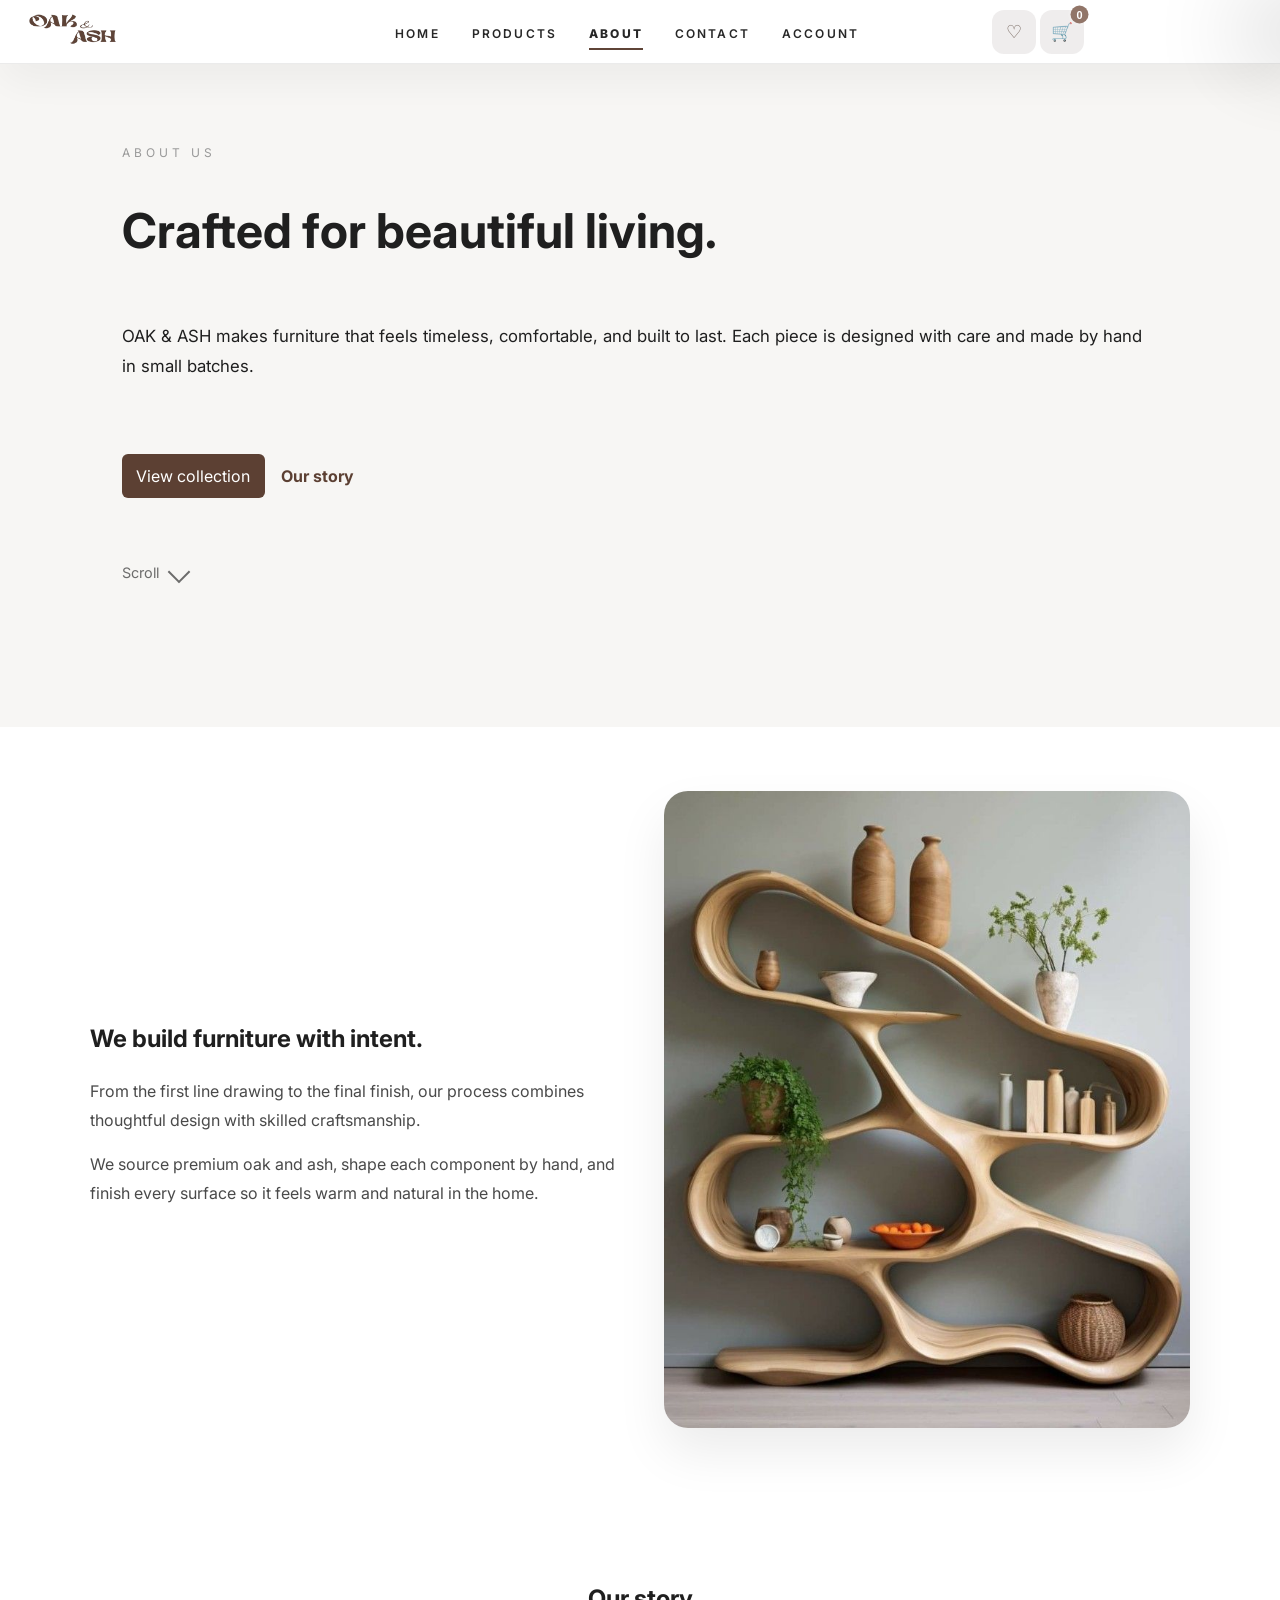
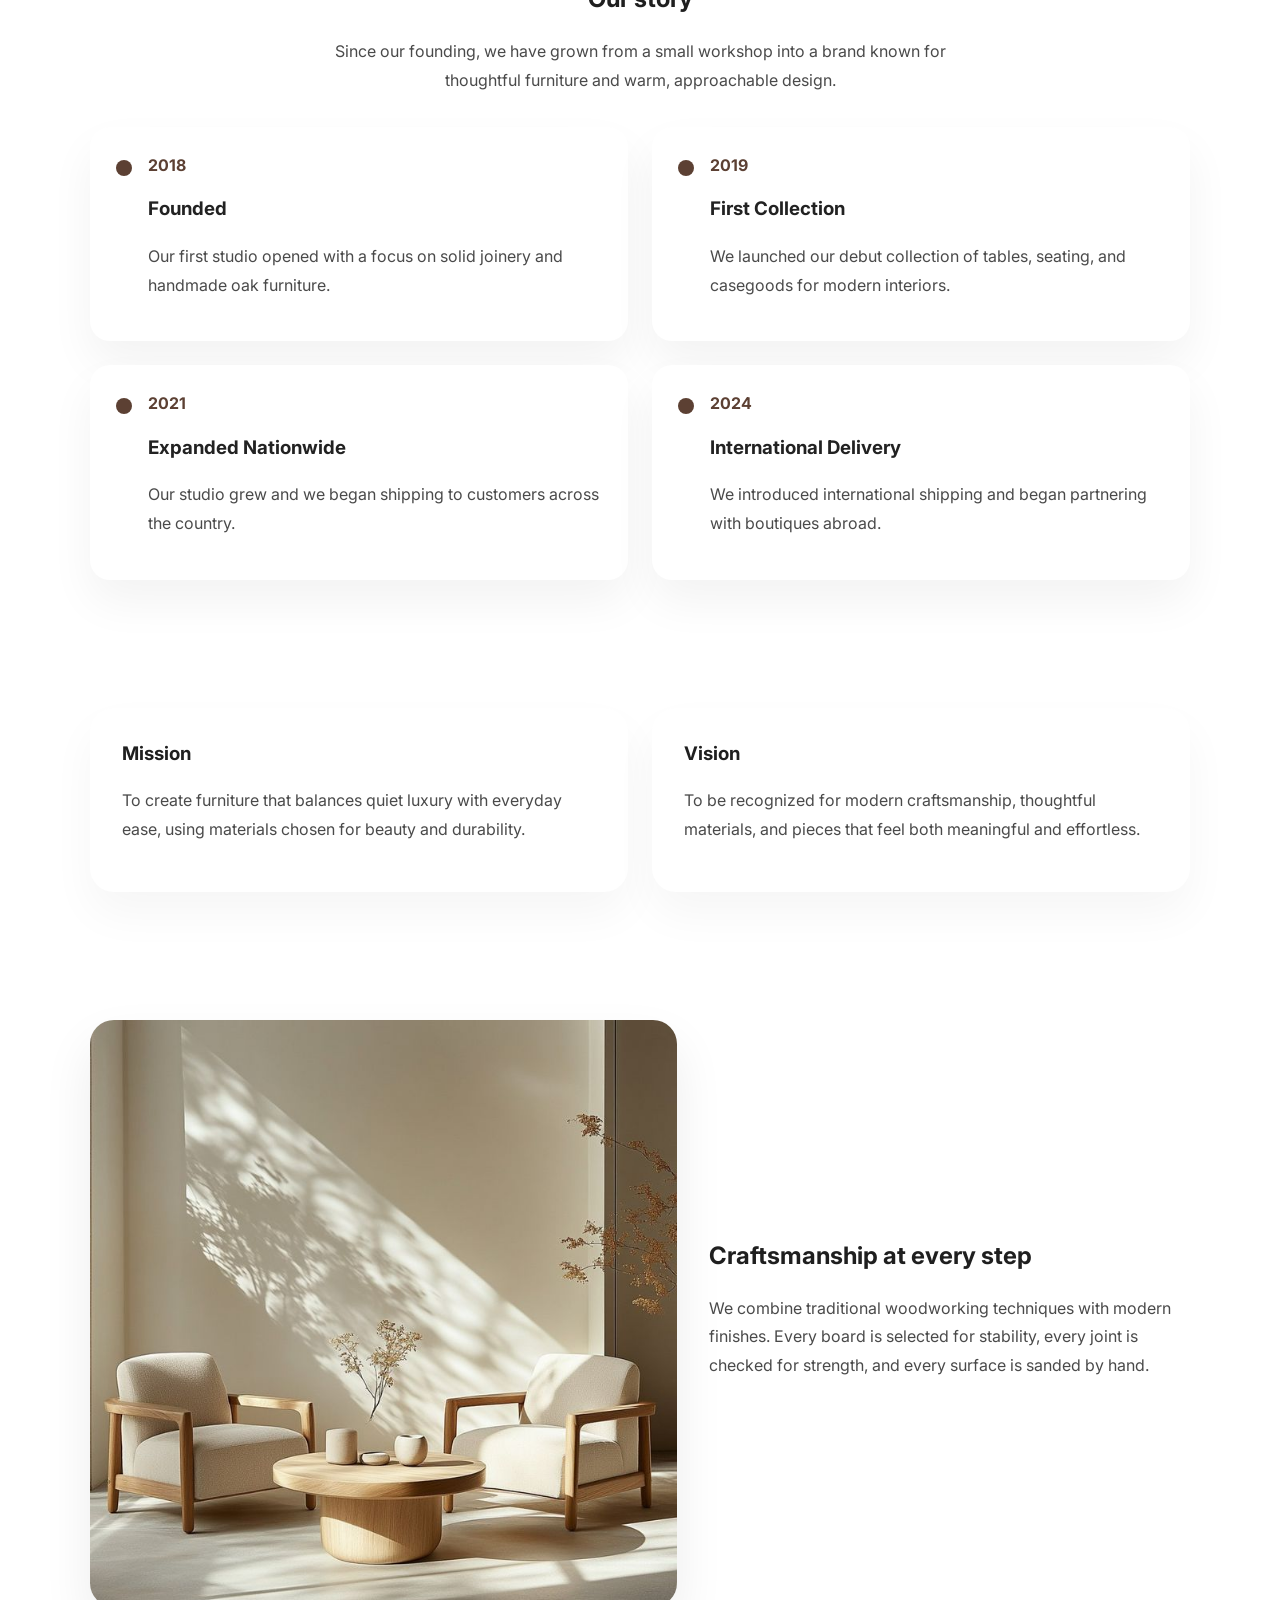
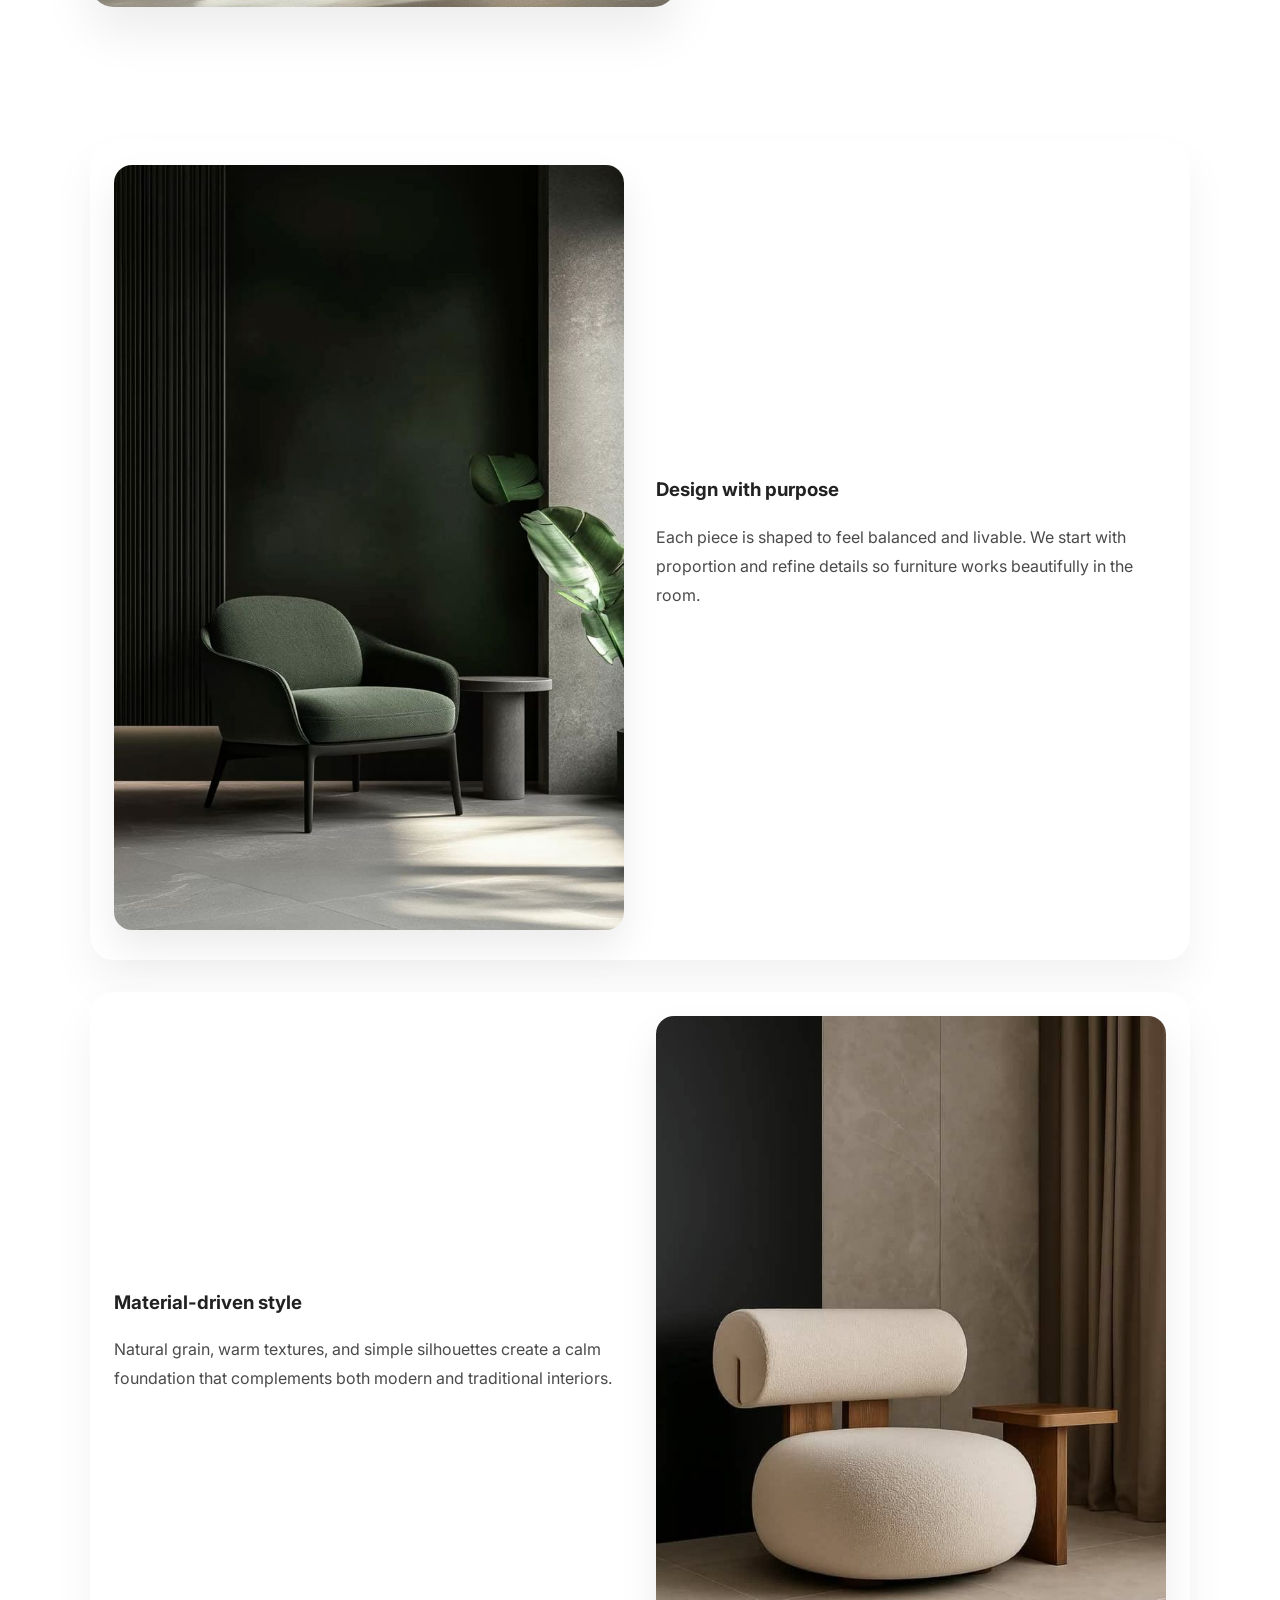
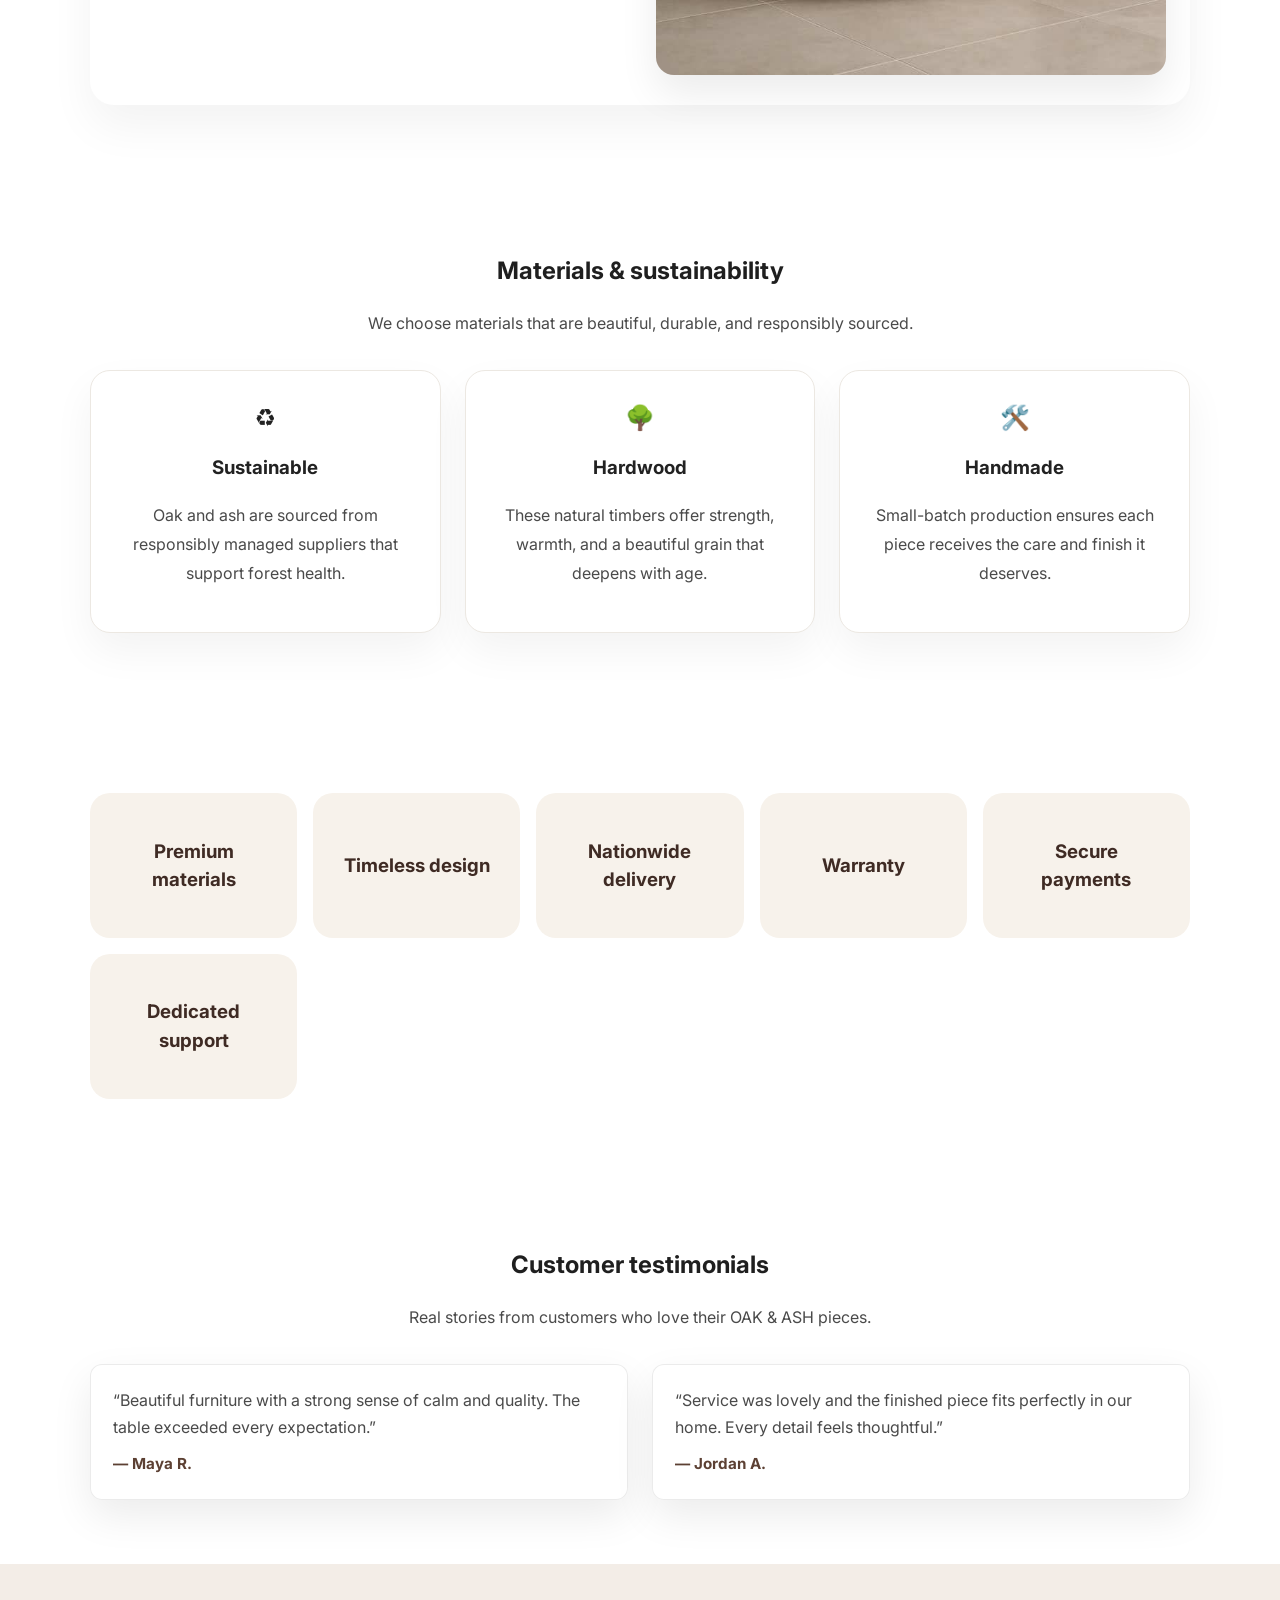
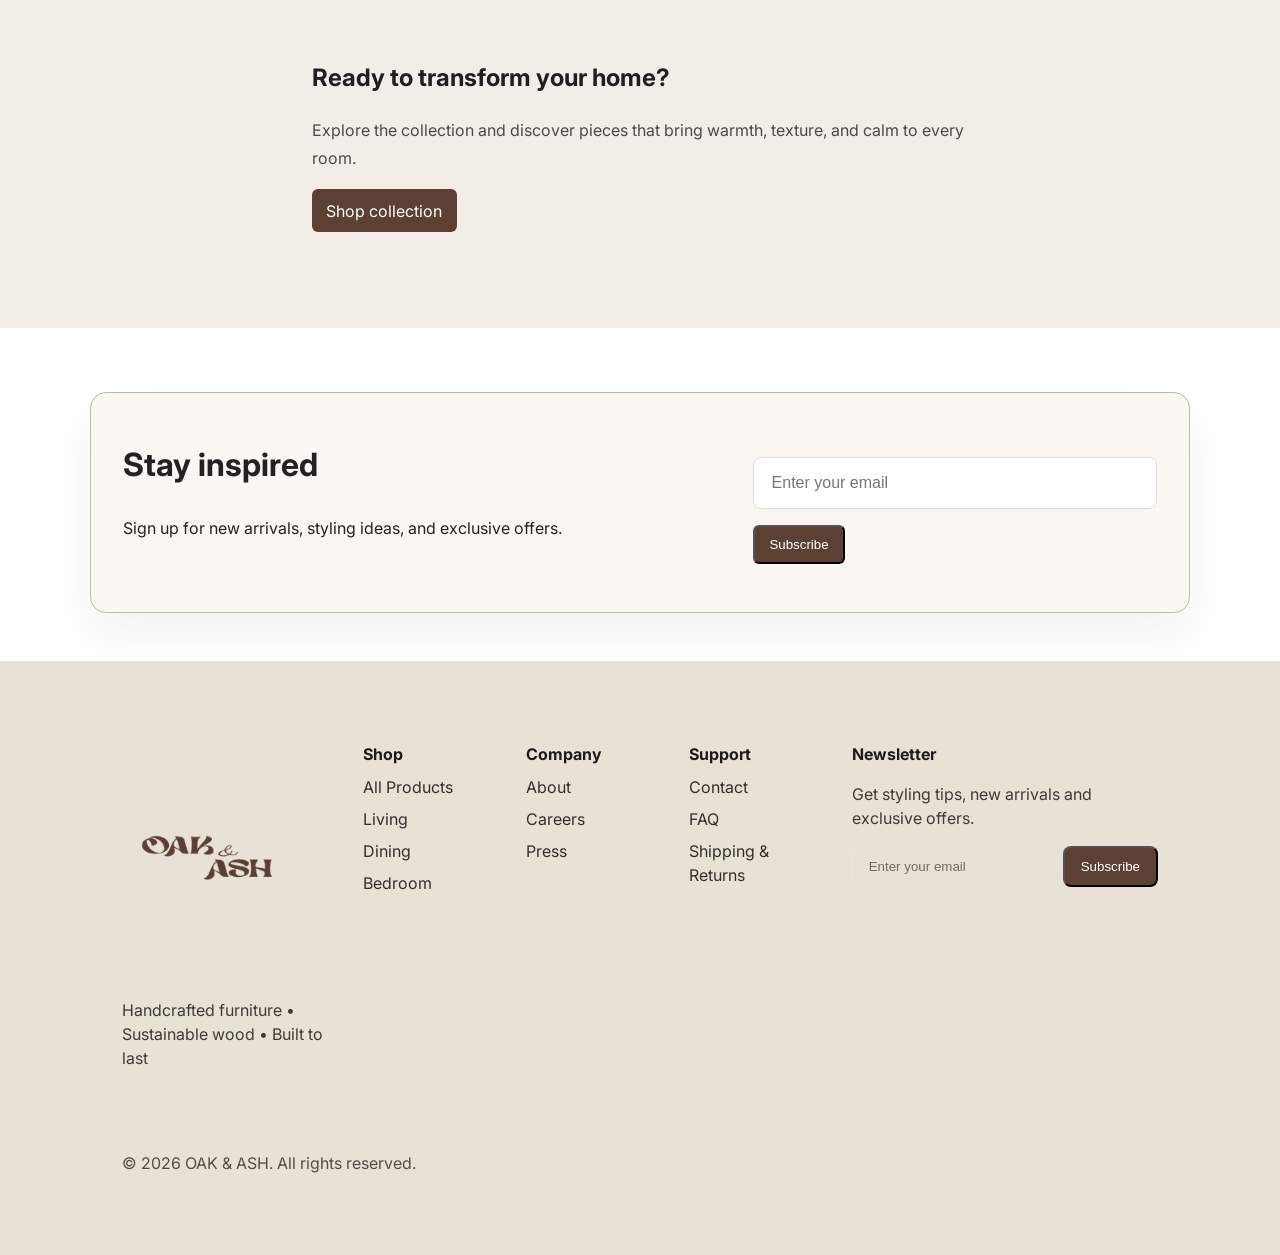
<file: about.html>
﻿<!doctype html>
<html lang="en">
<head>
  <meta charset="utf-8">
  <meta name="viewport" content="width=device-width,initial-scale=1">
  <title>About — OAK & ASH</title>
  <link href="https://fonts.googleapis.com/css2?family=Playfair+Display:wght@500;700&family=Inter:wght@300;400;600&display=swap" rel="stylesheet">
  <link rel="stylesheet" href="styles.css">
   <link rel="icon" type="image/png" href="IMAGES/Ellipse-removebg-preview.png">
</head>
<body>
  <header class="site-header alt-header">
    <div class="navbar container nav-row">
      <button id="nav-toggle" aria-expanded="false" aria-label="Open menu">☰</button>
      <a class="logo" href="index.html">
        <img class="brand-logo" src="IMAGES/Document-removebg-preview.png" alt="OAK & ASH logo">
      </a>
    <div class="mobile-actions">
          <button class="icon-btn" aria-label="Wishlist">♡</button>
          <button class="icon-btn" aria-label="Cart">🛒</button>
        </div>
        <nav class="site-nav" id="site-nav">
          <ul>
            <li><a href="index.html">Home</a></li>
            <li><a href="products.html">Products</a></li>
            <li><a href="about.html">About</a></li>
            <li><a href="contact.html">Contact</a></li>
            <li><a href="account.html">Account</a></li>
          </ul>
        </nav>
      </div>
      <div
        class="mobile-menu-overlay"
        id="mobile-menu-overlay"
        aria-hidden="true"
      >
        <div class="mobile-menu-inner">
          <button
            class="close-menu"
            id="mobile-menu-close"
            aria-label="Close menu"
          >
            ×
          </button>
          <div class="mobile-menu-links">
            <a href="products.html">Products</a>
            <a href="about.html">About</a>
            <a href="contact.html">Contact</a>
          </div>
          <div class="mobile-menu-footer">
            <a href="account.html">Account</a>
            <a href="favorites.html">Wishlist</a>
            <a href="cart.html">Cart</a>
          </div>
        </div>
      </div>
      <!-- Mini Cart -->
      <div id="mini-cart" class="mini-cart" aria-hidden="true">
        <div class="mini-cart-panel" id="mini-cart-panel" role="dialog" aria-label="Cart">
          <header class="mini-cart-header">
            <h3>Cart (<span id="mini-cart-count">0</span>)</h3>
            <button class="close-menu" id="mini-cart-close" aria-label="Close cart">×</button>
          </header>
          <div class="mini-cart-items" id="mini-cart-items"></div>
          <div class="mini-cart-footer">
            <div class="mini-cart-subtotal">Subtotal <strong id="mini-cart-subtotal">₦0</strong></div>
            <div class="mini-cart-actions">
              <a href="cart.html" class="btn">View Cart</a>
              <button id="mini-cart-checkout" class="btn btn-primary">Checkout</button>
            </div>
          </div>
        </div>
        <div class="mini-cart-backdrop" id="mini-cart-backdrop"></div>
      </div>
    </header>

  <main>
    <section class="page-hero about-hero">
      <div class="hero-content container">
        <span class="eyebrow">About Us</span>
        <h1>Crafted for beautiful living.</h1>
        <p>OAK & ASH makes furniture that feels timeless, comfortable, and built to last. Each piece is designed with care and made by hand in small batches.</p>
        <div class="hero-actions">
          <a class="btn" href="products.html">View collection</a>
          <a class="link-btn" href="#brand-intro">Our story</a>
        </div>
        <div class="scroll-indicator">
          <span>Scroll</span>
          <div class="arrow"></div>
        </div>
      </div>
    </section>

    <section id="brand-intro" class="page-section container brand-intro">
      <div class="brand-intro-text">
        <h2>We build furniture with intent.</h2>
        <p>From the first line drawing to the final finish, our process combines thoughtful design with skilled craftsmanship.</p>
        <p>We source premium oak and ash, shape each component by hand, and finish every surface so it feels warm and natural in the home.</p>
      </div>
      <div class="brand-intro-image">
        <img src="IMAGES/de4bc1a8a3d5f22f0ededd6a1e383d97.jpg" alt="Lifestyle interior with furniture">
      </div>
    </section>

    <section class="page-section container story-timeline">
      <div class="section-heading">
        <h2>Our story</h2>
        <p>Since our founding, we have grown from a small workshop into a brand known for thoughtful furniture and warm, approachable design.</p>
      </div>
      <div class="timeline-row">
        <article class="timeline-point">
          <div class="timeline-marker"></div>
          <div class="timeline-copy">
            <span class="timeline-year">2018</span>
            <h3>Founded</h3>
            <p>Our first studio opened with a focus on solid joinery and handmade oak furniture.</p>
          </div>
        </article>
        <article class="timeline-point">
          <div class="timeline-marker"></div>
          <div class="timeline-copy">
            <span class="timeline-year">2019</span>
            <h3>First Collection</h3>
            <p>We launched our debut collection of tables, seating, and casegoods for modern interiors.</p>
          </div>
        </article>
        <article class="timeline-point">
          <div class="timeline-marker"></div>
          <div class="timeline-copy">
            <span class="timeline-year">2021</span>
            <h3>Expanded Nationwide</h3>
            <p>Our studio grew and we began shipping to customers across the country.</p>
          </div>
        </article>
        <article class="timeline-point">
          <div class="timeline-marker"></div>
          <div class="timeline-copy">
            <span class="timeline-year">2024</span>
            <h3>International Delivery</h3>
            <p>We introduced international shipping and began partnering with boutiques abroad.</p>
          </div>
        </article>
      </div>
    </section>

    <section class="page-section container mission-vision">
      <article class="mission-card card-hover">
        <h3>Mission</h3>
        <p>To create furniture that balances quiet luxury with everyday ease, using materials chosen for beauty and durability.</p>
      </article>
      <article class="vision-card card-hover">
        <h3>Vision</h3>
        <p>To be recognized for modern craftsmanship, thoughtful materials, and pieces that feel both meaningful and effortless.</p>
      </article>
    </section>

    <section class="page-section container craftsmanship">
      <div class="craftsmanship-image">
        <img src="IMAGES/living room.jpg" alt="Workshop scene">
      </div>
      <div class="craftsmanship-copy">
        <h2>Craftsmanship at every step</h2>
        <p>We combine traditional woodworking techniques with modern finishes. Every board is selected for stability, every joint is checked for strength, and every surface is sanded by hand.</p>
      </div>
    </section>

    <section class="page-section container philosophy">
      <article class="philosophy-card">
        <div class="philosophy-image"><img src="IMAGES/e887a5b41c117ff6a8e086e158d0e97a.jpg" alt="Living room furniture"></div>
        <div class="philosophy-copy">
          <h3>Design with purpose</h3>
          <p>Each piece is shaped to feel balanced and livable. We start with proportion and refine details so furniture works beautifully in the room.</p>
        </div>
      </article>
      <article class="philosophy-card reverse">
        <div class="philosophy-copy">
          <h3>Material-driven style</h3>
          <p>Natural grain, warm textures, and simple silhouettes create a calm foundation that complements both modern and traditional interiors.</p>
        </div>
        <div class="philosophy-image"><img src="IMAGES/a9927936d4dd0907283b5fdb41ced544.jpg" alt="Workshop wood detail"></div>
      </article>
    </section>

    <section class="page-section container materials-grid-section">
      <div class="section-heading">
        <h2>Materials & sustainability</h2>
        <p>We choose materials that are beautiful, durable, and responsibly sourced.</p>
      </div>
      <div class="materials-grid">
        <article class="material-card">
          <div class="material-icon">♻️</div>
          <h3>Sustainable</h3>
          <p>Oak and ash are sourced from responsibly managed suppliers that support forest health.</p>
        </article>
        <article class="material-card">
          <div class="material-icon">🌳</div>
          <h3>Hardwood</h3>
          <p>These natural timbers offer strength, warmth, and a beautiful grain that deepens with age.</p>
        </article>
        <article class="material-card">
          <div class="material-icon">🛠️</div>
          <h3>Handmade</h3>
          <p>Small-batch production ensures each piece receives the care and finish it deserves.</p>
        </article>
      </div>
    </section>

    <section class="page-section container why-choose-grid">
      <div class="why-card">
        <h3>Premium materials</h3>
      </div>
      <div class="why-card">
        <h3>Timeless design</h3>
      </div>
      <div class="why-card">
        <h3>Nationwide delivery</h3>
      </div>
      <div class="why-card">
        <h3>Warranty</h3>
      </div>
      <div class="why-card">
        <h3>Secure payments</h3>
      </div>
      <div class="why-card">
        <h3>Dedicated support</h3>
      </div>
    </section>

    <section class="page-section container testimonials-section">
      <div class="section-heading">
        <h2>Customer testimonials</h2>
        <p>Real stories from customers who love their OAK & ASH pieces.</p>
      </div>
      <div class="testimonial-slider">
        <article class="testimonial-card">
          <p>“Beautiful furniture with a strong sense of calm and quality. The table exceeded every expectation.”</p>
          <strong>— Maya R.</strong>
        </article>
        <article class="testimonial-card">
          <p>“Service was lovely and the finished piece fits perfectly in our home. Every detail feels thoughtful.”</p>
          <strong>— Jordan A.</strong>
        </article>
      </div>
    </section>

    <section class="cta-banner page-section">
      <div class="cta-copy container">
        <h2>Ready to transform your home?</h2>
        <p>Explore the collection and discover pieces that bring warmth, texture, and calm to every room.</p>
        <a class="btn" href="products.html">Shop collection</a>
      </div>
    </section>

    <section class="newsletter container">
      <div class="newsletter-copy">
        <h2>Stay inspired</h2>
        <p>Sign up for new arrivals, styling ideas, and exclusive offers.</p>
      </div>
      <form class="newsletter-form">
        <input type="email" placeholder="Enter your email" aria-label="Email address">
        <button class="btn" type="submit">Subscribe</button>
      </form>
    </section>
  </main>

  <footer class="site-footer">
    <div class="container footer-inner">
      <div class="footer-columns">
        <div class="footer-col footer-brand">
          <a class="logo" href="index.html"><img class="brand-logo" src="IMAGES/Document-removebg-preview.png" alt="OAK & ASH logo"></a>
          <p class="footer-desc">Handcrafted furniture • Sustainable wood • Built to last</p>
        </div>

        <div class="footer-col">
          <h4>Shop</h4>
          <ul>
            <li><a href="products.html">All Products</a></li>
            <li><a href="products.html">Living</a></li>
            <li><a href="products.html">Dining</a></li>
            <li><a href="products.html">Bedroom</a></li>
          </ul>
        </div>

        <div class="footer-col">
          <h4>Company</h4>
          <ul>
            <li><a href="about.html">About</a></li>
            <li><a href="#">Careers</a></li>
            <li><a href="#">Press</a></li>
          </ul>
        </div>

        <div class="footer-col">
          <h4>Support</h4>
          <ul>
            <li><a href="contact.html">Contact</a></li>
            <li><a href="#">FAQ</a></li>
            <li><a href="#">Shipping & Returns</a></li>
          </ul>
        </div>

        <div class="footer-col newsletter-col">
          <h4>Newsletter</h4>
          <p>Get styling tips, new arrivals and exclusive offers.</p>
          <form class="footer-newsletter" action="#" method="post">
            <input type="email" name="email" placeholder="Enter your email" aria-label="Email address">
            <button class="btn" type="submit">Subscribe</button>
          </form>
        </div>
      </div>

      <div class="footer-bottom">
        <div class="footer-legal">© <span id="year"></span> OAK & ASH. All rights reserved.</div>
      
      </div>
    </div>
  </footer>

  <script src="script.js"></script>
</body>
</html>
</file>
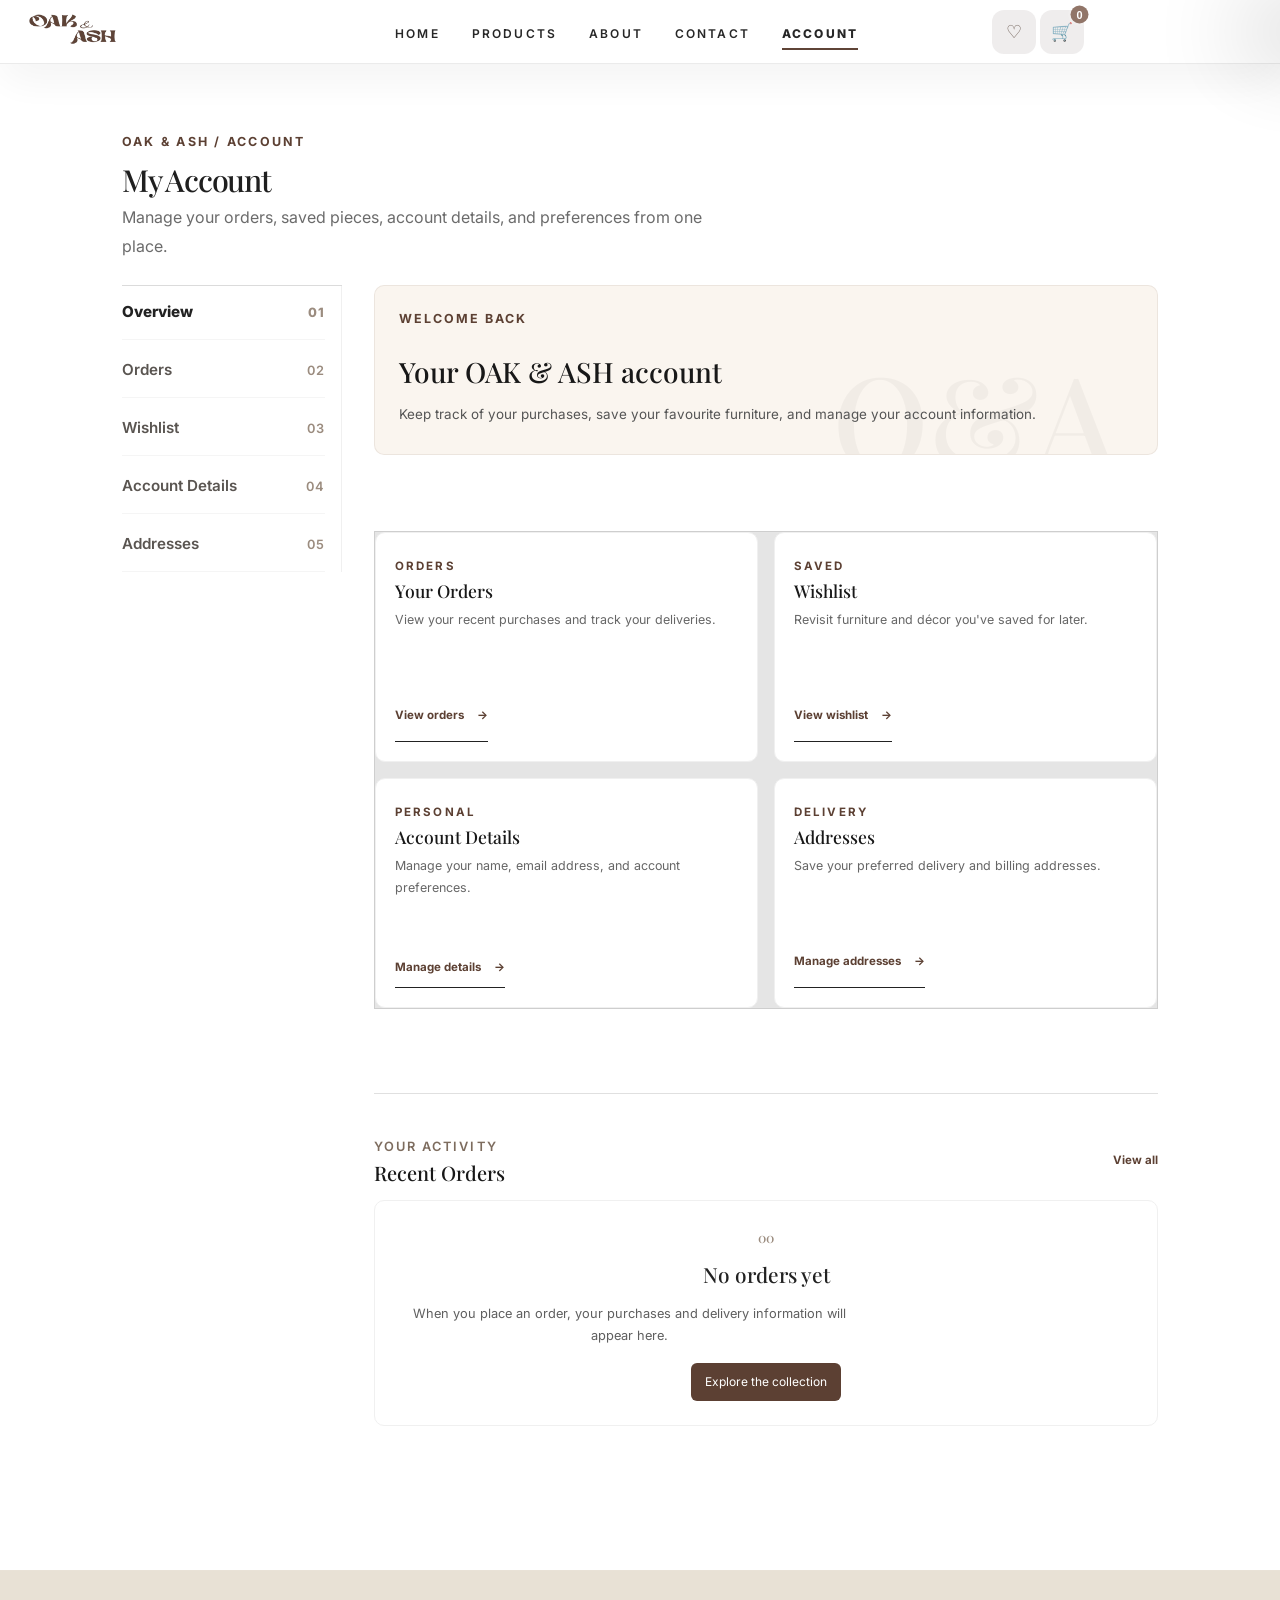
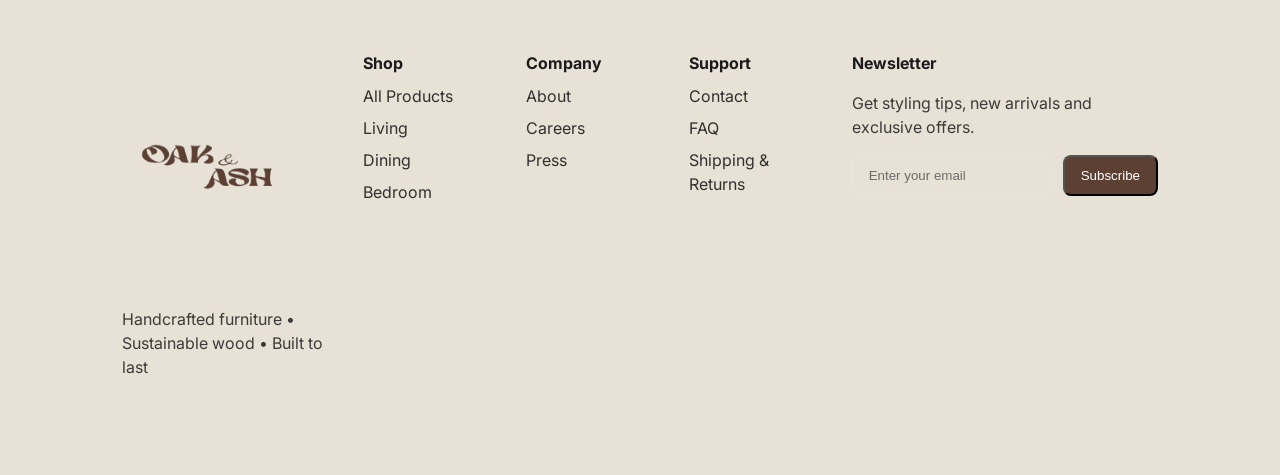
<file: account.html>
﻿<!doctype html>
<html lang="en">
  <head>
    <meta charset="utf-8" />
    <meta name="viewport" content="width=device-width,initial-scale=1" />
    <title>About — OAK & ASH</title>
    <link
      href="https://fonts.googleapis.com/css2?family=Playfair+Display:wght@500;700&family=Inter:wght@300;400;600&display=swap"
      rel="stylesheet"
    />
    <link rel="stylesheet" href="styles.css" />
    <link rel="stylesheet" href="account.css" />
     <link rel="icon" type="image/png" href="IMAGES/Ellipse-removebg-preview.png">
  </head>
  <body class="checkout-page">
    <header class="site-header alt-header">
      <div class="navbar container nav-row">
        <button id="nav-toggle" aria-expanded="false" aria-label="Open menu">
          ☰
        </button>
        <a class="logo" href="index.html">
          <img
            class="brand-logo"
            src="IMAGES/Document-removebg-preview.png"
            alt="OAK & ASH logo"
          />
        </a>
    <div class="mobile-actions">
          <button class="icon-btn" aria-label="Wishlist">♡</button>
          <button class="icon-btn" aria-label="Cart">🛒</button>
        </div>
        <nav class="site-nav" id="site-nav">
          <ul>
            <li><a href="index.html">Home</a></li>
            <li><a href="products.html">Products</a></li>
            <li><a href="about.html">About</a></li>
            <li><a href="contact.html">Contact</a></li>
            <li><a href="account.html">Account</a></li>
          </ul>
        </nav>
      </div>
      <div
        class="mobile-menu-overlay"
        id="mobile-menu-overlay"
        aria-hidden="true"
      >
        <div class="mobile-menu-inner">
          <button
            class="close-menu"
            id="mobile-menu-close"
            aria-label="Close menu"
          >
            ×
          </button>
          <div class="mobile-menu-links">
            <a href="products.html">Products</a>
            <a href="about.html">About</a>
            <a href="contact.html">Contact</a>
          </div>
          <div class="mobile-menu-footer">
            <a href="account.html">Account</a>
            <a href="favorites.html">Wishlist</a>
            <a href="cart.html">Cart</a>
          </div>
        </div>
      </div>
      <!-- Mini Cart -->
      <div id="mini-cart" class="mini-cart" aria-hidden="true">
        <div
          class="mini-cart-panel"
          id="mini-cart-panel"
          role="dialog"
          aria-label="Cart"
        >
          <header class="mini-cart-header">
            <h3>Cart (<span id="mini-cart-count">0</span>)</h3>
            <button
              class="close-menu"
              id="mini-cart-close"
              aria-label="Close cart"
            >
              ×
            </button>
          </header>
          <div class="mini-cart-items" id="mini-cart-items"></div>
          <div class="mini-cart-footer">
            <div class="mini-cart-subtotal">
              Subtotal <strong id="mini-cart-subtotal">₦0</strong>
            </div>
            <div class="mini-cart-actions">
              <a href="cart.html" class="btn">View Cart</a>
              <button id="mini-cart-checkout" class="btn btn-primary">
                Checkout
              </button>
            </div>
          </div>
        </div>
        <div class="mini-cart-backdrop" id="mini-cart-backdrop"></div>
      </div>
    </header>

    <!-- =====================================================
     ACCOUNT PAGE
     ===================================================== -->

    <main class="account-page">
      <div class="container">
        <!-- ACCOUNT HEADER -->
        <header class="account-header">
          <span class="account-eyebrow">OAK & ASH / Account</span>

          <h1>My Account</h1>

          <p>
            Manage your orders, saved pieces, account details, and preferences
            from one place.
          </p>
        </header>

        <!-- ACCOUNT LAYOUT -->
        <div class="account-layout">
          <!-- SIDEBAR -->
          <aside class="account-sidebar">
            <nav aria-label="Account navigation">
              <a href="#overview" class="active">
                <span>Overview</span>
                <span class="account-number">01</span>
              </a>

              <a href="#orders">
                <span>Orders</span>
                <span class="account-number">02</span>
              </a>

              <a href="favorites.html">
                <span>Wishlist</span>
                <span class="account-number">03</span>
              </a>

              <a href="#details">
                <span>Account Details</span>
                <span class="account-number">04</span>
              </a>

              <a href="#addresses">
                <span>Addresses</span>
                <span class="account-number">05</span>
              </a>

              
            </nav>
          </aside>

          <!-- ACCOUNT CONTENT -->
          <div class="account-content">
            <!-- WELCOME -->
            <section class="account-welcome" id="overview">
              <span class="account-welcome-label"> Welcome back </span>

              <h2>Your OAK & ASH account</h2>

              <p>
                Keep track of your purchases, save your favourite furniture, and
                manage your account information.
              </p>
            </section>

            <!-- QUICK ACCESS CARDS -->
            <section class="account-card-grid">
              <!-- ORDERS -->
              <article class="account-card">
                <div>
                  <span class="account-card-label"> Orders </span>

                  <h3>Your Orders</h3>

                  <p>View your recent purchases and track your deliveries.</p>
                </div>

                <a href="#orders"> View orders <span>→</span> </a>
              </article>

              <!-- WISHLIST -->
              <article class="account-card">
                <div>
                  <span class="account-card-label"> Saved </span>

                  <h3>Wishlist</h3>

                  <p>Revisit furniture and décor you've saved for later.</p>
                </div>

                <a href="favorites.html"> View wishlist <span>→</span> </a>
              </article>

              <!-- DETAILS -->
              <article class="account-card" id="details">
                <div>
                  <span class="account-card-label"> Personal </span>

                  <h3>Account Details</h3>

                  <p>
                    Manage your name, email address, and account preferences.
                  </p>
                </div>

                <a href="#details"> Manage details <span>→</span> </a>
              </article>

              <!-- ADDRESSES -->
              <article class="account-card" id="addresses">
                <div>
                  <span class="account-card-label"> Delivery </span>

                  <h3>Addresses</h3>

                  <p>Save your preferred delivery and billing addresses.</p>
                </div>

                <a href="#addresses"> Manage addresses <span>→</span> </a>
              </article>
            </section>

            <!-- RECENT ORDERS -->
            <section class="account-section" id="orders">
              <div class="account-section-header">
                <div>
                  <span class="account-section-eyebrow"> Your activity </span>

                  <h2>Recent Orders</h2>
                </div>

                <a href="#orders"> View all </a>
              </div>

              <div class="orders-empty">
                <span class="orders-empty-number"> 00 </span>

                <h3>No orders yet</h3>

                <p>
                  When you place an order, your purchases and delivery
                  information will appear here.
                </p>

                <a href="products.html" class="btn btn-primary">
                  Explore the collection
                </a>
              </div>
            </section>
          </div>
        </div>
      </div>
    </main>

    <footer class="site-footer">
      <div class="container footer-inner">
        <div class="footer-columns">
          <div class="footer-col footer-brand">
            <a class="logo" href="index.html"
              ><img
                class="brand-logo"
                src="IMAGES/Document-removebg-preview.png"
                alt="OAK & ASH logo"
            /></a>
            <p class="footer-desc">
              Handcrafted furniture • Sustainable wood • Built to last
            </p>
          </div>

          <div class="footer-col">
            <h4>Shop</h4>
            <ul>
              <li><a href="products.html">All Products</a></li>
              <li><a href="products.html">Living</a></li>
              <li><a href="products.html">Dining</a></li>
              <li><a href="products.html">Bedroom</a></li>
            </ul>
          </div>

          <div class="footer-col">
            <h4>Company</h4>
            <ul>
              <li><a href="about.html">About</a></li>
              <li><a href="#">Careers</a></li>
              <li><a href="#">Press</a></li>
            </ul>
          </div>

          <div class="footer-col">
            <h4>Support</h4>
            <ul>
              <li><a href="contact.html">Contact</a></li>
              <li><a href="#">FAQ</a></li>
              <li><a href="#">Shipping & Returns</a></li>
            </ul>
          </div>

          <div class="footer-col newsletter-col">
            <h4>Newsletter</h4>
            <p>Get styling tips, new arrivals and exclusive offers.</p>
            <form class="footer-newsletter" action="#" method="post">
              <input
                type="email"
                name="email"
                placeholder="Enter your email"
                aria-label="Email address"
              />
              <button class="btn" type="submit">Subscribe</button>
            </form>
          </div>
        </div>
      </div>
    </footer>

    <script src="script.js"></script>
  </body>
</html>
</file>
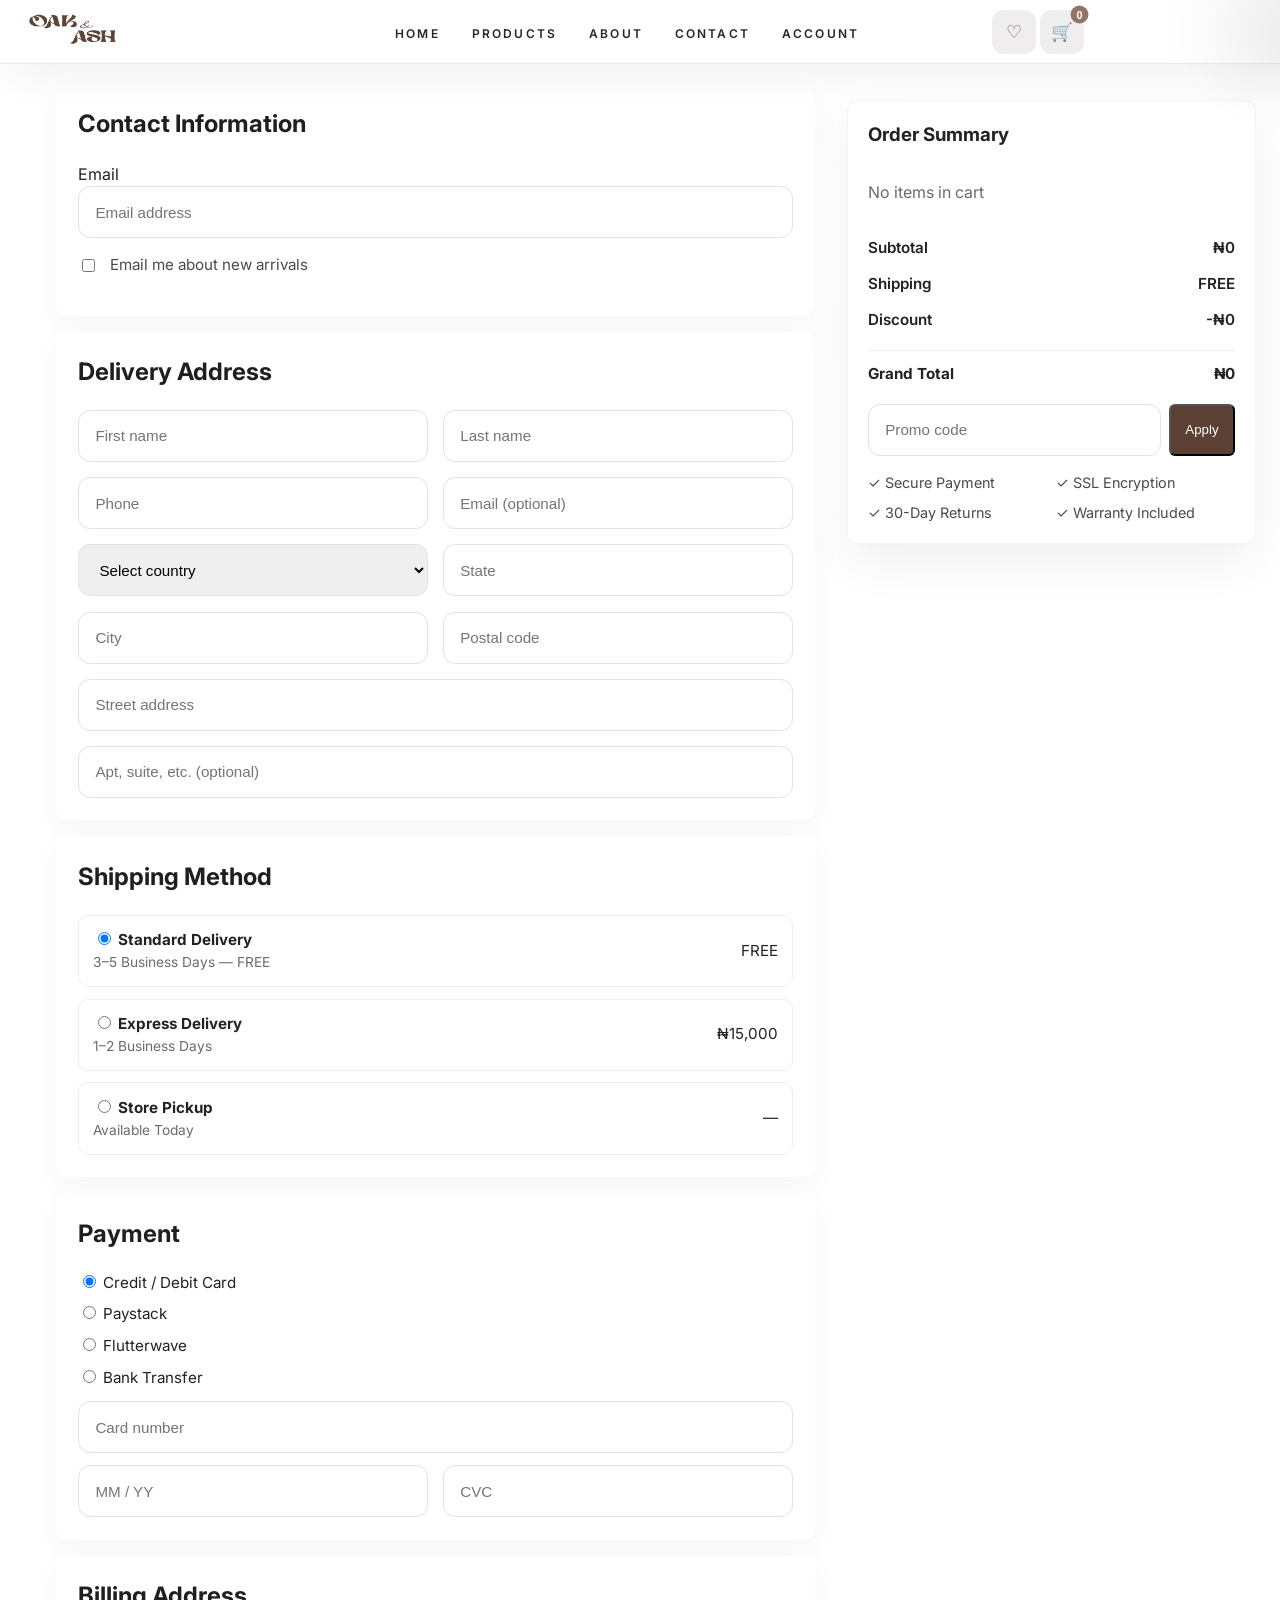
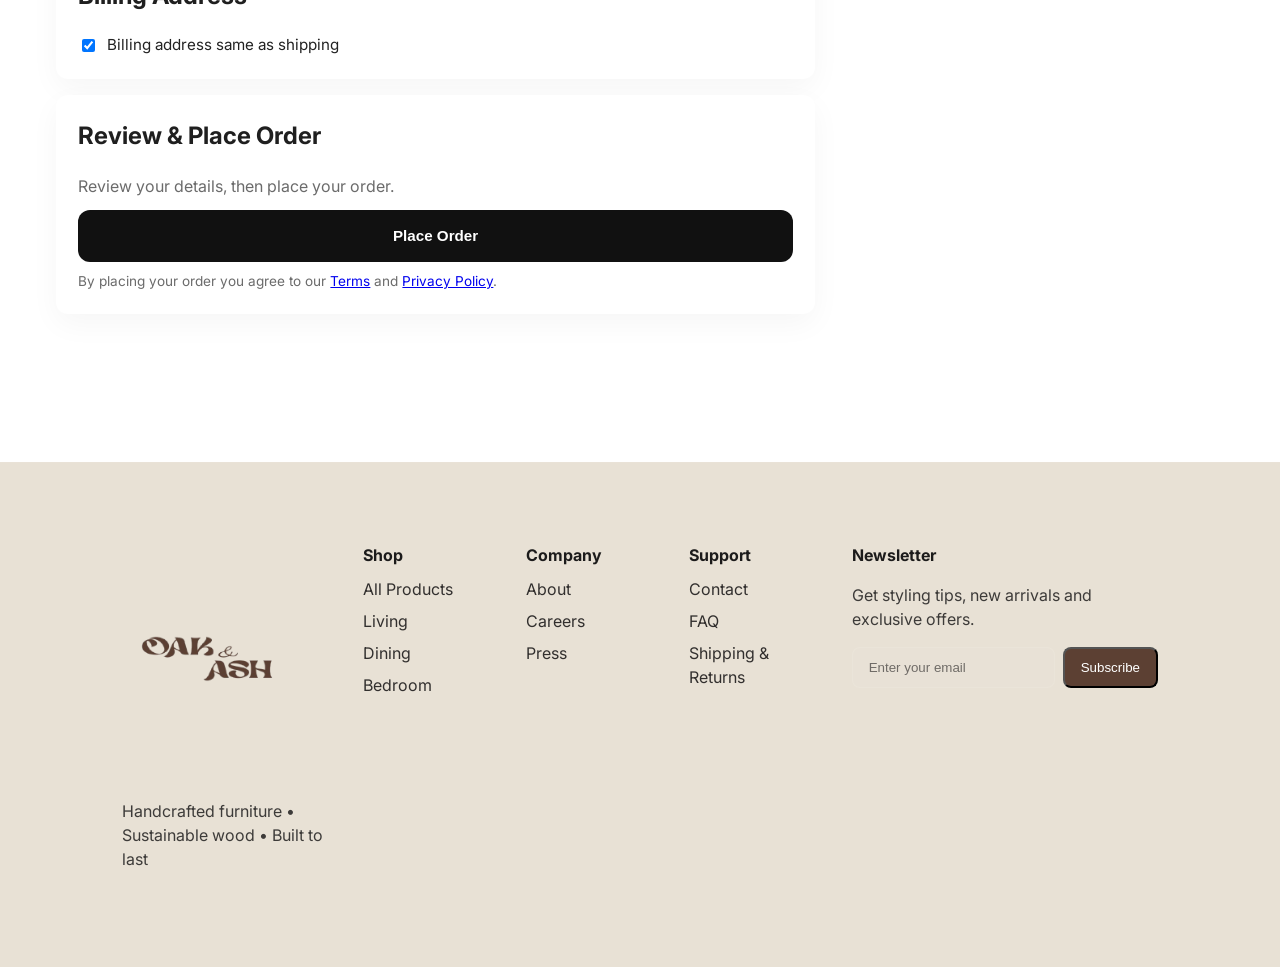
<file: checkout.html>
﻿<!doctype html>
<html lang="en">
  <head>
    <meta charset="utf-8" />
    <meta name="viewport" content="width=device-width,initial-scale=1" />
    <title>About — OAK & ASH</title>
    <link
      href="https://fonts.googleapis.com/css2?family=Playfair+Display:wght@500;700&family=Inter:wght@300;400;600&display=swap"
      rel="stylesheet"
    />
    <link rel="stylesheet" href="styles.css" />
     <link rel="icon" type="image/png" href="IMAGES/Ellipse-removebg-preview.png">
  </head>
  <body class="checkout-page">
    <header class="site-header alt-header">
      <div class="navbar container nav-row">
        <button id="nav-toggle" aria-expanded="false" aria-label="Open menu">
          ☰
        </button>
        <a class="logo" href="index.html">
          <img
            class="brand-logo"
            src="IMAGES/Document-removebg-preview.png"
            alt="OAK & ASH logo"
          />
        </a>
       <div class="mobile-actions">
          <button class="icon-btn" aria-label="Wishlist">♡</button>
          <button class="icon-btn" aria-label="Cart">🛒</button>
        </div>
        <nav class="site-nav" id="site-nav">
          <ul>
            <li><a href="index.html">Home</a></li>
            <li><a href="products.html">Products</a></li>
            <li><a href="about.html">About</a></li>
            <li><a href="contact.html">Contact</a></li>
            <li><a href="account.html">Account</a></li>
          </ul>
        </nav>
      </div>
      <div
        class="mobile-menu-overlay"
        id="mobile-menu-overlay"
        aria-hidden="true"
      >
        <div class="mobile-menu-inner">
          <button
            class="close-menu"
            id="mobile-menu-close"
            aria-label="Close menu"
          >
            ×
          </button>
          <div class="mobile-menu-links">
            <a href="products.html">Products</a>
            <a href="about.html">About</a>
            <a href="contact.html">Contact</a>
          </div>
          <div class="mobile-menu-footer">
            <a href="account.html">Account</a>
            <a href="favorites.html">Wishlist</a>
            <a href="cart.html">Cart</a>
          </div>
        </div>
      </div>
      <!-- Mini Cart -->
      <div id="mini-cart" class="mini-cart" aria-hidden="true">
        <div
          class="mini-cart-panel"
          id="mini-cart-panel"
          role="dialog"
          aria-label="Cart"
        >
          <header class="mini-cart-header">
            <h3>Cart (<span id="mini-cart-count">0</span>)</h3>
            <button
              class="close-menu"
              id="mini-cart-close"
              aria-label="Close cart"
            >
              ×
            </button>
          </header>
          <div class="mini-cart-items" id="mini-cart-items"></div>
          <div class="mini-cart-footer">
            <div class="mini-cart-subtotal">
              Subtotal <strong id="mini-cart-subtotal">₦0</strong>
            </div>
            <div class="mini-cart-actions">
              <a href="cart.html" class="btn">View Cart</a>
              <button id="mini-cart-checkout" class="btn btn-primary">
                Checkout
              </button>
            </div>
          </div>
        </div>
        <div class="mini-cart-backdrop" id="mini-cart-backdrop"></div>
      </div>
    </header>

    <main class="page-section">
      <div class="checkout-grid">
        <form id="checkout-form" class="checkout-form" novalidate>
          <div class="checkout-section" data-step="1">
            <h2 class="section-title">Contact Information</h2>
            <label class="sr-only">Email</label>
            <input
              name="email"
              type="email"
              required
              placeholder="Email address"
              class="input-field"
            />
            <div class="checkbox-field checkbox-row">
              <input id="subscribe" type="checkbox" name="subscribe" /><label
                for="subscribe"
                >Email me about new arrivals</label
              >
            </div>
          </div>

          <div class="checkout-section" data-step="1">
            <h2 class="section-title">Delivery Address</h2>
            <div class="field-grid">
              <input
                name="first"
                required
                placeholder="First name"
                class="input-field"
              />
              <input
                name="last"
                required
                placeholder="Last name"
                class="input-field"
              />
              <input name="phone" placeholder="Phone" class="input-field" />
              <input
                name="email2"
                placeholder="Email (optional)"
                class="input-field"
              />
              <select name="country" class="input-field">
                <option value="">Select country</option>
                <option value="NG">Nigeria</option>
                <option value="US">United States</option>
              </select>
              <input name="state" placeholder="State" class="input-field" />
              <input name="city" placeholder="City" class="input-field" />
              <input
                name="zip"
                placeholder="Postal code"
                required
                class="input-field"
              />
              <input
                name="street"
                placeholder="Street address"
                required
                class="input-field full-width"
              />
              <input
                name="apartment"
                placeholder="Apt, suite, etc. (optional)"
                class="input-field full-width"
              />
            </div>
          </div>

          <div class="checkout-section" data-step="2">
            <h2 class="section-title">Shipping Method</h2>
            <div class="radio-list">
              <label class="shipping-option"
                ><div>
                  <input
                    type="radio"
                    name="delivery"
                    value="standard"
                    data-price="0"
                    checked
                  />
                  <strong>Standard Delivery</strong>
                  <small>3–5 Business Days — FREE</small>
                </div>
                <div>FREE</div></label
              >

              <label class="shipping-option"
                ><div>
                  <input
                    type="radio"
                    name="delivery"
                    value="express"
                    data-price="15000"
                  />
                  <strong>Express Delivery</strong>
                  <small>1–2 Business Days</small>
                </div>
                <div>₦15,000</div></label
              >

              <label class="shipping-option"
                ><div>
                  <input
                    type="radio"
                    name="delivery"
                    value="pickup"
                    data-price="0"
                  />
                  <strong>Store Pickup</strong>
                  <small>Available Today</small>
                </div>
                <div>—</div></label
              >
            </div>
          </div>

          <div class="checkout-section" data-step="3">
            <h2 class="section-title">Payment</h2>
            <div class="payment-methods">
              <label
                ><input type="radio" name="payment" value="card" checked />
                Credit / Debit Card</label
              >
              <label
                ><input type="radio" name="payment" value="paystack" />
                Paystack</label
              >
              <label
                ><input type="radio" name="payment" value="flutterwave" />
                Flutterwave</label
              >
              <label
                ><input type="radio" name="payment" value="bank" /> Bank
                Transfer</label
              >
            </div>

            <div class="section-group">
              <input
                name="card"
                placeholder="Card number"
                class="input-field"
                required
              />
              <div class="field-grid field-grid-compact">
                <input
                  name="expiry"
                  placeholder="MM / YY"
                  class="input-field"
                  required
                />
                <input
                  name="cvc"
                  placeholder="CVC"
                  class="input-field"
                  required
                />
              </div>
            </div>
          </div>

          <div class="checkout-section" data-step="3">
            <h2 class="section-title">Billing Address</h2>
            <div class="billing-same">
              <input id="same-as-shipping" type="checkbox" checked />
              <label for="same-as-shipping"
                >Billing address same as shipping</label
              >
            </div>
            <div id="billing-fields" class="billing-hidden">
              <input
                name="b_street"
                placeholder="Billing street address"
                class="input-field"
              />
            </div>
          </div>

          <div class="checkout-section" data-step="4">
            <h2 class="section-title">Review & Place Order</h2>
            <div style="color: #6b6b6b; margin-bottom: 0.75rem">
              Review your details, then place your order.
            </div>
            <button type="submit" class="place-order">Place Order</button>
            <div style="margin-top: 0.6rem; font-size: 0.85rem; color: #6b6b6b">
              By placing your order you agree to our <a href="#">Terms</a> and
              <a href="#">Privacy Policy</a>.
            </div>
          </div>
        </form>

        <aside class="checkout-summary" id="checkout-summary">
          <h3 style="margin-top: 0">Order Summary</h3>
          <div id="checkout-items"></div>

          <div class="order-totals">
            <div class="total-row">
              <span>Subtotal</span><span id="checkout-subtotal">₦0</span>
            </div>
            <div class="total-row">
              <span>Shipping</span
              ><span id="checkout-shipping">Calculated</span>
            </div>
            <div class="total-row">
              <span>Discount</span><span id="checkout-discount">-₦0</span>
            </div>
            <div class="total-row total-row-grand">
              <strong>Grand Total</strong
              ><strong id="checkout-total">₦0</strong>
            </div>
          </div>

          <div class="promo-row">
            <input
              id="promo-code"
              placeholder="Promo code"
              class="input-field"
            />
            <button id="apply-promo" class="btn">Apply</button>
          </div>

          <div class="trust-badges">
            <div class="trust-badge">✓ Secure Payment</div>
            <div class="trust-badge">✓ SSL Encryption</div>
            <div class="trust-badge">✓ 30-Day Returns</div>
            <div class="trust-badge">✓ Warranty Included</div>
          </div>
        </aside>
      </div>
    </main>

    <footer class="site-footer">
      <div class="container footer-inner">
        <div class="footer-columns">
          <div class="footer-col footer-brand">
            <a class="logo" href="index.html"
              ><img
                class="brand-logo"
                src="IMAGES/Document-removebg-preview.png"
                alt="OAK & ASH logo"
            /></a>
            <p class="footer-desc">
              Handcrafted furniture • Sustainable wood • Built to last
            </p>
          </div>

          <div class="footer-col">
            <h4>Shop</h4>
            <ul>
              <li><a href="products.html">All Products</a></li>
              <li><a href="products.html">Living</a></li>
              <li><a href="products.html">Dining</a></li>
              <li><a href="products.html">Bedroom</a></li>
            </ul>
          </div>

          <div class="footer-col">
            <h4>Company</h4>
            <ul>
              <li><a href="about.html">About</a></li>
              <li><a href="#">Careers</a></li>
              <li><a href="#">Press</a></li>
            </ul>
          </div>

          <div class="footer-col">
            <h4>Support</h4>
            <ul>
              <li><a href="contact.html">Contact</a></li>
              <li><a href="#">FAQ</a></li>
              <li><a href="#">Shipping & Returns</a></li>
            </ul>
          </div>

          <div class="footer-col newsletter-col">
            <h4>Newsletter</h4>
            <p>Get styling tips, new arrivals and exclusive offers.</p>
            <form class="footer-newsletter" action="#" method="post">
              <input
                type="email"
                name="email"
                placeholder="Enter your email"
                aria-label="Email address"
              />
              <button class="btn" type="submit">Subscribe</button>
            </form>
          </div>
        </div>
      </div>
    </footer>

    <script src="script.js"></script>
  </body>
</html>
</file>
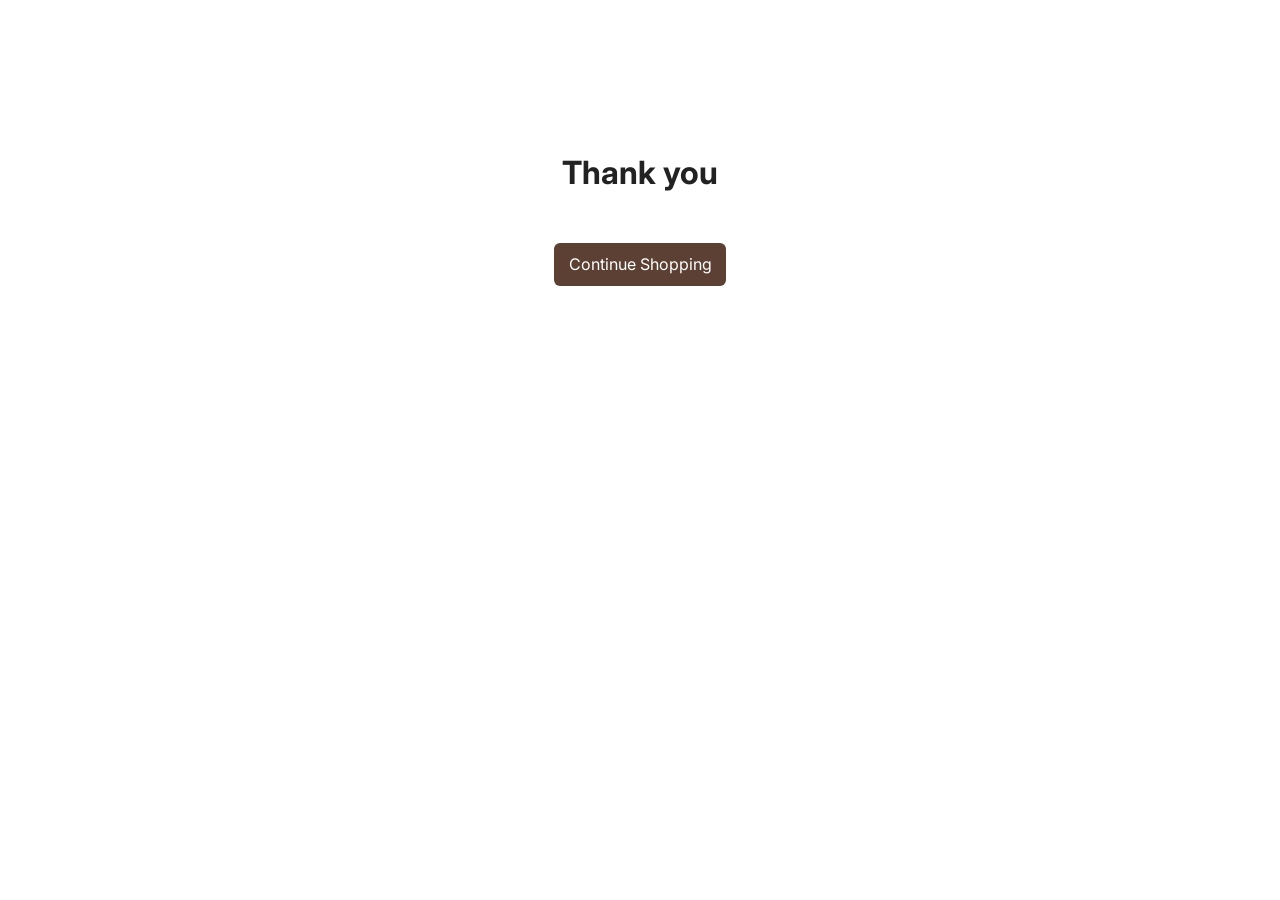
<file: order-confirmation.html>
﻿<!doctype html>
<html lang="en">
<head>
  <meta charset="utf-8">
  <meta name="viewport" content="width=device-width,initial-scale=1">
  <title>Order Confirmation â€” OAK & ASH</title>
  <link href="https://fonts.googleapis.com/css2?family=Playfair+Display:wght@500;700&family=Inter:wght@300;400;600&display=swap" rel="stylesheet">
  <link rel="stylesheet" href="styles.css">
</head>
<body>
  

  <main class="container page-section">
    <div id="order-confirmation" style="text-align:center;padding:4rem 1rem">
      <h1>Thank you</h1>
      <p id="order-number" style="font-weight:700;margin-top:1rem"></p>
      <p id="order-summary" style="margin-top:1rem;color:#4a4a4a"></p>
      <a href="index.html" class="btn" style="margin-top:1.5rem;display:inline-block">Continue Shopping</a>
    </div>
  </main>

  <script src="script.js"></script>
</body>
</html>
</file>
<file: styles.css>
/*
  CSS Overview
  - This header block gives a quick map of the stylesheet so you can read it easily.
  - File organization (top → bottom):
    1. CSS variables and global resets
    2. Header / Navigation styles
    3. Hero and page-hero components
    4. Layout helpers and page sections
    5. Reusable components (cards, product grid, collection)
    6. Overlays & drawers (mini cart, modals)
    7. Checkout & forms
    8. Utility and responsive rules
  - Each major block below is short-commented so you can understand purpose and structure.
*/
:root {
  --bg: #fff;
  --muted: #e2d9cd;
  --accent: #5c4033;
  --sage: #b5bdac;
  --max-width: 1100px;
  --radius: 8px;
}

* {
  box-sizing: border-box;
}
body {
  font-family: Inter, system-ui, Arial, Helvetica, sans-serif;
  margin: 0;
  color: #222;
  background: var(--bg);
  line-height: 1.5;
  overflow-x: hidden;
}
.container {
  max-width: var(--max-width);
  margin: 0 auto;
  padding: 2rem;
}
.navbar {
  position: absolute;
  top: 0;
  left: 0;
  width: 100%;
  padding: 20px 8%;
  display: grid;
  grid-template-columns: auto 1fr auto;
  align-items: center;
  background: transparent;
  z-index: 1000;
  justify-content: flex-start;
  gap: 1rem;
}
.navbar .logo {
  display: flex;
  align-items: center;
  color: #222;
  font-size: 1rem;
  font-weight: 700;
  text-decoration: none;
  letter-spacing: 0.08em;
  font-family: "Playfair Display", serif;
  margin-left: 0;
  order: 0;
}
.navbar ul {
  display: flex;
  list-style: none;
  gap: 4px;
  margin: 0;
  padding: 0;
}
.site-nav {
  order: 1;
}
.mobile-actions {
  order: 2;
  margin-left: auto;
}
.site-nav a {
  color: #fff !important;
  text-decoration: none;
  font-size: 0.88rem;
  font-weight: 600;
  text-transform: uppercase;
  letter-spacing: 0.18em;
  padding: 0.25rem 0;
  position: relative;
  transition: color 0.25s ease;
  font-family: Inter, system-ui, Arial, sans-serif;
}
.site-nav a:hover {
  color: #5c4033 !important;
}
.site-header {
  background: transparent !important;
  border-bottom: none !important;
  box-shadow: none !important;
  position: fixed;
  top: 0;
  left: 0;
  right: 0;
  width: 100%;
  height: 64px;
  padding: 0;
  z-index: 60;
  transition:
    background 0.3s ease,
    box-shadow 0.3s ease,
    transform 0.3s ease,
    opacity 0.3s ease;
}
.site-header {
  background: transparent !important;
  border-bottom: none !important;
  box-shadow: none !important;
  position: fixed;
  top: 0;
  left: 0;
  right: 0;
  width: 100%;
  height: 64px;
  padding: 0;
  z-index: 60;
  transition:
    background 0.3s ease,
    box-shadow 0.3s ease,
    transform 0.3s ease,
    opacity 0.3s ease;
  transform: translateY(0);
  opacity: 0.98;
}
.site-header.scrolled {
  background: rgba(255, 255, 255, 0.96) !important;
  box-shadow: 0 5px 30px rgba(0, 0, 0, 0.05) !important;
  border-bottom: 1px solid rgba(0, 0, 0, 0.08) !important;
  opacity: 1;
}
.site-header .container {
  padding: 0 1rem;
}
.nav-row {
  display: flex;
  align-items: center;
  justify-content: center;
  height: 64px;
}
.brand {
  display: block;
}
.brand-logo {
  height: 160px;
  max-height: 160px;
  display: block;
  padding-right: 250px;
}
.site-nav {
  display: flex;
  gap: 2rem;
  list-style: none;
  margin: 0;
  padding-left: 100;
}
.site-nav ul {
  display: flex;
  gap: 2rem;
  margin: 0;
  padding: 0;
}
.site-nav li {
  margin: 0;
}
.site-nav a {
  color: #fff !important;
  text-decoration: none;
  font-size: 0.75rem;
  font-weight: 600;
  text-transform: uppercase;
  letter-spacing: 0.18em;
  padding: 0.25rem 0;
  position: relative;
  transition: color 0.25s ease;
}
.site-nav a::after {
  content: "";
  position: absolute;
  left: 0;
  bottom: -5px;
  width: 0;
  height: 2px;
  background: #5c4033;
  transition: width 0.25s ease;
}
.site-nav a:hover::after,
.site-nav a:focus::after {
  width: 100%;
}
.site-nav a:hover {
  color: #5c4033 !important;
}
.site-header.scrolled .site-nav a {
  color: #222 !important;
}
#nav-toggle {
  display: none !important;
}
.site-header.scrolled #nav-toggle {
  border-color: rgba(34, 34, 34, 0.16);
  color: #222;
}

/* Active page underline
  - JS marks the active link with `aria-current="page"`.
  - Current page shows a persistent underline instead of a badge label.
*/
.site-nav a[aria-current="page"] {
  color: var(--accent) !important;
  font-weight: 800;
}
.site-nav a[aria-current="page"]::after {
  content: "";
  position: absolute;
  left: 0;
  bottom: -5px;
  width: 100%;
  height: 2px;
  background: #5c4033;
  opacity: 1;
  transition: opacity 0.25s ease;
}
.site-nav a:hover::after,
.site-nav a:focus::after {
  width: 100%;
}

.icon-btn {
  display: inline-flex;
  align-items: center;
  justify-content: center;
  width: 44px;
  height: 44px;
  min-width: 44px;
  min-height: 44px;
  border: none;
  background: rgba(56, 31, 31, 0.08);
  color: #6d5d54;
  border-radius: 12px;
  font-size: 1.1rem;
  cursor: pointer;
  transition:
    background 0.25s ease,
    transform 0.25s ease;
  position: relative;
  padding: 0;
}
.icon-btn:hover {
  background: rgba(50, 34, 10, 0.454);
  transform: translateY(-1px);
}
.cart-badge {
  position: absolute;
  top: 0;
  right: 0;
  transform: translate(25%, -25%);
  min-width: 18px;
  min-height: 18px;
  padding: 0 5px;
  display: inline-flex;
  align-items: center;
  justify-content: center;
  font-size: 0.68rem;
  font-weight: 700;
  line-height: 1;
  color: #fff;
  background: #8f7265;
  border-radius: 999px;
  box-shadow: 0 0 0 2px rgba(255, 255, 255, 0.16);
  pointer-events: none;
}

/* =========================================================
   MOBILE NAVIGATION + RESPONSIVE HEADER
   OAK & ASH
   ========================================================= */

/* ---------- Mobile Menu Overlay ---------- */

.mobile-menu-overlay {
  position: fixed;
  inset: 0;
  width: 100%;
  height: 100dvh;

  z-index: 2000;

  background: rgba(20, 16, 13, 0.52);

  opacity: 0;
  visibility: hidden;
  pointer-events: none;

  overflow: hidden;

  transition:
    opacity 0.35s cubic-bezier(0.22, 1, 0.36, 1),
    visibility 0.35s ease;
}
#nav-toggle {
  position: relative;

  display: inline-flex;
  align-items: center;
  justify-content: center;

  width: 44px;
  height: 44px;
  min-width: 44px;
  min-height: 44px;

  padding: 0;

  border: 1px solid rgba(92, 64, 51, 0.15);
  border-radius: 13px;

  background: #f7f3ef;

  /* Hide the actual ☰ character */
  color: transparent;
  font-size: 0;

  cursor: pointer;

  transition:
    background 0.25s ease,
    border-color 0.25s ease,
    transform 0.2s ease;
}

.mobile-menu-overlay.active {
  opacity: 1;
  visibility: visible;
  pointer-events: auto;
}

/* ---------- Mobile Menu Panel ---------- */

.mobile-menu-inner {
  position: absolute;
  top: 0;
  left: 0;

  width: min(390px, 88vw);
  height: 100dvh;
  min-height: 100dvh;

  padding: calc(1.25rem + env(safe-area-inset-top)) 1.25rem
    calc(1.25rem + env(safe-area-inset-bottom));

  background: #fff;

  display: flex;
  flex-direction: column;

  overflow-x: hidden;
  overflow-y: auto;
  overscroll-behavior: contain;

  transform: translate3d(-105%, 0, 0);

  transition: transform 0.48s cubic-bezier(0.22, 1, 0.36, 1);

  box-shadow: 18px 0 60px rgba(0, 0, 0, 0.14);

  border-top-right-radius: 28px;
  border-bottom-right-radius: 28px;

  -webkit-overflow-scrolling: touch;
}

.mobile-menu-overlay.active .mobile-menu-inner {
  transform: translate3d(0, 0, 0);
}

/* ---------- Close Button ---------- */

.close-menu {
  width: 46px;
  height: 46px;
  min-width: 46px;
  min-height: 46px;

  margin-left: auto;
  margin-bottom: 2rem;

  display: inline-flex;
  align-items: center;
  justify-content: center;

  border: 1px solid rgba(92, 64, 51, 0.12);
  border-radius: 50%;

  background: #f7f3ef;
  color: #3d3029;

  font-size: 1.7rem;
  font-weight: 300;
  line-height: 1;

  cursor: pointer;

  transition:
    background 0.25s ease,
    transform 0.25s ease,
    border-color 0.25s ease;
}

.close-menu:hover {
  background: #eee7e0;
  border-color: rgba(92, 64, 51, 0.22);
  transform: rotate(5deg);
}

.close-menu:active {
  transform: scale(0.94);
}

/* ---------- Main Mobile Links ---------- */

.mobile-menu-links {
  display: grid;
  gap: 0.5rem;

  width: 100%;
}

.mobile-menu-links a {
  position: relative;

  display: flex;
  align-items: center;

  width: 100%;
  min-height: 52px;

  padding: 0.9rem 1rem;

  color: #28221e;
  text-decoration: none;

  font-family: Inter, system-ui, Arial, sans-serif;
  font-size: 0.95rem;
  font-weight: 600;

  text-transform: uppercase;
  letter-spacing: 0.1em;

  background: transparent;
  border-radius: 14px;

  transition:
    background 0.25s ease,
    color 0.25s ease,
    transform 0.25s ease;
}

.mobile-menu-links a::after {
  content: "→";

  margin-left: auto;

  font-size: 1rem;
  font-weight: 400;

  opacity: 0;
  transform: translateX(-6px);

  transition:
    opacity 0.25s ease,
    transform 0.25s ease;
}

.mobile-menu-links a:hover,
.mobile-menu-links a:focus-visible {
  color: #5c4033;
  background: #f7f3ef;
  transform: translateX(3px);
  outline: none;
}

.mobile-menu-links a:hover::after,
.mobile-menu-links a:focus-visible::after {
  opacity: 1;
  transform: translateX(0);
}

/* ---------- Mobile Menu Footer ---------- */

.mobile-menu-footer {
  display: grid;
  gap: 0.5rem;

  margin-top: auto;
  padding-top: 1.5rem;

  border-top: 1px solid rgba(0, 0, 0, 0.08);
}

.mobile-menu-footer a {
  display: flex;
  align-items: center;

  min-height: 48px;

  padding: 0.75rem 1rem;

  color: #5b514b;
  text-decoration: none;

  font-size: 0.82rem;
  font-weight: 600;

  text-transform: uppercase;
  letter-spacing: 0.1em;

  border-radius: 12px;

  transition:
    background 0.25s ease,
    color 0.25s ease;
}

.mobile-menu-footer a:hover,
.mobile-menu-footer a:focus-visible {
  color: #5c4033;
  background: #f7f3ef;
  outline: none;
}

/* ---------- Prevent Page Scroll While Menu Is Open ---------- */

body.menu-open {
  overflow: hidden;
  touch-action: none;
}

/* =========================================================
   MOBILE HEADER
   ========================================================= */

@media (max-width: 1024px) {
  /* =========================================================
   MOBILE HAMBURGER
   ========================================================= */

  #nav-toggle {
    grid-column: 1;

    position: relative;

    display: flex !important;
    align-items: center;
    justify-content: center;

    width: 44px;
    height: 44px;
    min-width: 44px;
    min-height: 44px;

    padding: 0;

    border: 1px solid rgba(92, 64, 51, 0.14);
    border-radius: 13px;

    background: #f7f3ef;

    /* Hide the HTML ☰ character */
    color: transparent;
    font-size: 0;
    line-height: 0;

    cursor: pointer;

    -webkit-tap-highlight-color: transparent;

    transition:
      background 0.25s ease,
      border-color 0.25s ease,
      transform 0.2s ease;
  }

  /* Three perfectly straight brown lines */
  #nav-toggle::before {
    content: "";

    position: absolute;

    left: 50%;
    top: 50%;

    width: 19px;
    height: 2px;

    background: #5c4033;

    transform: translate(-50%, -50%) translateY(-6px);

    border: 0;
    border-radius: 2px;
  }

  #nav-toggle::after {
    content: "";

    position: absolute;

    left: 50%;
    top: 50%;

    width: 19px;
    height: 2px;

    background: #5c4033;

    transform: translate(-50%, -50%);

    border: 0;
    border-radius: 2px;

    box-shadow: 0 6px 0 #5c4033;
  }

  /* Hover */
  #nav-toggle:hover {
    background: #eee7e0;
    border-color: rgba(92, 64, 51, 0.25);
  }

  /* Press */
  #nav-toggle:active {
    transform: scale(0.94);
  }

  /* Keyboard accessibility */
  #nav-toggle:focus-visible {
    outline: 2px solid rgba(92, 64, 51, 0.35);
    outline-offset: 3px;
  }

  html {
    overflow-x: hidden;
  }

  body {
    overflow-x: hidden;
  }

  /* ---------- Container ---------- */

  .container {
    width: 100%;
    max-width: 100%;
    margin: 0 auto;
    padding-left: 1rem;
    padding-right: 1rem;
  }

  /* ---------- Header ---------- */

  .site-header {
    position: fixed;

    top: 0;
    left: 0;
    right: 0;

    width: 100%;
    height: 72px;

    padding: 0;

    z-index: 1500;

    background: rgba(255, 255, 255, 0.94) !important;

    border-bottom: 1px solid rgba(0, 0, 0, 0.07) !important;

    box-shadow: 0 4px 25px rgba(0, 0, 0, 0.04) !important;

    backdrop-filter: blur(18px);
    -webkit-backdrop-filter: blur(18px);

    transform: translateY(0);
    opacity: 1;

    transition:
      background 0.3s ease,
      box-shadow 0.3s ease;
  }

  /* ---------- Navbar ---------- */

  .navbar {
    position: relative;

    width: 100%;
    height: 72px;

    padding: 0 max(1rem, env(safe-area-inset-right)) 0
      max(1rem, env(safe-area-inset-left));

    display: grid;

    grid-template-columns: 46px 1fr auto;

    align-items: center;

    column-gap: 0.5rem;

    background: transparent;

    border: none;

    z-index: 1501;
  }

  /* ---------- Navigation Row ---------- */

  .nav-row {
    width: 100%;
    height: 72px;

    display: grid;

    grid-template-columns: 46px 1fr auto;

    align-items: center;

    gap: 0.5rem;

    padding: 0;
  }

  /* ---------- Logo ---------- */

  .navbar .logo {
    grid-column: 2;

    justify-self: center;

    display: flex;
    align-items: center;
    justify-content: center;

    width: auto;

    margin: 0;

    padding: 0;

    z-index: 2;
  }

  .brand-logo {
    display: block;

    width: auto;
    height: 64px;
    max-width: 185px;
    max-height: 100px;

    padding: 0;

    object-fit: contain;
  }


  .mobile-actions {
    grid-column: 3;

    display: flex;

    align-items: center;
    justify-content: flex-end;

    gap: 0.4rem;

    margin: 0;
  }

  /* ---------- Action Buttons ---------- */

  .icon-btn {
    width: 42px;
    height: 42px;

    min-width: 42px;
    min-height: 42px;

    border: 1px solid rgba(92, 64, 51, 0.1);

    border-radius: 12px;

    background: rgba(247, 243, 239, 0.85);

    color: #5c4033;

    font-size: 1rem;

    transition:
      background 0.25s ease,
      transform 0.2s ease,
      border-color 0.25s ease;
  }

  .icon-btn:hover {
    background: #eee7e0;

    border-color: rgba(92, 64, 51, 0.2);

    transform: translateY(-1px);
  }

  .icon-btn:active {
    transform: scale(0.94);
  }

  /* ---------- Cart Badge ---------- */

  .cart-badge {
    top: -3px;
    right: -3px;

    min-width: 17px;
    min-height: 17px;

    padding: 0 4px;

    font-size: 0.62rem;

    box-shadow: 0 0 0 2px #fff;
  }

  /* ---------- Hide Desktop Navigation ---------- */

  .site-nav {
    display: none;
  }

  /* ---------- Mobile Menu Layer ---------- */

  .mobile-menu-overlay {
    display: block;

    background: rgba(24, 19, 16, 0.5);

    backdrop-filter: blur(3px);
    -webkit-backdrop-filter: blur(3px);
  }

  /* ---------- Mobile Menu Animation ---------- */

  .mobile-menu-overlay.active .mobile-menu-inner {
    transform: translate3d(0, 0, 0);
  }

  /* ---------- Touch Improvements ---------- */

  .mobile-menu-links a,
  .mobile-menu-footer a,
  .close-menu,
  #nav-toggle,
  .icon-btn {
    -webkit-tap-highlight-color: transparent;
    touch-action: manipulation;
  }
}

/* =========================================================
   SMALL PHONES
   ========================================================= */

@media (max-width: 480px) {
  .site-header,
  .navbar,
  .nav-row {
    height: 68px;
  }

  .navbar,
  .nav-row {
    padding-left: 0.8rem;
    padding-right: 0.8rem;
  }

  .brand-logo {
    height: 50px;
    max-height: 50px;
    max-width: 150px;
  }

  .mobile-actions {
    gap: 0.3rem;
  }

  .icon-btn {
    width: 40px;
    height: 40px;
    min-width: 40px;
    min-height: 40px;
  }

  #nav-toggle {
    width: 42px;
    height: 42px;
    min-width: 42px;
    min-height: 42px;
  }

  .mobile-menu-inner {
    width: min(360px, 90vw);

    padding-left: 1rem;
    padding-right: 1rem;

    border-top-right-radius: 24px;
    border-bottom-right-radius: 24px;
  }

  .mobile-menu-links a {
    min-height: 50px;

    font-size: 0.88rem;

    letter-spacing: 0.08em;
  }
}

/* =========================================================
   VERY SMALL PHONES
   ========================================================= */

@media (max-width: 360px) {
  .navbar,
  .nav-row {
    padding-left: 0.65rem;
    padding-right: 0.65rem;

    column-gap: 0.3rem;
  }

  .brand-logo {
    max-width: 130px;
  }

  .mobile-actions {
    gap: 0.2rem;
  }

  .icon-btn {
    width: 38px;
    height: 38px;

    min-width: 38px;
    min-height: 38px;
  }

  #nav-toggle {
    width: 40px;
    height: 40px;

    min-width: 40px;
    min-height: 40px;
  }

  .mobile-menu-inner {
    width: 92vw;
  }
}

/* =========================================================
   REDUCED MOTION
   ========================================================= */

@media (prefers-reduced-motion: reduce) {
  .mobile-menu-overlay,
  .mobile-menu-inner,
  .mobile-menu-links a,
  .mobile-menu-footer a,
  .close-menu,
  #nav-toggle,
  .icon-btn {
    transition: none !important;
  }
}

@media (max-width: 767px) {
  .container {
    padding: 0 1rem;
    max-width: 100%;
  }
  .hero,
  .page-hero {
    padding: 4.5rem 1rem 3.5rem;
  }
  .hero {
    min-height: 72vh;
    background-position: top center;
    background-size: cover;
  }
  .hero-inner {
    flex-direction: column;
    gap: 1.5rem;
    align-items: flex-start;
  }
  .hero-text {
    max-width: 100%;
    width: 100%;
  }
  .hero-text h1 {
    font-size: 2.4rem;
    line-height: 1.08;
  }
  .hero-text p {
    font-size: 1rem;
    line-height: 1.85;
    max-width: 32rem;
  }
  .hero .btn {
    width: 100%;
    justify-content: center;

  }
  .page-hero h1 {
    font-size: 2.6rem;
  }
  .page-hero p,
  .hero-text p,
  .contact-hero p {
    font-size: 1rem;
  }
  .featured-categories h2,
  .section-heading h2,
  .about-us-content h2,
  .showroom-copy h2,
  .contact-overview .overview-copy h2 {
    font-size: 2rem;
  }
  .featured-categories .category-grid,
  .best-sellers .product-grid,
  .new-arrivals .product-grid,
  .gallery-grid,
  .testimonial-slider,
  .contact-cards-grid,
  .related-slider,
  .recent-slider {
    grid-template-columns: 1fr;
  }
  .about-grid,
  .contact-grid,
  .brand-story-inner,
  .product-hero .product-hero-grid {
    grid-template-columns: 1fr;
  }
  .product-gallery,
  .gallery-panel,
  .gallery-main,
  .gallery-thumbs {
    width: 100%;
    min-width: 0;
  }
  .gallery-thumbs {
    grid-template-columns: repeat(5, minmax(88px, 1fr));
    gap: 0.75rem;
    overflow-x: auto;
    padding-bottom: 0.75rem;
    -webkit-overflow-scrolling: touch;
  }
  .gallery-thumbs .thumb {
    min-width: 88px;
  }
  .purchase-panel-inner {
    padding: 1.5rem;
    border-radius: 24px;
  }
  .product-price {
    font-size: 2rem;
  }
  .product-description {
    margin-bottom: 1.5rem;
  }
  .product-options {
    gap: 1rem;
  }
  .quantity-panel {
    gap: 0.75rem;
  }
  .quantity-controls {
    max-width: 100%;
    flex-wrap: wrap;
    justify-content: space-between;
  }
  .quantity-controls input {
    width: 64px;
  }
  .purchase-actions {
    gap: 0.75rem;
  }
  .purchase-actions .btn {
    padding: 0.95rem 1rem;
  }
  .purchase-meta {
    grid-template-columns: 1fr;
    gap: 0.75rem;
  }
  .tabs-panel {
    padding: 1.5rem;
  }
  .cta-banner {
    padding: 3rem 0;
  }
  .lifestyle-gallery .gallery-grid {
    grid-template-columns: 1fr;
  }
  .review-summary {
    grid-template-columns: 1fr;
    gap: 1rem;
  }
  .review-score {
    padding: 1.5rem;
  }
  .recent-card img {
    height: 220px;
  }
  .faq-item {
    padding: 1rem 1rem;
  }
  .page-section {
    padding: 3rem 0;
  }
  .mobile-menu-inner {
    width: 100%;
    max-width: 100vw;
  }
  .navbar {
    padding: 0.75rem 1rem 0;
  }
  .mobile-actions {
    gap: 0.5rem;
  }
}

.site-header.alt-header,
.site-header.alt-header.scrolled,
.site-header.alt.scrolled {
  background: rgba(255, 255, 255, 0.96) !important;
  box-shadow: 0 18px 45px rgba(0, 0, 0, 0.05) !important;
  border-bottom: 1px solid rgba(0, 0, 0, 0.08) !important;
}
.site-header.alt-header .site-nav a,
.site-header.alt-header.scrolled .site-nav a,
.site-header.alt.scrolled .site-nav a {
  color: #222 !important;
}
.site-header.alt-header #nav-toggle,
.site-header.alt #nav-toggle {
  border-color: rgba(34, 34, 34, 0.16);
  color: #222;
}
.site-header.alt-header.scrolled #nav-toggle,
.site-header.alt.scrolled #nav-toggle {
  border-color: rgba(34, 34, 34, 0.16);
  color: #222;
}

/* =====================================================
   OAK & ASH — MOBILE MENU
   ===================================================== */

@media (max-width: 768px) {

  /* Main mobile menu */

  .mobile-menu-inner {
    display: flex;
    flex-direction: column;
    height: 50dvh;
    min-height: 0;
    max-height: 50dvh;
    padding: 5rem 1.5rem 1.5rem;
    overflow-y: auto;
  }


  /* Close button */

  .close-menu {
    position: absolute;
    top: 1.2rem;
    right: 1.4rem;

    width: 42px;
    height: 42px;

    display: flex;
    align-items: center;
    justify-content: center;

    border: 0;
    background: transparent;

    font-size: 2rem;
    font-weight: 300;
    line-height: 1;

    cursor: pointer;
  }


  /* Main links */

  .mobile-menu-links {
    display: flex;
    flex-direction: column;
    gap: 0;
  }


  .mobile-main-link,
  .mobile-products-toggle {
    width: 100%;

    display: flex;
    align-items: center;
    justify-content: space-between;

    padding: 1.15rem 0;

    border: 0;
    border-bottom: 1px solid rgba(0, 0, 0, 0.08);

    background: transparent;

    color: inherit;

    font-family: inherit;
    font-size: 1.25rem;
    font-weight: 400;

    text-align: left;
    text-decoration: none;

    cursor: pointer;
  }


  /* Products button */

  .mobile-products-toggle {
    border-radius: 0;
  }


  /* Chevron */

  .products-chevron {
    flex-shrink: 0;

    transition:
      transform 0.35s ease;
  }


  .mobile-products.open
  .products-chevron {
    transform: rotate(180deg);
  }


  /* Products submenu */

  .mobile-products-submenu {
    max-height: 0;

    overflow: hidden;

    opacity: 0;

    transition:
      max-height 0.45s ease,
      opacity 0.3s ease;

    border-bottom: 1px solid transparent;
  }


  .mobile-products.open
  .mobile-products-submenu {
    max-height: 250px;

    overflow-y: auto;
    overscroll-behavior: contain;

    opacity: 1;

    padding: 0.7rem 0 1.1rem;

    border-bottom-color: rgba(0, 0, 0, 0.08);
  }


  /* All products */

  .mobile-products-submenu
  .all-products {
    display: block;

    padding: 0.65rem 0;

    color: inherit;

    font-size: 0.92rem;
    font-weight: 600;

    text-decoration: none;
  }


  /* Category grid */

  .mobile-category-grid {
    display: grid;

    grid-template-columns: 1fr 1fr;

    column-gap: 1.5rem;
    row-gap: 0.1rem;

    margin-top: 0.35rem;
  }


  .mobile-category-grid a {
    display: block;

    padding: 0.65rem 0;

    color: inherit;

    font-size: 0.95rem;
    font-weight: 400;

    text-decoration: none;

    transition:
      opacity 0.2s ease,
      transform 0.2s ease;
  }


  .mobile-category-grid a:active {
    opacity: 0.5;
    transform: translateX(3px);
  }


  /* Bottom menu */

  .mobile-menu-footer {
    margin-top: auto;

    display: flex;
    flex-wrap: wrap;

    gap: 0;

    padding-top: 1.5rem;

    border-top: 1px solid rgba(0, 0, 0, 0.08);
  }


  .mobile-menu-footer a {
    position: relative;

    padding-right: 1rem;
    margin-right: 1rem;

    color: inherit;

    font-size: 0.82rem;
    text-decoration: none;
  }


  .mobile-menu-footer a:not(:last-child)::after {
    content: "";

    position: absolute;

    right: 0;
    top: 50%;

    width: 1px;
    height: 12px;

    background: rgba(0, 0, 0, 0.18);

    transform: translateY(-50%);
  }

}


/* =========================================
   MOBILE MENU LINK SPACING
   ========================================= */

@media (max-width: 768px) {

  .mobile-menu-links {
    display: flex;
    flex-direction: column;
    gap: 1.2rem;
  }

  .mobile-menu-links > a,
  .mobile-products-toggle {
    font-size: 1.15rem;
    font-weight: 500;
  }

  .mobile-products-submenu {
    margin-top: 0.8rem;
    border-left: 1px solid rgba(0, 0, 0, 0.12);
    padding-left: 1.2rem;
  }

  .mobile-products-submenu a {
    font-size: 0.95rem;
    font-weight: 400;
  }

}


.hero {
  min-height: 100vh;
  position: relative;
  background-image: url("IMAGES/bg.png");
  background-size: 108%;
  background-position: center;
  background-repeat: no-repeat;
  color: #fff;
  display: flex;
  align-items: center;
  justify-content: flex-start;
  padding-left: 0;
  padding-right: 40%;
  overflow: hidden;
  --hero-overlay: 0.32;
}
.hero::before {
  content: "";
  position: absolute;
  inset: 0;
  background: linear-gradient(rgba(0, 0, 0, 0.36), rgba(0, 0, 0, 0.18));
  transition: background-color 0.45s ease;
}
.hero-inner {
  display: flex;
  gap: 2rem;
  align-items: flex-start;
  position: relative;
  z-index: 1;
}
.hero-text {
  flex: 1;
  max-width: 560px;
}
.hero-text h1 {
  font-family:
    Playfair Display,
    serif;
  font-size: 2.6rem;
  margin: 0 0 0.5rem;
  color: #fff;
  text-shadow: 0 2px 6px rgba(0, 0, 0, 0.45);
}
.hero-text p {
  font-size: 1.05rem;
  line-height: 1.85;
  max-width: 38rem;
}
.hero .btn {
  min-width: 220px;
  background: transparent;
  border: 1px solid #fff;
  color: #fff;
  text-align: center;
}
.hero .btn:hover,
.hero .btn:focus-visible {
  background: rgba(255, 255, 255, 0.14);
  border-color: #fff;
  color: #fff;
}
.page-hero {
  padding: 7rem 0;
  position: relative;
  background: #f7f6f4;
  color: #1f1f1f;
  overflow: hidden;
}
.page-hero .container {
  display: grid;
  gap: 2rem;
  position: relative;
  z-index: 1;
}
.page-hero h1 {
  font-size: 3rem;
  line-height: 1.05;
  margin: 0 0 1rem;
  color: inherit;
}
.page-hero p {
  font-size: 1.05rem;
  line-height: 1.8;
  color: inherit;
}

.page-hero.has-bg {
  background-size: cover;
  background-position: center;
  color: #fff;
  position: relative;
  min-height: 85vh;
  display: grid;
  align-items: center;
}
.page-hero.has-bg::before {
  content: "";
  position: absolute;
  inset: 0;
  background: linear-gradient(rgba(0, 0, 0, 0.25), rgba(0, 0, 0, 0.55));
  z-index: 0;
}
.page-hero.has-bg .container {
  position: relative;
  z-index: 1;
}
.contact-hero .hero-content {
  position: relative;
  max-width: 620px;
  width: 100%;
  margin-left: 0;
  margin-right: auto;
  padding: 6rem 2rem;
  display: grid;
  gap: 1rem;
  justify-self: start;
  text-align: left;
}
.contact-hero .eyebrow {
  color: #fff;
  text-transform: uppercase;
  letter-spacing: 0.2em;
  font-size: 0.85rem;
}
.contact-hero h1 {
  font-size: 3.5rem;
  line-height: 1.05;
  color: #fff;
  margin: 0;
  max-width: 10ch;
}
.contact-hero p {
  color: rgba(255, 255, 255, 0.9);
  font-size: 1.05rem;
  max-width: 580px;
}
.hero-scroll {
  display: inline-flex;
  align-items: center;
  gap: 0.8rem;
  margin-top: 2rem;
  justify-self: start;
  color: #fff;
  font-size: 0.95rem;
  letter-spacing: 0.08em;
}
.scroll-arrow {
  width: 1rem;
  height: 1rem;
  border-right: 2px solid #fff;
  border-bottom: 2px solid #fff;
  transform: rotate(45deg);
  animation: scroll-bounce 1.6s ease-in-out infinite;
}
@keyframes scroll-bounce {
  0%,
  100% {
    transform: translateY(0) rotate(45deg);
  }
  50% {
    transform: translateY(8px) rotate(45deg);
  }
}

.contact-overview .overview-grid {
  display: grid;
  grid-template-columns: 1fr 1fr;
  gap: 2.5rem;
  align-items: center;
}
.overview-copy h2 {
  margin-top: 0;
  font-size: 2.8rem;
  line-height: 1.05;
}
.overview-copy p {
  color: #4a4a4a;
  line-height: 1.8;
}
.overview-image img {
  width: 100%;
  border-radius: 24px;
  object-fit: cover;
  box-shadow: 0 24px 60px rgba(0, 0, 0, 0.08);
}

.contact-cards-grid {
  display: grid;
  grid-template-columns: repeat(4, minmax(0, 1fr));
  gap: 1.5rem;
}
.contact-card {
  background: #fff;
  padding: 2rem;
  border-radius: 22px;
  box-shadow: 0 20px 50px rgba(0, 0, 0, 0.06);
  transition:
    transform 0.25s ease,
    box-shadow 0.25s ease;
  cursor: pointer;
}
.contact-card:hover {
  transform: translateY(-4px);
  box-shadow: 0 24px 70px rgba(0, 0, 0, 0.12);
}
.contact-card h3 {
  margin: 0.85rem 0 0.6rem;
  color: #1f1f1f;
}
.contact-card p {
  color: #5a5a5a;
  line-height: 1.8;
  margin: 0 0 1rem;
}
.contact-card a {
  color: var(--accent);
  text-decoration: none;
  font-weight: 700;
}
.contact-icon {
  display: inline-flex;
  width: 52px;
  height: 52px;
  align-items: center;
  justify-content: center;
  font-size: 1.5rem;
  border-radius: 16px;
  background: #f7f2eb;
  color: var(--accent);
}

.contact-form-section .form-grid {
  display: grid;
  grid-template-columns: 1.5fr 1fr;
  gap: 2rem;
  align-items: start;
}
.contact-form-panel {
  background: #fff;
  padding: 2rem 2.5rem;
  border-radius: 28px;
  box-shadow: 0 25px 70px rgba(0, 0, 0, 0.06);
}
.field-row {
  display: grid;
  grid-template-columns: 1fr 1fr;
  gap: 1rem;
}
.contact-form input,
.contact-form textarea {
  width: 100%;
  padding: 1.05rem 1rem;
  border: 1px solid #ddd;
  border-radius: 16px;
  font-size: 1rem;
  outline: none;
  transition:
    border-color 0.25s ease,
    box-shadow 0.25s ease;
}
.contact-form input:focus,
.contact-form textarea:focus {
  border-color: var(--accent);
  box-shadow: 0 0 0 4px rgba(92, 64, 51, 0.08);
}
.checkbox-field {
  display: flex;
  align-items: center;
  gap: 0.75rem;
  color: #4a4a4a;
  margin: 1rem 0;
  font-size: 0.95rem;
}
.office-info-panel {
  display: grid;
  gap: 1.25rem;
}
.office-info-card {
  background: #fff;
  padding: 1.75rem;
  border-radius: 24px;
  box-shadow: 0 20px 55px rgba(0, 0, 0, 0.05);
}
.office-info-card h3 {
  margin-top: 0;
}

.showroom-grid {
  display: grid;
  grid-template-columns: 1fr 1fr;
  gap: 2rem;
  align-items: center;
}
.showroom-image img {
  width: 100%;
  border-radius: 28px;
  object-fit: cover;
  box-shadow: 0 24px 70px rgba(0, 0, 0, 0.08);
}
.showroom-copy h2 {
  margin-top: 0;
  font-size: 2.9rem;
  line-height: 1.05;
}
.showroom-copy p {
  color: #4a4a4a;
  line-height: 1.8;
  margin-bottom: 1.5rem;
}

.map-card {
  display: grid;
  grid-template-columns: 1fr;
  gap: 2rem;
  background: #fff;
  padding: 2rem;
  border-radius: 28px;
  box-shadow: 0 25px 70px rgba(0, 0, 0, 0.06);
}
.map-embed {
  min-height: 520px;
  background: #e8e2db;
  border-radius: 24px;
  overflow: hidden;
}
.map-embed iframe {
  width: 100%;
  height: 100%;
  border: 0;
  display: block;
}
.map-details {
  display: grid;
  gap: 1rem;
}

/* Cart page styles */
.cart-page .breadcrumb {
  font-size: 0.95rem;
  color: #6b6b6b;
  margin-bottom: 1rem;
  display: flex;
  gap: 0.5rem;
  align-items: center;
}
.cart-grid {
  display: grid;
  grid-template-columns: 1fr 360px;
  gap: 2.5rem;
  align-items: start;
}
.cart-title {
  font-size: 2rem;
  margin: 0 0 1rem;
}
.empty-message {
  color: #6b6b6b;
  padding: 0.5rem 0;
}
.cart-list {
  display: grid;
  gap: 1.25rem;
}
.cart-card {
  display: grid;
  grid-template-columns: 160px 1fr 120px;
  gap: 1rem;
  padding: 1rem;
  border-radius: 12px;
  background: #fff;
  box-shadow: 0 10px 30px rgba(0, 0, 0, 0.04);
  align-items: start;
}
.cart-card img {
  width: 160px;
  height: 160px;
  object-fit: cover;
  border-radius: 8px;
}
.cart-card .meta {
  display: grid;
  gap: 0.35rem;
}
.cart-card .meta .title {
  font-weight: 700;
}
.cart-card .meta .muted {
  color: #6b6b6b;
  font-size: 0.95rem;
}
.cart-card .meta .meta-row {
  display: flex;
  gap: 1rem;
  color: #6b6b6b;
  font-size: 0.95rem;
}
.cart-card .actions {
  display: flex;
  flex-direction: column;
  align-items: flex-end;
  gap: 0.6rem;
}
.quantity-controls {
  display: inline-flex;
  align-items: center;
  border-radius: 12px;
  overflow: hidden;
  border: 1px solid #eee;
}
.quantity-controls button {
  width: 44px;
  height: 44px;
  border: none;
  background: #f6f4f1;
  color: #222;
  font-size: 1.1rem;
  cursor: pointer;
}
.quantity-controls span {
  display: inline-flex;
  align-items: center;
  justify-content: center;
  width: 48px;
  height: 44px;
  font-weight: 700;
}
.cart-card .small-actions {
  display: flex;
  gap: 1rem;
  margin-top: 0.5rem;
}
.small-actions a {
  color: var(--accent);
  text-decoration: none;
}
.small-actions a:hover {
  text-decoration: underline;
}

.order-summary {
  position: relative;
}
.order-summary .tabs-panel {
  position: sticky;
  top: 96px;
  padding: 1.25rem;
  border-radius: 12px;
  background: #fff;
  box-shadow: 0 10px 30px rgba(0, 0, 0, 0.04);
}
.summary-row {
  display: flex;
  justify-content: space-between;
  padding: 0.5rem 0;
  color: #444;
}
.summary-total {
  display: flex;
  justify-content: space-between;
  padding-top: 1rem;
  border-top: 1px solid #eee;
  margin-top: 1rem;
  font-size: 1.05rem;
}
.promo-block {
  display: flex;
  gap: 0.5rem;
  margin-top: 1rem;
}
.promo-block .input-field {
  flex: 1;
  padding: 0.8rem;
  border: 1px solid #ddd;
  border-radius: 8px;
}
.summary-actions {
  margin-top: 1rem;
}
/* =========================================================
   CART MOBILE REFINEMENT
   Overrides only the mobile cart layout
   ========================================================= */

@media (max-width: 768px) {

  /* Cart heading */
  .cart-title {
    font-family: "Playfair Display", serif;
    font-size: 1.45rem;
    font-weight: 500;
    letter-spacing: -0.02em;
  }

  /* Cart cards */
  .cart-card {
    grid-template-columns: 72px 1fr;
    gap: 0.7rem;
    padding: 0.7rem;
    border-radius: 10px;
  }

  /* Smaller product images */
  .cart-card img {
    width: 72px;
    height: 72px;
    border-radius: 7px;
  }

  /* Product information */
  .cart-card .meta {
    gap: 0.25rem;
  }

  .cart-card .meta .title {
    font-family: "Inter", sans-serif;
    font-size: 0.8rem;
    line-height: 1.3;
  }

  .cart-card .meta .muted {
    font-size: 0.7rem;
  }

  .cart-card .meta .meta-row {
    font-size: 0.7rem;
    gap: 0.6rem;
  }

  /* Move actions underneath the product information */
  .cart-card .actions {
    grid-column: 2;
    align-items: flex-start;
    flex-direction: row;
    flex-wrap: wrap;
    gap: 0.5rem;
  }

  /* Smaller quantity controls */
  .quantity-controls {
    border-radius: 8px;
  }

  .quantity-controls button {
    width: 28px;
    height: 28px;
    font-size: 0.8rem;
  }

  .quantity-controls span {
    width: 30px;
    height: 28px;
    font-size: 0.75rem;
  }

  /* Small links */
  .cart-card .small-actions {
    gap: 0.7rem;
    margin-top: 0.25rem;
  }

  .small-actions a {
    font-size: 0.68rem;
  }

  /* Order summary */
  .order-summary .tabs-panel {
    position: relative;
    top: auto;
    padding: 0.9rem;
    border-radius: 10px;
  }

  .order-summary h3 {
    font-family: "Playfair Display", serif;
    font-size: 1rem;
    font-weight: 500;
  }

  .summary-row {
    font-size: 0.72rem;
    padding: 0.4rem 0;
  }

  .summary-total {
    font-size: 0.82rem;
    padding-top: 0.7rem;
    margin-top: 0.7rem;
  }

  .promo-block {
    margin-top: 0.75rem;
  }

  .promo-block .input-field {
    padding: 0.6rem;
    font-size: 0.7rem;
  }

  .promo-block .btn {
    font-size: 0.7rem;
    padding: 0.6rem 0.75rem;
  }

  .summary-actions {
    margin-top: 0.75rem;
  }

  .summary-actions .btn {
    font-size: 0.75rem;
  }
}


/* =========================================================
   EXTRA SMALL PHONES
   ========================================================= */

@media (max-width: 420px) {

  .cart-title {
    font-size: 1.3rem;
  }

  .cart-card {
    grid-template-columns: 62px 1fr;
    padding: 0.55rem;
    gap: 0.6rem;
  }

  .cart-card img {
    width: 62px;
    height: 62px;
  }

  .cart-card .meta .title {
    font-size: 0.75rem;
  }

  .cart-card .meta .muted,
  .cart-card .meta .meta-row {
    font-size: 0.66rem;
  }

  .cart-card .actions {
    gap: 0.4rem;
  }

  .quantity-controls button {
    width: 25px;
    height: 25px;
  }

  .quantity-controls span {
    width: 27px;
    height: 25px;
  }
}
/* =========================================
   CART PAGE — TYPOGRAPHY + SPACING
   ========================================= */

/* Use the same typography as the rest of the site */
.cart-page,
.cart-page h1,
.cart-page h2,
.cart-page h3,
.cart-page p,
.cart-page span,
.cart-page a,
.cart-page button,
.cart-page input {
  font-family: "Inter", sans-serif;
}

/* Elegant serif headings */
.cart-page .cart-title,
.cart-page .recommendations-header h3,
.cart-page .order-summary h3 {
  font-family: "Playfair Display", serif;
}

/* Give the cart page breathing room below navbar */
.cart-page {
  padding-top: 2rem;
}

.cart-page .cart-title {
  font-size: 2rem;
  line-height: 1.2;
  margin-top: 0.5rem;
}

/* =========================================
   MOBILE
   ========================================= */

@media (max-width: 768px) {

  .cart-page {
    padding-top: 1.5rem;
  }

  .cart-page .breadcrumb {
    font-size: 0.78rem;
    margin-bottom: 0.75rem;
  }

  .cart-page .cart-title {
    font-size: 1.55rem;
    margin-bottom: 0.85rem;
  }

  .cart-grid {
    grid-template-columns: 1fr;
    gap: 1rem;
  }

  /* Smaller cart product cards */
  .cart-card {
    grid-template-columns: 82px 1fr;
    gap: 0.75rem;
    padding: 0.75rem;
    border-radius: 10px;
  }

  .cart-card img {
    width: 82px;
    height: 82px;
    border-radius: 7px;
  }

  .cart-card .meta {
    gap: 0.2rem;
    min-width: 0;
  }

  .cart-card .meta .title {
    font-size: 0.9rem;
    line-height: 1.25;
  }

  .cart-card .meta .muted {
    font-size: 0.75rem;
  }

  .cart-card .meta .meta-row {
    font-size: 0.75rem;
    gap: 0.5rem;
  }

  .cart-card .actions {
    grid-column: 1 / -1;
    flex-direction: row;
    align-items: center;
    justify-content: space-between;
    gap: 0.5rem;
    padding-top: 0.25rem;
  }

  .quantity-controls {
    border-radius: 8px;
  }

  .quantity-controls button {
    width: 32px;
    height: 32px;
    font-size: 0.9rem;
  }

  .quantity-controls span {
    width: 34px;
    height: 32px;
    font-size: 0.8rem;
  }

  .cart-card .small-actions {
    gap: 0.65rem;
    margin-top: 0.25rem;
    font-size: 0.72rem;
  }

  /* Order summary */
  .order-summary .tabs-panel {
    position: relative;
    top: auto;
    padding: 1rem;
    border-radius: 10px;
  }

  .order-summary h3 {
    font-size: 1.15rem;
  }

  .summary-row {
    font-size: 0.82rem;
    padding: 0.4rem 0;
  }

  .summary-total {
    font-size: 0.95rem;
    padding-top: 0.75rem;
    margin-top: 0.75rem;
  }

  .promo-block .input-field {
    padding: 0.65rem;
    font-size: 0.8rem;
  }

  .summary-actions .btn {
    font-size: 0.82rem;
    padding: 0.7rem 1rem;
  }
}
@media (max-width: 900px) {
  .cart-grid {
    grid-template-columns: 1fr;
  }
  .cart-card {
    grid-template-columns: 120px 1fr 96px;
  }
  .order-summary .tabs-panel {
    position: static;
  }
}

/* Recommendations carousel */
.recommendations {
  margin-top: 3rem;
}
.recommendations-header {
  display: flex;
  align-items: center;
  justify-content: space-between;
  gap: 1rem;
  margin-bottom: 1rem;
}
.recommendations-sub {
  margin: 0;
  color: #6b6b6b;
  font-size: 0.95rem;
}
.recommendations-controls {
  display: flex;
  gap: 0.5rem;
}
.rec-arrow {
  background: #fff;
  border: 1px solid rgba(0, 0, 0, 0.06);
  padding: 0.5rem 0.8rem;
  border-radius: 10px;
  cursor: pointer;
  font-size: 1rem;
}
.recommendations-track-wrap {
  overflow: hidden;
}
.recommendations-track {
  display: flex;
  gap: 16px;
  overflow-x: auto;
  flex-wrap: nowrap;
  align-items: flex-start;
  padding: 12px 6px;
  scroll-behavior: smooth;
  white-space: nowrap;
}
.rec-card {
  flex: 0 0 260px;
  min-width: 260px;
  background: #fff;
  border-radius: 12px;
  box-shadow: 0 10px 30px rgba(0, 0, 0, 0.04);
  overflow: hidden;
  display: flex;
  flex-direction: column;
}
.rec-image {
  aspect-ratio: 5/4;
  background-size: cover;
  background-position: center;
}
.rec-copy {
  padding: 0.75rem;
  display: flex;
  flex-direction: column;
  gap: 0.5rem;
}
.rec-title {
  font-weight: 700;
  color: #1f1f1f;
}
.rec-price {
  color: var(--accent);
  font-weight: 700;
}
.rec-card .btn {
  margin-top: auto;
}

/* Peek effect on larger screens */
@media (min-width: 1000px) {
  .recommendations-track {
    padding-left: 40px;
    padding-right: 40px;
  }
}

@media (max-width: 700px) {
  .recommendations {
    margin-top: 2rem;
  }

  .recommendations-track {
    gap: 12px;
    padding: 8px 4px;
  }

  .rec-card {
    flex: 0 0 32vw;
    min-width: 0;
  }

  .rec-image {
    aspect-ratio: 1 / 1;
  }

  .rec-copy {
    padding: 0.4rem;
    gap: 0.2rem;
    font-size: 0.7rem;
  }

  .rec-card .btn {
    padding: 0.35rem 0.4rem;
    font-size: 0.62rem;
  }
  .rec-arrow {
    display: none;
  }
}

.map-details strong {
  display: block;
  margin-bottom: 0.4rem;
  color: #1f1f1f;
}
.map-details p {
  margin: 0;
  color: #555;
  line-height: 1.8;
}

.hours-grid {
  display: grid;
  grid-template-columns: 1fr 1fr;
  gap: 1.5rem;
  margin-top: 2rem;
}
.hour-item {
  background: #fff;
  padding: 1.5rem;
  border-radius: 22px;
  box-shadow: 0 20px 55px rgba(0, 0, 0, 0.05);
  display: flex;
  justify-content: space-between;
  align-items: center;
}
.hour-item strong {
  color: #1f1f1f;
}
.hour-item span {
  color: #555;
}

.faq-preview .faq-accordion {
  margin-top: 1.5rem;
}
.faq-preview > .btn {
  display: block;
  width: fit-content;
  margin: 1.5rem auto 0;
}
.faq-item {
  width: 100%;
  text-align: left;
  padding: 1.35rem 1.5rem;
  display: flex;
  justify-content: space-between;
  align-items: center;
  border: none;
  border-bottom: 1px solid #f0f0f0;
  background: #fff;
  color: #222;
  font-size: 1rem;
  cursor: pointer;
  transition: background 0.25s ease;
}
.faq-item:last-of-type {
  border-bottom: none;
}
.faq-item.active {
  background: #f9f5ef;
}
.faq-item.active .faq-toggle {
  transform: rotate(45deg);
}
.faq-toggle {
  font-size: 1.25rem;
  color: #5c4033;
  transition: transform 0.25s ease;
}
.faq-panel {
  max-height: 0;
  overflow: hidden;
  transition: max-height 0.28s ease;
  padding: 0 1.5rem;
}
.faq-panel p {
  margin: 1rem 0 1.5rem;
  color: #4a4a4a;
  line-height: 1.8;
}

.social-grid {
  display: grid;
  grid-template-columns: repeat(4, minmax(0, 1fr));
  gap: 1.25rem;
  margin-top: 2rem;
}
.social-item {
  background: #fff;
  padding: 2rem;
  border-radius: 24px;
  box-shadow: 0 20px 55px rgba(0, 0, 0, 0.05);
  display: flex;
  align-items: center;
  justify-content: center;
  transition:
    transform 0.3s ease,
    box-shadow 0.3s ease;
}
.social-item:hover {
  transform: translateY(-4px);
  box-shadow: 0 26px 80px rgba(0, 0, 0, 0.12);
}
.social-icon {
  font-size: 1.05rem;
  font-weight: 700;
  color: #1f1f1f;
}

.contact-cta {
  background-image: url("IMAGES/bf2e852bc867bd385b3f79520162b7e9.jpg");
  background-size: cover;
  background-position: center center;
  background-repeat: no-repeat;
  position: relative;
  overflow: hidden;
  margin: 4rem calc(-50vw + 50%) 0;
  padding: 5rem 0;
}
.contact-cta::before {
  content: "";
  position: absolute;
  inset: 0;
  background: rgba(0, 0, 0, 0.45);
}
.contact-cta .cta-copy {
  position: relative;
  z-index: 1;
  max-width: 640px;
  color: #fff;
  text-align: center;
  display: grid;
  gap: 1rem;
}
.contact-cta h2 {
  font-size: 3rem;
  line-height: 1.05;
  margin: 0;
}
.contact-cta p {
  color: rgba(255, 255, 255, 0.9);
  line-height: 1.8;
}
.contact-cta .btn {
  width: fit-content;
  justify-self: center;
  padding-left: 1.1rem;
  padding-right: 1.1rem;
}

@media (max-width: 1100px) {
  .contact-overview .overview-grid,
  .contact-form-section .form-grid,
  .showroom-grid,
  .map-card,
  .hours-grid,
  .social-grid {
    grid-template-columns: 1fr;
  }
  .map-card {
    padding: 1.5rem;
  }
  .contact-cards-grid {
    grid-template-columns: repeat(2, minmax(0, 1fr));
  }
}
@media (max-width: 800px) {
  .page-hero {
    padding: 3.5rem 1rem;
  }
  .contact-hero h1 {
    font-size: 2.4rem;
  }
  .contact-overview .overview-grid,
  .contact-form-section .form-grid,
  .showroom-grid,
  .map-card,
  .hours-grid,
  .social-grid {
    grid-template-columns: 1fr;
  }
  .contact-cards-grid {
    grid-template-columns: 1fr;
  }
  .overview-image img,
  .showroom-image img {
    min-height: 320px;
  }
  .contact-cta {
    margin: 3rem calc(-1rem);
    padding: 4rem 1.5rem;
  }
}
.about-hero .eyebrow {
  display: inline-block;
  margin-bottom: 0.75rem;
}
.hero-actions {
  display: flex;
  flex-wrap: wrap;
  gap: 1rem;
  align-items: center;
  margin-top: 1.5rem;
}
.link-btn {
  color: var(--accent);
  font-weight: 700;
  text-decoration: none;
}
.scroll-indicator {
  display: inline-flex;
  align-items: center;
  gap: 0.75rem;
  margin-top: 2rem;
  color: rgba(34, 34, 34, 0.65);
  font-size: 0.9rem;
}
.scroll-indicator .arrow {
  width: 1rem;
  height: 1rem;
  border-right: 2px solid rgba(34, 34, 34, 0.65);
  border-bottom: 2px solid rgba(34, 34, 34, 0.65);
  transform: rotate(45deg);
}

.brand-intro {
  display: grid;
  grid-template-columns: 1fr 1fr;
  gap: 3rem;
  align-items: center;
}
.brand-intro-image img {
  width: 100%;
  border-radius: 24px;
  object-fit: cover;
  box-shadow: 0 24px 50px rgba(0, 0, 0, 0.08);
}

.section-heading {
  max-width: 620px;
  margin-bottom: 2rem;
}
.section-heading h2 {
  margin-bottom: 0.75rem;
}
.section-heading p {
  color: #555;
  line-height: 1.8;
}
.business-hours .section-heading,
.faq-preview .section-heading,
.social-section .section-heading {
  margin-left: auto;
  margin-right: auto;
  text-align: center;
}
.story-timeline .section-heading,
.materials-grid-section .section-heading,
.testimonials-section .section-heading {
  margin-left: auto;
  margin-right: auto;
  text-align: center;
}

.story-timeline .timeline-row {
  display: grid;
  grid-template-columns: repeat(2, minmax(0, 1fr));
  gap: 1.5rem;
}
.timeline-point {
  display: flex;
  align-items: flex-start;
  gap: 1rem;
  padding: 1.6rem;
  border-radius: 20px;
  background: #fff;
  box-shadow: 0 22px 45px rgba(0, 0, 0, 0.05);
}
.timeline-marker {
  min-width: 1rem;
  height: 1rem;
  border-radius: 50%;
  background: var(--accent);
  margin-top: 0.45rem;
  flex-shrink: 0;
}
.timeline-copy .timeline-year {
  display: block;
  font-weight: 700;
  color: var(--accent);
  margin-bottom: 0.5rem;
}

.mission-vision {
  display: grid;
  grid-template-columns: repeat(2, minmax(0, 1fr));
  gap: 1.5rem;
}
.mission-card,
.vision-card {
  background: #fff;
  padding: 2rem;
  border-radius: 24px;
  box-shadow: 0 22px 45px rgba(0, 0, 0, 0.04);
}
.card-hover:hover {
  transform: translateY(-4px);
  transition: transform 0.3s ease;
}
.mission-card h3,
.vision-card h3 {
  margin-top: 0;
  color: #1f1f1f;
}

.craftsmanship {
  display: grid;
  grid-template-columns: 1.1fr 0.9fr;
  gap: 2rem;
  align-items: center;
}
.craftsmanship-image img {
  width: 100%;
  height: 100%;
  border-radius: 24px;
  object-fit: cover;
  box-shadow: 0 24px 50px rgba(0, 0, 0, 0.08);
}
.craftsmanship-copy h2 {
  margin-top: 0;
}

.philosophy {
  display: grid;
  gap: 2rem;
}
.philosophy-card {
  display: grid;
  grid-template-columns: 1fr 1fr;
  gap: 2rem;
  align-items: center;
  background: #fff;
  padding: 1.5rem;
  border-radius: 24px;
  box-shadow: 0 22px 45px rgba(0, 0, 0, 0.05);
}
.philosophy-card.reverse {
  grid-template-columns: 1fr 1fr;
}
.philosophy-copy h3 {
  margin-top: 0;
}
.philosophy-image img {
  width: 100%;
  border-radius: 18px;
  object-fit: cover;
  box-shadow: 0 18px 38px rgba(0, 0, 0, 0.08);
}

.materials-grid {
  display: grid;
  grid-template-columns: repeat(auto-fit, minmax(220px, 1fr));
  gap: 1.5rem;
  margin-top: 2rem;
}
.material-card {
  background: #fff;
  border: 1px solid #ece8e2;
  padding: 1.8rem;
  border-radius: 20px;
  box-shadow: 0 18px 42px rgba(0, 0, 0, 0.05);
  text-align: center;
}
.material-icon {
  font-size: 1.5rem;
  margin-bottom: 0.9rem;
}

.team-grid {
  display: grid;
  grid-template-columns: repeat(auto-fit, minmax(220px, 1fr));
  gap: 1.5rem;
  margin-top: 2rem;
}
.team-card {
  background: #fff;
  padding: 1.5rem;
  border-radius: 24px;
  box-shadow: 0 22px 45px rgba(0, 0, 0, 0.05);
  text-align: center;
}
.team-card img {
  width: 100%;
  height: 280px;
  object-fit: cover;
  border-radius: 20px;
  margin-bottom: 1rem;
}

.stats-grid {
  display: grid;
  grid-template-columns: repeat(4, minmax(140px, 1fr));
  gap: 1.2rem;
  margin-top: 2rem;
}
.stat-card {
  background: #faf7f3;
  padding: 1.8rem;
  border-radius: 20px;
  text-align: center;
  box-shadow: 0 18px 35px rgba(0, 0, 0, 0.04);
}
.stat-value {
  display: block;
  font-size: 2rem;
  font-weight: 700;
  color: #1f1f1f;
  margin-bottom: 0.45rem;
}

.why-choose-grid {
  display: grid;
  grid-template-columns: repeat(auto-fit, minmax(180px, 1fr));
  gap: 1rem;
  margin-top: 2rem;
}
.why-card {
  background: #f7f2eb;
  padding: 1.6rem;
  border-radius: 20px;
  display: flex;
  align-items: center;
  justify-content: center;
  min-height: 120px;
  text-align: center;
  font-weight: 700;
  color: #3f2b24;
}

.testimonial-slider {
  display: grid;
  grid-template-columns: repeat(auto-fit, minmax(260px, 1fr));
  gap: 1.5rem;
  margin-top: 2rem;
}
.testimonial-card {
  background: #fff;
  padding: 1.8rem;
  border-radius: 24px;
  box-shadow: 0 22px 45px rgba(0, 0, 0, 0.06);
}

.cta-banner {
  background: #f3ede7;
  padding: 4rem 0;
  margin: 0 -9999px 0;
  -webkit-margin-start: calc(50% - 50vw);
  margin-left: calc(50% - 50vw);
  margin-right: calc(50% - 50vw);
}
.cta-banner.contact-cta {
  background-image: url("IMAGES/bf2e852bc867bd385b3f79520162b7e9.jpg");
  background-size: cover;
  background-position: center center;
  background-repeat: no-repeat;
}
.cta-copy {
  max-width: 720px;
}
.cta-copy h2 {
  margin-top: 0;
}

.newsletter {
  display: grid;
  grid-template-columns: 1.2fr 0.8fr;
  gap: 1.5rem;
  background: #fff;
  padding: 2.5rem 2rem;
  border-radius: 24px;
  box-shadow: 0 22px 45px rgba(0, 0, 0, 0.05);
  margin-top: 3rem;
}
.newsletter-copy h2 {
  margin-top: 0;
}
.newsletter-form {
  display: flex;
  gap: 1rem;
  flex-wrap: wrap;
  margin-top: 1rem;
}
.newsletter-form input {
  flex: 1 1 320px;
  padding: 1rem 1.1rem;
  border: 1px solid #ddd;
  border-radius: 12px;
  font-size: 1rem;
}
.newsletter-form button {
  white-space: nowrap;
}

.product-hero .product-hero-grid {
  display: grid;
  grid-template-columns: 1.2fr 0.8fr;
  gap: 2.5rem;
  align-items: start;
}
.breadcrumb {
  padding: 2rem 0 0;
}
.breadcrumb ol {
  display: flex;
  gap: 0.75rem;
  flex-wrap: wrap;
  list-style: none;
  margin: 0;
  padding: 0;
  color: #6b6b6b;
  font-size: 0.95rem;
}
.breadcrumb li {
  display: flex;
  align-items: center;
}
.breadcrumb li + li::before {
  content: "/";
  margin: 0 0.7rem;
  color: #ccc;
}
.gallery-panel {
  display: grid;
  gap: 1rem;
}
.product-gallery {
  display: grid;
  grid-template-columns: 1fr 96px;
  gap: 1rem;
}
.gallery-main {
  border-radius: 24px;
  overflow: hidden;
  box-shadow: 0 24px 70px rgba(0, 0, 0, 0.08);
}
.gallery-main img {
  width: 100%;
  height: 100%;
  display: block;
  object-fit: cover;
  min-height: 540px;
  transition:
    transform 0.7s cubic-bezier(0.22, 0.9, 0.32, 1),
    opacity 0.7s ease;
}
.gallery-main img:hover {
  transform: scale(1.03);
  opacity: 0.98;
}
.gallery-thumbs {
  display: grid;
  gap: 1rem;
}
.thumb {
  border: 2px solid transparent;
  border-radius: 18px;
  overflow: hidden;
  padding: 0;
  background: #fff;
  cursor: pointer;
  transition:
    border-color 0.25s ease,
    transform 0.25s ease;
}
.thumb.active {
  border-color: var(--accent);
  transform: translateY(-2px);
}
.thumb img {
  width: 100%;
  height: 100%;
  display: block;
  object-fit: cover;
}
.purchase-panel {
  position: relative;
}
.purchase-panel-inner {
  position: -webkit-sticky;
  position: sticky;
  top: 100px;
  padding: 2rem;
  border-radius: 28px;
  background: #fff;
  box-shadow: 0 25px 80px rgba(0, 0, 0, 0.08);
  border: 1px solid rgba(0, 0, 0, 0.04);
}
.product-rating {
  display: flex;
  align-items: center;
  gap: 0.75rem;
  margin: 0.75rem 0;
}
.product-rating .stars {
  color: #b9784c;
  letter-spacing: 0.1em;
}
.product-rating .review-count {
  color: #6b6b6b;
  font-size: 0.95rem;
}
.product-price {
  font-size: 2.5rem;
  font-weight: 700;
  margin: 0 0 1rem;
  color: #1f1f1f;
}
.product-description {
  margin-bottom: 2rem;
  color: #4a4a4a;
  line-height: 1.8;
}
.product-options {
  display: grid;
  gap: 1.25rem;
  margin-bottom: 1.8rem;
}
.option-group span {
  display: block;
  font-weight: 700;
  margin-bottom: 0.75rem;
  color: #222;
}
.option-list {
  display: flex;
  flex-wrap: wrap;
  gap: 0.75rem;
}
.option {
  border: 1px solid #ddd;
  background: #fff;
  color: #222;
  padding: 0.85rem 1rem;
  border-radius: 999px;
  cursor: pointer;
  transition:
    border-color 0.25s ease,
    background 0.25s ease;
}
.option.active {
  background: var(--accent);
  color: #fff;
  border-color: var(--accent);
}
.quantity-panel {
  display: grid;
  gap: 0.75rem;
  margin-bottom: 1.8rem;
}
.quantity-controls {
  display: flex;
  align-items: center;
  gap: 0.75rem;
  max-width: 240px;
}
.quantity-btn {
  width: 44px;
  height: 44px;
  border: 1px solid #ddd;
  border-radius: 12px;
  background: #fff;
  color: #222;
  font-size: 1.5rem;
  cursor: pointer;
}
.quantity-controls input {
  width: 56px;
  text-align: center;
  border: 1px solid #ddd;
  border-radius: 12px;
  padding: 0.8rem;
  font-size: 1rem;
}
.purchase-actions {
  display: grid;
  gap: 1rem;
  margin-bottom: 1.8rem;
}
.purchase-actions .btn {
  width: 100%;
  padding: 1rem 1.2rem;
  height: 56px;
}
.btn-primary {
  background: var(--accent);
  color: #fff;
}
.btn-secondary {
  background: #f7f6f4;
  color: #222;
}
.purchase-meta {
  display: grid;
  gap: 1rem;
  border-top: 1px solid #eee;
  padding-top: 1.5rem;
  color: #4a4a4a;
}
.purchase-meta div strong {
  display: block;
  margin-bottom: 0.35rem;
  color: #1f1f1f;
}
.highlight-grid {
  display: grid;
  grid-template-columns: repeat(4, minmax(0, 1fr));
  gap: 1.25rem;
  margin-top: 2rem;
}
.tabs-panel {
  background: #fff;
  padding: 2rem;
  border-radius: 28px;
  box-shadow: 0 20px 55px rgba(0, 0, 0, 0.05);
  margin-top: 2rem;
}
.tabs-nav {
  display: flex;
  flex-wrap: wrap;
  gap: 0.75rem;
  margin-bottom: 1.5rem;
}
.tab {
  border: 1px solid #ddd;
  background: #fff;
  color: #222;
  padding: 0.85rem 1rem;
  border-radius: 999px;
  cursor: pointer;
  transition:
    border-color 0.25s ease,
    background 0.25s ease;
}
.tab.active {
  background: var(--accent);
  color: #fff;
  border-color: var(--accent);
}
.tab-pane {
  display: none;
  color: #4a4a4a;
  line-height: 1.8;
}
.tab-pane.active {
  display: block;
}
.dimensions-grid {
  display: grid;
  grid-template-columns: repeat(2, minmax(0, 1fr));
  gap: 1rem;
  margin-top: 1.5rem;
}
.dimensions-grid div {
  background: #faf7f3;
  padding: 1.25rem;
  border-radius: 18px;
}
.feature-story {
  display: grid;
  grid-template-columns: 1fr 1fr;
  gap: 2.5rem;
  align-items: center;
  margin-top: 4rem;
}
.feature-story .feature-image {
  border-radius: 24px;
  overflow: hidden;
  box-shadow: 0 24px 70px rgba(0, 0, 0, 0.06);
}
.feature-story .feature-image img {
  width: 100%;
  display: block;
  object-fit: cover;
}
.feature-copy .eyebrow {
  display: block;
  margin-bottom: 0.75rem;
  color: var(--accent);
  text-transform: uppercase;
  letter-spacing: 0.16em;
  font-size: 0.8rem;
}
.feature-copy h2 {
  margin: 0 0 1rem;
  color: #1f1f1f;
}
.feature-copy p {
  color: #4a4a4a;
  line-height: 1.8;
}
.feature-alt {
  grid-template-columns: 1fr 1fr;
}
.feature-alt .feature-image {
  order: 1;
}
.lifestyle-gallery .gallery-grid {
  display: grid;
  grid-template-columns: repeat(3, minmax(0, 1fr));
  gap: 1rem;
  margin-top: 2rem;
}
.lifestyle-gallery .gallery-grid img {
  width: 100%;
  display: block;
  height: 320px;
  object-fit: cover;
  border-radius: 24px;
  box-shadow: 0 20px 60px rgba(0, 0, 0, 0.06);
}
.product-video .video-card {
  position: relative;
  border-radius: 28px;
  overflow: hidden;
  margin-top: 2rem;
  box-shadow: 0 24px 70px rgba(0, 0, 0, 0.08);
}
.product-video .video-card img {
  width: 100%;
  display: block;
  object-fit: cover;
}
.product-video .video-overlay {
  position: absolute;
  inset: 0;
  background: rgba(0, 0, 0, 0.28);
  display: flex;
  align-items: center;
  justify-content: center;
  color: #fff;
  font-size: 3rem;
  cursor: pointer;
}
.related-products .related-slider {
  display: grid;
  grid-template-columns: repeat(auto-fit, minmax(220px, 1fr));
  gap: 1.25rem;
  margin-top: 2rem;
}
.related-card {
  background: #fff;
  padding: 1rem;
  border-radius: 24px;
  box-shadow: 0 20px 60px rgba(0, 0, 0, 0.05);
  text-align: center;
}
.related-card img {
  width: 100%;
  height: 260px;
  object-fit: cover;
  border-radius: 20px;
}
.review-summary {
  display: grid;
  grid-template-columns: minmax(240px, 280px) 1fr;
  gap: 2rem;
  align-items: start;
  margin-top: 2rem;
}
.review-score {
  background: #fff;
  padding: 2rem;
  border-radius: 24px;
  box-shadow: 0 20px 60px rgba(0, 0, 0, 0.05);
  text-align: center;
  transition:
    transform 0.35s ease,
    box-shadow 0.35s ease;
}
.review-score:hover {
  transform: translateY(-2px);
  box-shadow: 0 22px 68px rgba(0, 0, 0, 0.08);
}
.review-score strong {
  display: block;
  font-size: 3rem;
  margin: 1rem 0;
  color: #1f1f1f;
}
.review-cards {
  display: grid;
  gap: 1rem;
}
.review-card {
  background: #fff;
  padding: 1.6rem;
  border-radius: 24px;
  box-shadow: 0 20px 55px rgba(0, 0, 0, 0.05);
}
.review-card p {
  margin: 0 0 1rem;
  line-height: 1.75;
  color: #4a4a4a;
}
.faq-accordion {
  margin-top: 2rem;
  border-radius: 24px;
  overflow: hidden;
  box-shadow: 0 20px 60px rgba(0, 0, 0, 0.05);
  background: #fff;
}
.faq-item {
  width: 100%;
  text-align: left;
  padding: 1.25rem 1.5rem;
  display: flex;
  justify-content: space-between;
  align-items: center;
  border: none;
  border-bottom: 1px solid #f0f0f0;
  background: #fff;
  color: #222;
  font-size: 1rem;
  cursor: pointer;
}
.faq-item:last-of-type {
  border-bottom: none;
}
.faq-item.active {
  background: #f9f5ef;
}
.faq-toggle {
  font-size: 1.25rem;
  color: #5c4033;
}
.faq-panel {
  max-height: 0;
  overflow: hidden;
  transition: max-height 0.28s ease;
  padding: 0 1.5rem;
}
.faq-panel p {
  margin: 1rem 0 1.5rem;
  color: #4a4a4a;
  line-height: 1.8;
}
.recent-slider {
  display: grid;
  grid-template-columns: repeat(auto-fit, minmax(220px, 1fr));
  gap: 1.25rem;
  margin-top: 2rem;
}
.recent-card {
  background: #fff;
  padding: 1rem;
  border-radius: 24px;
  box-shadow: 0 20px 60px rgba(0, 0, 0, 0.05);
  text-align: center;
}
.recent-card img {
  width: 100%;
  height: 240px;
  object-fit: cover;
  border-radius: 18px;
}
.recent-card h3 {
  margin: 0.9rem 0 0.35rem;
}
.recent-card p {
  color: #4a4a4a;
}
@media (max-width: 1100px) {
  .brand-intro {
    grid-template-columns: 1fr;
  }
  .craftsmanship {
    grid-template-columns: 1fr;
  }
  .product-hero .product-hero-grid {
    grid-template-columns: 1fr;
  }
  .product-gallery {
    grid-template-columns: 1fr;
  }
  .gallery-thumbs {
    grid-template-columns: repeat(5, minmax(0, 1fr));
    grid-auto-flow: column;
    overflow-x: auto;
    padding-bottom: 0.5rem;
  }
  .gallery-thumbs .thumb {
    min-width: 90px;
  }
  .purchase-panel-inner {
    position: relative;
    top: 0;
  }
}
@media (max-width: 900px) {
  .story-timeline .timeline-row {
    grid-template-columns: 1fr;
  }
  .mission-vision {
    grid-template-columns: 1fr;
  }
  .stats-grid {
    grid-template-columns: repeat(2, minmax(140px, 1fr));
  }
  .why-choose-grid {
    grid-template-columns: repeat(2, minmax(180px, 1fr));
  }
}
@media (max-width: 800px) {
  .page-hero {
    padding: 3.5rem 1rem;
  }
  .page-hero h1 {
    font-size: 1.8rem;
  }
  .page-hero p {
    font-size: 1rem;
  }
  .page-hero.has-bg {
    background-position: top;
  }
  .about-hero .hero-content {
    padding: 0;
  }
  .story-timeline .timeline-row,
  .mission-vision,
  .materials-grid,
  .team-grid,
  .stats-grid,
  .why-choose-grid,
  .testimonial-slider,
  .newsletter {
    grid-template-columns: 1fr;
  }
  .product-hero {
    padding: 2rem 0 1rem;
  }
  .product-hero .product-hero-grid {
    gap: 1rem;
  }
  .gallery-main img {
    min-height: 300px;
  }
  .gallery-thumbs {
    grid-template-columns: repeat(5, minmax(88px, 1fr));
    gap: 0.75rem;
    overflow-x: auto;
    padding-bottom: 0.75rem;
  }
  .thumb {
    min-width: 88px;
  }
  .purchase-panel-inner {
    padding: 1.5rem;
    border-radius: 24px;
  }
  .product-price {
    font-size: 2rem;
  }
  .product-description {
    margin-bottom: 1.5rem;
  }
  .product-options {
    gap: 1rem;
  }
  .quantity-panel {
    gap: 0.75rem;
  }
  .quantity-controls {
    max-width: 100%;
    flex-wrap: wrap;
    justify-content: space-between;
  }
  .quantity-controls input {
    width: 64px;
  }
  .purchase-actions {
    gap: 0.75rem;
  }
  .purchase-actions .btn {
    padding: 0.95rem 1rem;
  }
  .purchase-meta {
    grid-template-columns: 1fr;
    gap: 0.75rem;
  }
  .tabs-panel {
    padding: 1.5rem;
  }
  .cta-banner {
    padding: 3rem 0;
  }
  .feature-story,
  .feature-alt {
    grid-template-columns: 1fr;
    gap: 1.5rem;
  }
  .lifestyle-gallery .gallery-grid {
    grid-template-columns: 1fr;
  }
  .review-summary {
    grid-template-columns: 1fr;
    gap: 1rem;
  }
  .review-score {
    padding: 1.5rem;
  }
  .recent-card img {
    height: 220px;
  }
  .faq-item {
    padding: 1rem 1rem;
  }
  .page-section {
    padding: 3rem 0;
  }
  .container,
  .product-hero,
  .product-gallery,
  .gallery-panel,
  .gallery-main,
  .gallery-thumbs,
  .purchase-panel-inner,
  .mobile-menu-inner,
  .site-nav,
  .navbar,
  .page-section,
  .cta-banner,
  .about-grid,
  .contact-grid {
    max-width: 100vw !important;
    overflow-x: hidden !important;
  }
  img {
    max-width: 100%;
    height: auto;
    display: block;
  }
  .brand-logo {
    height: 58px;
    max-height: 58px;
  }
  .mobile-menu-inner {
    width: 100vw;
    left: 0;
    right: 0;
  }
  .site-nav {
    position: relative;
    top: auto;
    right: auto;
    border: none;
    background: transparent;
    padding: 0;
    box-shadow: none;
  }
}
.page-section {
  padding: 4rem 0;
}
.page-section h2 {
  margin-bottom: 1.25rem;
  font-size: 1.5rem;
  color: #1f1f1f;
}
.page-section p {
  color: #4a4a4a;
  line-height: 1.8;
}
.about-grid,
.contact-grid {
  display: grid;
  grid-template-columns: 1.1fr 0.9fr;
  gap: 2rem;
  align-items: center;
  margin-top: 2rem;
}
.about-grid img,
.contact-grid img {
  width: 100%;
  border-radius: 16px;
  object-fit: cover;
  box-shadow: 0 20px 40px rgba(0, 0, 0, 0.08);
}
.value-cards,
.product-highlights {
  display: grid;
  grid-template-columns: repeat(auto-fit, minmax(220px, 1fr));
  gap: 1.3rem;
  margin-top: 2rem;
}
.value-card,
.highlight-card {
  background: #fff;
  border: 1px solid #ece8e2;
  padding: 1.6rem;
  border-radius: 16px;
  box-shadow: 0 18px 38px rgba(0, 0, 0, 0.05);
}
.highlight-card h3,
.value-card h3 {
  margin: 0 0 0.75rem;
  color: #1f1f1f;
}
.product-categories {
  padding-top: 3.5rem;
}
.product-categories .category-list {
  display: flex;
  flex-wrap: wrap;
  gap: 0.85rem;
  margin-top: 1rem;
}
.category-link {
  display: inline-flex;
  align-items: center;
  justify-content: center;
  padding: 0.85rem 1.2rem;
  border-radius: 999px;
  border: 1px solid rgba(0, 0, 0, 0.08);
  background: #fff;
  color: #222;
  font-size: 0.95rem;
  font-weight: 600;
  text-decoration: none;
  transition:
    transform 0.25s ease,
    box-shadow 0.25s ease,
    background 0.25s ease,
    color 0.25s ease;
}
.category-link:hover,
.category-link:focus-visible {
  background: var(--accent);
  color: #fff;
  box-shadow: 0 12px 30px rgba(0, 0, 0, 0.08);
  transform: translateY(-1px);
}
.category-link.active {
  background: var(--accent);
  color: #fff;
  box-shadow: 0 12px 30px rgba(0, 0, 0, 0.08);
}
@media (max-width: 767px) {
  .product-categories .category-list {
    display: grid;
    grid-template-columns: repeat(2, minmax(0, 1fr));
    gap: 0.75rem;
  }
}
.value-card p,
.highlight-card p {
  color: #555;
  line-height: 1.8;
}
.contact-details {
  display: grid;
  gap: 1rem;
}
.contact-details strong {
  display: block;
  margin-bottom: 0.4rem;
  color: #1f1f1f;
}
.contact-form {
  display: grid;
  gap: 1rem;
  margin-top: 1.5rem;
}
.contact-form input,
.contact-form textarea {
  width: 100%;
  padding: 1rem;
  border: 1px solid #ddd;
  border-radius: 12px;
  font-size: 1rem;
  outline: none;
}
.contact-form button {
  max-width: 220px;
}

.hero-text p {
  color: rgba(255, 255, 255, 0.9);
}
.featured-categories h2,
.featured-collections h2,
.best-sellers h2,
.inspiration-gallery h2,
.brand-story h2,
.newsletter h2,
.testimonials h2 {
  margin-top: 0;
  font-size: 2rem;
}
.featured-categories .category-grid,
.best-sellers .product-grid,
.new-arrivals .product-grid {
  display: grid;
  grid-template-columns: repeat(auto-fit, minmax(220px, 1fr));
  gap: 1.2rem;
  margin-top: 1.5rem;
}
.category-card,
.product-card,
.collection-card,
.trust-item {
  background: #fff;
  border: 1px solid #f0f0f0;
  padding: 1.25rem;
  border-radius: 12px;
  box-shadow: 0 10px 30px rgba(0, 0, 0, 0.05);
}
.category-card img,
.product-card img,
.about-us-image img,
.brand-story-image img {
  width: 100%;
  display: block;
  border-radius: 12px;
  object-fit: cover;
}
.category-card h3,
.collection-card-copy h3,
.product-copy h3 {
  margin: 0.75rem 0 0.5rem;
}
.category-card a,
.collection-card a,
.btn {
  display: inline-block;
  background: var(--accent);
  color: #fff;
  padding: 0.7rem 1rem;
  border-radius: 8px;
  text-decoration: none;
  transition:
    transform 0.28s ease,
    box-shadow 0.28s ease,
    background 0.28s ease,
    color 0.28s ease;
}
.btn:hover {
  transform: translateY(-1px);
  box-shadow: 0 12px 26px rgba(0, 0, 0, 0.12);
  background: #111;
  color: #fff;
}
.category-card a:hover,
.collection-card a:hover {
  transform: translateY(-2px);
  box-shadow: 0 14px 24px rgba(0, 0, 0, 0.12);
}
.featured-categories .section-header {
  margin-top: 4rem;
  text-align: center;
}
.why-us > h2,
.testimonials > h2,
.inspiration-gallery > h2 {
  text-align: center;
}
.best-sellers .section-header,
.new-arrivals .section-header {
  text-align: center;
}
.featured-categories .section-header p {
  margin: 0.5rem 0 0;
  color: #6b6b6b;
}
.featured-categories .category-card {
  display: flex;
  flex-direction: column;
  gap: 1rem;
  position: relative;
  overflow: hidden;
}
.featured-categories .category-card img {
  aspect-ratio: 4/5;
  transition: transform 0.4s ease;
  border-radius: 12px;
}
.featured-categories .category-card:hover img {
  transform: scale(1.05);
}
.featured-categories .category-card h3 {
  margin: 0.85rem 0 0.5rem;
}
.featured-categories .category-card a {
  margin-top: auto;
}
.collection-banner {
  display: grid;
  grid-template-columns: 1fr 1fr;
  gap: 2rem;
  align-items: center;
  margin-top: 4rem;
}
.collection-banner img {
  width: 100%;
  height: 100%;
  min-height: 360px;
  transition: transform 0.8s cubic-bezier(0.22, 0.9, 0.32, 1);
}
.collection-banner:hover img {
  transform: scale(1.02);
}
.banner-copy span,
.editorial-copy span {
  display: block;
  text-transform: uppercase;
  letter-spacing: 0.2em;
  color: var(--accent);
  font-size: 0.85rem;
  margin-bottom: 0.75rem;
  opacity: 0.95;
  transition: opacity 0.35s ease;
}
.collection-banner h2,
.editorial-copy h2 {
  font-size: 3rem;
  line-height: 1.05;
  margin: 0 0 1rem;
  transition:
    transform 0.4s ease,
    opacity 0.4s ease;
}
.collection-banner p,
.editorial-copy p {
  max-width: 560px;
  color: #4a4a4a;
  line-height: 1.8;
}
.section-header {
  margin-top: 4rem;
}
.section-header p {
  margin: 0.5rem 0 0;
  color: #6b6b6b;
}
.best-sellers .product-copy,
.new-arrivals .product-copy {
  margin-top: 1rem;
}
.eyebrow {
  font-size: 0.8rem;
  text-transform: uppercase;
  color: #8a6648;
  letter-spacing: 0.15em;
  margin-bottom: 0.6rem;
}
.product-card h3 {
  margin: 0 0 0.4rem;
}
.product-card .price {
  color: var(--accent);
  font-weight: 700;
}
.editorial-banner {
  position: relative;
  background: url("IMAGES/ChatGPT Image Aug 6, 2026, 09_21_28 AM.png")
    center/cover no-repeat;
  padding: 5rem 0;
  overflow: hidden;
  margin-top: 4rem;
}
.editorial-banner::before {
  content: "";
  position: absolute;
  inset: 0;
  background: rgba(0, 0, 0, 0.4);
}
.editorial-copy {
  position: relative;
  color: #fff;
  padding: 4rem 0;
}
.editorial-copy a {
  background: #fff;
  color: #222;
}
.featured-collections .collection-row {
  display: grid;
  grid-template-columns: repeat(2, 1fr);
  gap: 1rem;
  margin-top: 1rem;
}
.collection-card {
  position: relative;
  min-height: 260px;
  display: flex;
  align-items: flex-end;
  color: #fff;
  background-size: cover;
  background-position: center;
  overflow: hidden;
  transition:
    transform 0.45s cubic-bezier(0.22, 0.9, 0.32, 1),
    box-shadow 0.4s ease;
}
.collection-card::before {
  content: "";
  position: absolute;
  inset: 0;
  background: rgba(0, 0, 0, 0.14);
  transition: background 0.3s ease;
}
.collection-card:hover {
  transform: translateY(-3px);
  box-shadow: 0 18px 42px rgba(0, 0, 0, 0.12);
}
.collection-card:hover::before {
  background: rgba(0, 0, 0, 0.28);
}
.collection-card--left {
  background-image: url("IMAGES/collection-living.jpg");
}
.collection-card--right {
  background-image: url("IMAGES/collection-bedroom.jpg");
}
.collection-card-copy {
  position: relative;
  background: linear-gradient(
    180deg,
    rgba(0, 0, 0, 0) 0%,
    rgba(0, 0, 0, 0.7) 100%
  );
  padding: 2rem;
  width: 100%;
  transform: translateY(10px);
  opacity: 0.96;
  transition:
    transform 0.5s ease,
    opacity 0.5s ease;
}
.collection-card:hover .collection-card-copy {
  transform: translateY(0);
  opacity: 1;
}
.collection-card-copy h3 {
  margin: 0 0 0.75rem;
  font-size: 1.8rem;
}
.collection-card-copy p {
  margin: 0 0 1rem;
  color: rgba(255, 255, 255, 0.9);
}
.new-arrivals {
  margin-top: 4rem;
}
.inspiration-gallery {
  margin-top: 4rem;
}
.gallery-grid {
  display: grid;
  grid-template-columns: repeat(3, 1fr);
  gap: 1rem;
  margin-top: 1.5rem;
}
.gallery-grid img {
  width: 100%;
  height: 320px;
  object-fit: cover;
}
.brand-story-inner {
  display: grid;
  grid-template-columns: 1fr 1fr;
  gap: 2rem;
  align-items: center;
  margin-top: 2rem;
}
.brand-story-copy h2 {
  margin: 0 0 1rem;
}
.trust-section {
  margin-top: 4rem;
}
.trust-grid {
  display: grid;
  grid-template-columns: repeat(4, 1fr);
  gap: 1rem;
  margin-top: 1.5rem;
}
.trust-item strong {
  display: block;
  margin-bottom: 0.75rem;
  color: var(--sage);
}
.newsletter {
  margin-top: 4rem;
  background: #faf7f3;
  padding: 3rem 2rem;
  border-radius: 16px;
  border: 1px solid var(--sage);
}
.newsletter-copy {
  max-width: 600px;
}
.newsletter-form {
  display: flex;
  gap: 1rem;
  flex-wrap: wrap;
  margin-top: 1rem;
}
.newsletter-form input {
  flex: 1 1 320px;
  padding: 1rem 1.1rem;
  border: 1px solid #ddd;
  border-radius: 8px;
  font-size: 1rem;
}
.newsletter-form button {
  white-space: nowrap;
}
.about-snip {
  background: #faf7f3;
  padding: 2rem;
  border-radius: 8px;
  margin-top: 4rem;
  border-left: 4px solid var(--sage);
}
.featured h2 {
  margin-top: 4rem;
}

.info-grid {
  display: grid;
  grid-template-columns: repeat(auto-fit, minmax(220px, 1fr));
  gap: 1.25rem;
  margin-top: 1.5rem;
}
.testimonial-grid {
  display: grid;
  grid-template-columns: repeat(auto-fit, minmax(240px, 1fr));
  gap: 1.25rem;
  margin-top: 1rem;
}
.testimonial-card {
  background: rgba(255, 255, 255, 0.92);
  border: 1px solid rgba(0, 0, 0, 0.08);
  padding: 1.4rem;
  border-radius: 12px;
  box-shadow: 0 16px 40px rgba(0, 0, 0, 0.08);
  color: #222;
}
.testimonial-card p {
  margin: 0 0 0.75rem;
  line-height: 1.7;
}
.testimonial-card strong {
  display: block;
  color: #5c4033;
  font-size: 0.95rem;
}
.about-us-inner {
  display: grid;
  grid-template-columns: 1.1fr 0.9fr;
  gap: 2rem;
  align-items: center;
  margin-top: 1.5rem;
}
.about-us-content h2 {
  margin-top: 0;
  font-size: 2rem;
}
.about-us-content p {
  margin: 0 0 1rem;
  line-height: 1.8;
  color: #333;
}
.about-us-image img {
  width: 100%;
  display: block;
  border-radius: 16px;
  box-shadow: 0 20px 45px rgba(0, 0, 0, 0.14);
}
.grid {
  display: grid;
  grid-template-columns: repeat(auto-fit, minmax(220px, 1fr));
  gap: 1.2rem;
}
.card {
  background: #fff;
  border: 1px solid #f0f0f0;
  padding: 1rem;
  border-radius: 8px;
  text-align: center;
}
.card img {
  width: 100%;
  height: 160px;
  object-fit: cover;
  border-radius: 6px;
}
.card h3 {
  margin: 0.6rem 0 0.2rem;
}
.price {
  color: var(--accent);
  font-weight: 600;
}
.btn {
  display: inline-block;
  background: var(--accent);
  color: #fff;
  padding: 0.6rem 0.9rem;
  border-radius: 6px;
  text-decoration: none;
}
.btn-ghost {
  display: inline-block;
  background: transparent;
  border: 1px solid rgba(34, 34, 34, 0.06);
  color: rgba(34, 34, 34, 0.9);
  padding: 0.5rem 0.8rem;
  border-radius: 8px;
  text-decoration: none;
}
.about-snip {
  background: #faf7f3;
  padding: 2rem;
  border-radius: 8px;
}
.site-footer {
  background: #e8e1d5;
  color: #3333;
  padding: 3rem 0;
  margin-top: 3rem;
  border-top: 1px solid rgba(255, 255, 255, 0.04);
}
.footer-inner {
  display: flex;
  flex-direction: column;
  gap: 2rem;
}
.footer-columns {
  display: grid;
  grid-template-columns: 1.6fr repeat(3, 1fr) 1.2fr;
  gap: 2rem;
  align-items: start;
}
.footer-col h4 {
  margin: 0 0 0.6rem;
  color: #1c1b1b;
}
.footer-col ul {
  list-style: none;
  margin: 0;
  padding: 0;
}
.footer-col ul li {
  margin: 0 0 0.5rem;
}
.footer-col a {
  color: rgba(34, 32, 32, 0.92);
  text-decoration: none;
}
.footer-col a:hover {
  text-decoration: underline;
}
.footer-brand .brand-logo {
  height: 240px;
  max-height: 240px;
  padding-right: 0;
  display: block;
  margin-bottom: 0.7rem;
}
.footer-desc {
  color: rgba(43, 41, 41, 0.8);
  max-width: 280px;
}
.newsletter-col .footer-newsletter {
  display: flex;
  gap: 0.5rem;
  margin-top: 0.6rem;
}
.footer-newsletter input {
  flex: 1;
  padding: 0.7rem 1rem;
  border-radius: 8px;
  border: 1px solid rgba(255, 255, 255, 0.08);
  background: rgba(255, 255, 255, 0.03);
  color: #fff;
}
.footer-newsletter input::placeholder {
  color: rgba(30, 28, 28, 0.6);
}
.footer-newsletter button {
  padding: 0.7rem 1rem;
  border-radius: 8px;
}
.footer-bottom {
  display: flex;
  justify-content: space-between;
  align-items: center;
  border-top: 1px solid rgba(255, 255, 255, 0.04);
  padding-top: 1rem;
  margin-top: 1rem;
}
.footer-legal {
  color: rgba(22, 22, 22, 0.72);
}
.footer-payments img {
  height: 28px;
  display: block;
}
.footer-col p {
  color: rgba(30, 29, 29, 0.85);
}
.site-footer a.btn {
  background: var(--accent);
  color: #222020;
}

@media (max-width: 1000px) {
  .footer-columns {
    grid-template-columns: 1fr 1fr;
  }
  .newsletter-col {
    grid-column: 1 / -1;
  }
}
@media (max-width: 700px) {
  .footer-columns {
    grid-template-columns: 1fr;
  }
  .footer-bottom {
    flex-direction: column;
    gap: 0.5rem;
    align-items: start;
  }
}
@media (max-width: 800px) {
  .hero-inner {
    flex-direction: column;
  }
  #nav-toggle {
    display: inline-block;
  }
  .site-nav {
    position: absolute;
    right: 1rem;
    top: 56px;
    background: #fff;
    border: 1px solid #eee;
    padding: 1rem;
    border-radius: 8px;
    display: none;
    flex-direction: column;
  }
  .site-nav.show {
    display: flex;
  }
}

@media (max-width: 900px) {
  .hero {
    min-height: 84vh;
    padding: 6rem 1rem 3rem;
    background-position: center 28%;
    background-size: cover;
    background-attachment: scroll;
    padding-right: 1rem;
  }
  .hero-text h1 {
    font-size: 2.35rem;
    line-height: 1.08;
    max-width: 100%;
  }
  .hero-text p {
    font-size: 1rem;
    line-height: 1.8;
    max-width: 34rem;
  }
  .featured-categories .category-grid,
  .best-sellers .product-grid,
  .new-arrivals .product-grid,
  .product-grid-section .product-grid {
    grid-template-columns: repeat(2, minmax(0, 1fr));
    gap: 1rem;
  }
  .product-card img {
    min-height: 220px;
  }
  .quick-actions {
    opacity: 1;
    transform: none;
    pointer-events: auto;
    position: absolute;
    right: 0.75rem;
    bottom: 0.75rem;
    left: auto;
  }
  .product-card:hover .quick-actions {
    opacity: 1;
    transform: none;
  }
  .product-card .product-card-meta {
    padding: 1rem 1rem 1.25rem;
    gap: 0.8rem;
  }
  .product-card .title {
    font-size: 1rem;
  }
  .product-card .price {
    font-size: 1rem;
  }
  .collection-banner {
    grid-template-columns: 1fr;
    gap: 1.25rem;
  }
  .collection-banner img {
    min-height: 280px;
  }
  .about-us-inner,
  .brand-story-inner,
  .contact-overview .overview-grid,
  .showroom-grid,
  .contact-form-section .form-grid,
  .feature-story,
  .feature-alt {
    grid-template-columns: 1fr;
    gap: 1.25rem;
  }
  .footer-columns {
    grid-template-columns: 1fr 1fr;
    gap: 1.25rem;
  }
  .newsletter-col {
    grid-column: 1 / -1;
  }
  .newsletter-form,
  .footer-newsletter {
    flex-direction: column;
  }
  .newsletter-form button,
  .footer-newsletter button {
    width: 100%;
  }
  .mobile-actions {
    gap: 0.45rem;
  }
}

@media (max-width: 640px) {
  .container {
    padding: 0 1rem;
    max-width: 100%;
  }
  .navbar {
    padding: 0.75rem 1rem;
    height: 68px;
  }
  .brand-logo {
    height: 78px;
    max-height: 78px;
    padding-right: 0;
  }
  .footer-brand .brand-logo {
    height: 120px;
    max-height: 120px;
  }
  .hero {
    min-height: 80vh;
    padding: 6.25rem 1rem 2.5rem;
    padding-right: 1rem;
    background-position: center 32%;
  }
  .hero-text h1 {
    font-size: 2rem;
  }
  .hero-text p {
    font-size: 0.95rem;
    max-width: 100%;
  }
  .hero .btn {
    width: 100%;
    justify-content: center;
    text-align: center;
  }
  .section-header {
    margin-top: 2.5rem;
  }
  .featured-categories .category-grid,
  .best-sellers .product-grid,
  .new-arrivals .product-grid,
  .product-grid-section .product-grid {
    grid-template-columns: repeat(2, minmax(0, 1fr));
    gap: 0.75rem;
  }
  .product-card {
    border-radius: 22px;
  }
  .product-card img {
    min-height: 180px;
  }
  .product-card .product-card-meta {
    padding: 0.9rem 0.9rem 1rem;
  }
  .product-card .title {
    font-size: 0.95rem;
    line-height: 1.25;
  }
  .product-card .collection {
    font-size: 0.72rem;
  }
  .product-card .price {
    font-size: 0.95rem;
  }
  .product-card .wishlist {
    width: 40px;
    height: 40px;
    border-radius: 12px;
  }
  .quick-btn {
    padding: 0.65rem 0.75rem;
    font-size: 0.8rem;
    border-radius: 999px;
  }
  .quick-actions {
    right: 0.55rem;
    bottom: 0.55rem;
    gap: 0.45rem;
  }
  .category-nav {
    scrollbar-width: none;
    -ms-overflow-style: none;
  }
  .category-nav::-webkit-scrollbar {
    display: none;
  }
  .collection-banner h2,
  .editorial-copy h2 {
    font-size: 2.2rem;
  }
  .collection-banner p,
  .editorial-copy p {
    font-size: 0.95rem;
  }
  .about-us-content h2,
  .brand-story-copy h2,
  .showroom-copy h2,
  .contact-overview .overview-copy h2 {
    font-size: 1.8rem;
  }
  .footer-columns {
    grid-template-columns: 1fr;
    gap: 1rem;
  }
  .footer-bottom {
    flex-direction: column;
    align-items: flex-start;
    gap: 0.5rem;
  }
  .mobile-menu-inner {
    width: min(100vw, 360px);
  }
}

@media (max-width: 480px) {
  .hero {
    min-height: 78vh;
    padding-top: 5.75rem;
    background-position: center 35%;
  }
  .hero-text h1 {
    font-size: 1.8rem;
  }
  .hero-text p {
    font-size: 0.92rem;
  }
  .featured-categories .category-grid,
  .best-sellers .product-grid,
  .new-arrivals .product-grid,
  .product-grid-section .product-grid {
    grid-template-columns: 1fr 1fr;
    gap: 0.6rem;
  }
  .product-card img {
    min-height: 150px;
  }
  .product-card .product-card-meta {
    padding: 0.8rem;
  }
  .quick-btn {
    font-size: 0.75rem;
    padding: 0.6rem 0.65rem;
  }
  .product-card .wishlist {
    width: 38px;
    height: 38px;
  }
  .icon-btn {
    width: 40px;
    height: 40px;
  }
}

/* Product Card (reusable) - component description
  - Purpose: styles for a flexible product card used across the site (grids, lists, featured areas).
  - Structure: image area (top), meta area (title/price/actions) below.
  - Behavior: subtle lift + image scale on hover; responsive width controlled by parent grids.
  - Notes: keep interactions lightweight for performance and ensure sufficient color contrast for text.
*/
.product-card {
  background: #fff;
  border-radius: 28px;
  overflow: hidden;
  display: grid;
  grid-template-rows: auto 1fr;
  box-shadow: 0 18px 50px rgba(0, 0, 0, 0.06);
  transition:
    transform 0.35s cubic-bezier(0.22, 0.61, 0.36, 1),
    box-shadow 0.35s ease;
  will-change: transform, box-shadow;
  position: relative;
}
.product-card:hover {
  transform: translateY(-8px);
  box-shadow: 0 28px 70px rgba(0, 0, 0, 0.12);
}
.product-card img {
  width: 100%;
  display: block;
  object-fit: cover;
  height: 100%;
  min-height: 320px;
  transition:
    transform 0.6s cubic-bezier(0.22, 0.61, 0.36, 1),
    opacity 0.45s ease;
}
.product-card:hover img {
  transform: scale(1.06) translateY(-4px);
}
.product-card .meta,
.product-card .product-card-meta {
  display: grid;
  gap: 1rem;
  padding: 1.5rem 1.5rem 2rem;
}
.product-card .title {
  font-size: 1.15rem;
  line-height: 1.3;
  margin: 0;
  color: #1f1f1f;
}
.product-card .collection {
  font-size: 0.82rem;
  font-weight: 700;
  text-transform: uppercase;
  letter-spacing: 0.18em;
  color: #8a6648;
  margin: 0;
}
.product-card .price {
  font-size: 1.15rem;
  font-weight: 700;
  color: var(--accent);
  margin: 0;
}
.product-card .card-actions,
.product-card .product-bottom {
  display: flex;
  align-items: center;
  justify-content: space-between;
  gap: 1rem;
  flex-wrap: wrap;
}
.product-card .btn {
  border-radius: 16px;
  padding: 0.9rem 1.2rem;
}
.product-card .wishlist {
  width: 44px;
  height: 44px;
  min-width: 44px;
  min-height: 44px;
  border: none;
  border-radius: 14px;
  display: inline-flex;
  align-items: center;
  justify-content: center;
  background: rgba(255, 255, 255, 0.96);
  border: 1px solid rgba(0, 0, 0, 0.08);
  box-shadow: 0 16px 40px rgba(0, 0, 0, 0.08);
  transition:
    transform 0.25s ease,
    background 0.25s ease;
  padding: 0;
}
.product-card .wishlist:hover {
  transform: translateY(-1px);
}
.product-card .wishlist.active {
  background: var(--accent);
  color: #fff;
  border-color: transparent;
  transform: translateY(-1px) scale(1.02);
}
.product-card .wishlist.active:hover {
  background: #6f4b38;
}
.product-card-link {
  position: absolute;
  inset: 0;
  z-index: 1;
  border-radius: 28px;
  display: block;
  text-indent: -9999px;
  overflow: hidden;
}

.favorites-hero {
  display: flex;
  justify-content: space-between;
  align-items: end;
  gap: 2rem;
  padding: 2.5rem 0 1.5rem;
}
.favorites-hero-copy {
  max-width: 650px;
}
.favorites-hero .eyebrow {
  display: inline-block;
  text-transform: uppercase;
  letter-spacing: 0.24em;
  color: var(--accent);
  font-size: 0.82rem;
  font-weight: 700;
  margin-bottom: 0.75rem;
}
.favorites-hero h1 {
  font-family: "Playfair Display", serif;
  font-size: 2.7rem;
  line-height: 1.1;
  margin: 0 0 0.75rem;
  color: #1b1b1b;
}
.favorites-hero p {
  margin: 0;
  color: #5f5f5f;
  line-height: 1.75;
}
.favorites-hero-panel {
  display: flex;
  align-items: center;
  gap: 1rem;
  flex-wrap: wrap;
  background: #fff;
  padding: 1rem 1.2rem;
  border-radius: 24px;
  box-shadow: 0 18px 45px rgba(0, 0, 0, 0.06);
}
.favorites-count-box {
  display: flex;
  flex-direction: column;
  gap: 0.2rem;
  padding-right: 1rem;
  border-right: 1px solid #ece8e2;
}
.favorites-count-box span {
  font-size: 0.8rem;
  text-transform: uppercase;
  letter-spacing: 0.18em;
  color: #8a8a8a;
}
.favorites-count-box strong {
  font-size: 1.6rem;
  color: #1b1b1b;
}
.favorites-empty {
  background: #faf8f4;
  border: 1px solid #eee;
  border-radius: 28px;
  padding: 2.5rem;
  text-align: center;
  margin-bottom: 2rem;
}
.favorites-empty h2 {
  margin: 0 0 0.5rem;
  color: #1b1b1b;
}
.favorites-empty p {
  margin: 0 0 1rem;
  color: #5f5f5f;
}
.favorites-list {
  display: grid;
  gap: 1.2rem;
}
.favorites-card {
  display: grid;
  grid-template-columns: 220px 1fr;
  gap: 1.5rem;
  background: #fff;
  padding: 1.2rem;
  border-radius: 28px;
  box-shadow: 0 18px 45px rgba(0, 0, 0, 0.06);
}
.favorites-card-image {
  background: #f6efe8;
  border-radius: 20px;
  overflow: hidden;
  min-height: 180px;
  display: flex;
  align-items: center;
  justify-content: center;
}
.favorites-card-image img {
  width: 100%;
  height: 100%;
  object-fit: cover;
  display: block;
}
.favorites-card-placeholder {
  font-size: 0.95rem;
  color: #6b5d4d;
  font-weight: 700;
  text-transform: uppercase;
  letter-spacing: 0.16em;
}
.favorites-card-content {
  display: flex;
  flex-direction: column;
  justify-content: space-between;
  gap: 1rem;
}
.favorites-card-meta h3 {
  margin: 0.2rem 0 0.55rem;
  font-size: 1.2rem;
  color: #1b1b1b;
}
.favorites-card-meta p {
  margin: 0;
  color: #5f5f5f;
  line-height: 1.7;
}
.favorites-chip {
  display: inline-flex;
  align-items: center;
  padding: 0.45rem 0.7rem;
  border-radius: 999px;
  background: #f4ede6;
  color: var(--accent);
  font-size: 0.77rem;
  font-weight: 700;
  text-transform: uppercase;
  letter-spacing: 0.16em;
}
.favorites-card-footer {
  display: flex;
  justify-content: space-between;
  align-items: center;
  gap: 1rem;
  flex-wrap: wrap;
}
.favorites-actions {
  display: flex;
  gap: 0.75rem;
  flex-wrap: wrap;
}
@media (max-width: 800px) {
  .favorites-hero {
    flex-direction: column;
    align-items: start;
  }
  .favorites-card {
    grid-template-columns: 1fr;
  }
}

/* Collection page styles */
/* Collection hero - large intro section for collection pages
  - Purpose: introduce the collection with an eyebrow, title and supporting copy.
  - Layout: constrained copy column + meta (stats/notes) beside or below on small screens.
  - Spacing: generous top/bottom padding to separate from nav and following controls.
*/
.collection-hero {
  padding: 5rem 0 2rem;
}
.collection-hero-copy {
  display: grid;
  gap: 1rem;
  max-width: 680px;
}
.collection-hero .eyebrow {
  display: inline-block;
  text-transform: uppercase;
  letter-spacing: 0.24em;
  color: var(--accent);
  font-size: 0.82rem;
  font-weight: 700;
}
.collection-hero h1 {
  font-family: "Playfair Display", serif;
  font-size: 3.8rem;
  line-height: 1.02;
  margin: 0;
  color: #1b1b1b;
}
.collection-hero p {
  max-width: 580px;
  color: #4d4d4d;
  font-size: 1rem;
  line-height: 1.85;
}
.collection-hero-meta {
  display: flex;
  flex-wrap: wrap;
  gap: 1rem;
  align-items: flex-start;
  margin-top: 2rem;
}
.collection-stat {
  background: #fff;
  padding: 1.5rem 1.6rem;
  border-radius: 22px;
  box-shadow: 0 24px 50px rgba(0, 0, 0, 0.05);
  min-width: 140px;
  text-align: center;
}
.collection-stat strong {
  display: block;
  font-size: 2.1rem;
  font-weight: 700;
  color: #1b1b1b;
}
.collection-stat span {
  display: block;
  color: #6d6d6d;
  text-transform: uppercase;
  letter-spacing: 0.18em;
  font-size: 0.78rem;
  margin-top: 0.4rem;
}
.collection-hero-note {
  max-width: 420px;
  color: #525252;
  line-height: 1.8;
}
.collection-controls {
  margin-top: 3rem;
  display: grid;
  gap: 1.25rem;
}
.category-nav {
  display: flex;
  gap: 0.85rem;
  overflow-x: auto;
  padding-bottom: 0.5rem;
  -webkit-overflow-scrolling: touch;
  scroll-snap-type: x mandatory;
}
.category-pill {
  scroll-snap-align: start;
  white-space: nowrap;
  display: inline-flex;
  align-items: center;
  justify-content: center;
  padding: 0.85rem 1.4rem;
  border-radius: 999px;
  border: 1px solid rgba(0, 0, 0, 0.08);
  background: #fff;
  color: #222;
  font-size: 0.95rem;
  font-weight: 700;
  text-decoration: none;
  transition:
    transform 0.25s ease,
    background 0.25s ease,
    border-color 0.25s ease;
}
.category-pill:hover,
.category-pill:focus-visible {
  background: rgba(92, 64, 51, 0.08);
  color: #1f1f1f;
  transform: translateY(-1px);
}
.category-pill.active {
  background: var(--accent);
  color: #fff;
  border-color: transparent;
  box-shadow: 0 18px 45px rgba(92, 64, 51, 0.12);
}
.filter-sort-row {
  display: grid;
  grid-template-columns: repeat(4, minmax(180px, 1fr));
  gap: 1rem;
  align-items: end;
  padding: 1.2rem 0;
}
.filter-group,
.search-group {
  display: grid;
  gap: 0.55rem;
}
.filter-group label,
.search-group label {
  font-size: 0.78rem;
  font-weight: 700;
  color: #4a4a4a;
  text-transform: uppercase;
  letter-spacing: 0.12em;
}
.filter-group select,
.search-group input {
  width: 100%;
  padding: 1rem 1rem;
  border-radius: 16px;
  border: 1px solid #ddd;
  background: #fff;
  color: #222;
  transition:
    border-color 0.25s ease,
    box-shadow 0.25s ease;
}
.filter-group select:focus,
.search-group input:focus {
  outline: none;
  border-color: var(--accent);
  box-shadow: 0 0 0 4px rgba(92, 64, 51, 0.08);
}
.clear-filters {
  border: none;
  background: #f7f6f4;
  color: #222;
  font-weight: 700;
  padding: 1rem 1.3rem;
  border-radius: 16px;
  cursor: pointer;
  transition:
    background 0.25s ease,
    transform 0.25s ease;
}
.clear-filters:hover {
  background: #e9e5df;
  transform: translateY(-1px);
}
.product-grid-section {
  margin-top: 3rem;
}
.product-grid-section .product-grid {
  display: grid;
  grid-template-columns: repeat(auto-fit, minmax(260px, 1fr));
  gap: 2rem;
}
.product-card-image {
  position: relative;
  overflow: hidden;
}
.quick-actions {
  position: absolute;
  bottom: 1rem;
  right: 1rem;
  display: flex;
  gap: 0.75rem;
  opacity: 0;
  transform: translateY(10px);
  transition:
    opacity 0.25s ease,
    transform 0.25s ease;
  pointer-events: none;
}
.product-card:hover .quick-actions {
  opacity: 1;
  transform: translateY(0);
  pointer-events: auto;
}
.quick-btn {
  background: rgba(255, 255, 255, 0.96);
  border: none;
  padding: 0.85rem 1rem;
  min-height: 44px;
  border-radius: 999px;
  color: #222;
  font-weight: 700;
  cursor: pointer;
  box-shadow: 0 16px 40px rgba(0, 0, 0, 0.08);
  transition:
    transform 0.25s ease,
    background 0.25s ease;
}
.quick-btn:hover {
  transform: translateY(-1px);
}
.product-card-meta {
  display: grid;
  gap: 1rem;
  padding: 1.5rem 1.5rem 2rem;
}
.product-card .collection {
  font-size: 0.82rem;
  font-weight: 700;
  text-transform: uppercase;
  letter-spacing: 0.18em;
  color: #8a6648;
  margin: 0;
}
.product-card .title {
  font-size: 1.15rem;
  line-height: 1.3;
  margin: 0;
  color: #1f1f1f;
}
.card-description {
  margin: 0;
  color: #5a5a5a;
  line-height: 1.75;
  min-height: 3.4rem;
}
.product-bottom {
  display: flex;
  align-items: center;
  justify-content: space-between;
  gap: 1rem;
  flex-wrap: wrap;
}
.product-bottom .price {
  font-size: 1.1rem;
  font-weight: 700;
  color: var(--accent);
  margin: 0;
}
.reveal-on-scroll {
  opacity: 1;
  transform: translateY(0);
  transition:
    opacity 0.6s ease,
    transform 0.6s ease;
}
.reveal-on-scroll.visible {
  opacity: 1;
  transform: translateY(0);
}
@media (max-width: 900px) {
  .filter-sort-row {
    grid-template-columns: 1fr;
  }
  .collection-hero h1 {
    font-size: 3rem;
  }
  .collection-hero-meta {
    flex-direction: column;
    align-items: flex-start;
  }
}
@media (max-width: 650px) {
  .collection-hero {
    padding: 4rem 0 1.5rem;
  }
  .category-nav {
    padding-left: 1rem;
    margin-left: -1rem;
  }
}

/* Mini cart drawer
  - Purpose: off-canvas cart for quick checkout interactions.
  - Behavior: hidden by default (translateX) and toggles `.active` to slide in.
  - Accessibility: uses `aria-hidden` and focus-management via JS (see `script.js`).
*/
.mini-cart {
  position: fixed;
  inset: 0;
  pointer-events: none;
  z-index: 2200;
}
.mini-cart-panel {
  position: fixed;
  top: 0;
  right: 0;
  width: 420px;
  max-width: 100%;
  height: 100%;
  background: #fff;
  box-shadow: -40px 0 90px rgba(0, 0, 0, 0.16);
  transform: translateX(100%);
  transition: transform 0.45s cubic-bezier(0.22, 0.9, 0.32, 1);
  display: flex;
  flex-direction: column;
  pointer-events: auto;
}
.mini-cart.active .mini-cart-panel {
  transform: translateX(0);
}
.mini-cart-header {
  display: flex;
  align-items: center;
  justify-content: space-between;
  padding: 1.5rem 1.75rem;
  border-bottom: 1px solid #ece8e2;
}
.mini-cart-header h3 {
  margin: 0;
  font-size: 1.1rem;
  letter-spacing: 0.02em;
  font-weight: 700;
}
.mini-cart-items {
  overflow: auto;
  padding: 1.25rem;
  display: flex;
  flex-direction: column;
  gap: 1rem;
}
.mini-cart-empty {
  display: flex;
  align-items: center;
  justify-content: center;
  min-height: 260px;
  padding: 2rem;
  background: #faf9f7;
  border-radius: 20px;
  color: #6b6b6b;
  text-align: center;
  font-size: 1rem;
}
.mini-cart-item {
  display: grid;
  grid-template-columns: 80px 1fr auto;
  gap: 1rem;
  align-items: start;
  padding: 1rem;
  background: #faf9f7;
  border-radius: 22px;
}
.mini-cart-item img {
  width: 80px;
  height: 80px;
  object-fit: cover;
  border-radius: 18px;
}
.mini-cart-item .item-info {
  display: flex;
  flex-direction: column;
  gap: 0.75rem;
}
.mini-cart-item .item-meta {
  display: flex;
  align-items: flex-start;
  justify-content: space-between;
  gap: 1rem;
}
.mini-cart-item .item-meta strong {
  font-size: 1rem;
  line-height: 1.3;
}
.mini-cart-item .item-price {
  color: #5f5f5f;
  font-size: 0.95rem;
}
.mini-cart-item .item-actions {
  display: flex;
  flex-direction: column;
  gap: 0.75rem;
}
.quantity-controls {
  display: inline-flex;
  align-items: center;
  gap: 0.35rem;
  background: #fff;
  border: 1px solid #e8e2dd;
  border-radius: 14px;
  padding: 0.2rem 0.4rem;
}
.quantity-controls button {
  border: none;
  background: none;
  color: #222;
  font-size: 1.1rem;
  cursor: pointer;
  width: 32px;
  height: 32px;
  display: inline-flex;
  align-items: center;
  justify-content: center;
  border-radius: 10px;
  transition: background 0.2s ease;
}
.quantity-controls button:hover {
  background: rgba(0, 0, 0, 0.06);
}
.quantity-controls .item-qty {
  min-width: 28px;
  text-align: center;
  font-weight: 700;
}
.mini-cart-item .remove-item {
  border: none;
  background: none;
  color: #8a8a8a;
  font-size: 0.93rem;
  cursor: pointer;
  text-decoration: underline;
  padding: 0;
  align-self: flex-start;
}
.mini-cart-item .item-total {
  min-width: 70px;
  text-align: right;
  font-weight: 700;
  color: #1d1d1d;
}
.mini-cart-footer {
  margin-top: auto;
  padding: 1.25rem 1.5rem;
  border-top: 1px solid #ece8e2;
}
.mini-cart-subtotal {
  display: flex;
  justify-content: space-between;
  align-items: center;
  padding-bottom: 1rem;
  font-weight: 700;
  font-size: 1rem;
}
.mini-cart-actions {
  display: flex;
  gap: 0.75rem;
  flex-wrap: wrap;
}
.mini-cart-actions .btn {
  flex: 1 1 auto;
  min-width: 120px;
}
.mini-cart-backdrop {
  position: fixed;
  inset: 0;
  background: rgba(0, 0, 0, 0.35);
  opacity: 0;
  pointer-events: none;
  transition: opacity 0.3s ease;
}
.mini-cart.active .mini-cart-backdrop {
  opacity: 1;
  pointer-events: auto;
}

@media (max-width: 520px) {
  .mini-cart-panel {
    width: 100vw;
  }
  .mini-cart-item {
    grid-template-columns: 80px 1fr;
  }
}

/* Toast */
.toast {
  position: fixed;
  bottom: 22px;
  left: 50%;
  transform: translateX(-50%) translateY(16px);
  background: #111;
  color: #fff;
  padding: 0.85rem 1.1rem;
  border-radius: 10px;
  box-shadow: 0 12px 30px rgba(0, 0, 0, 0.18);
  opacity: 0;
  transition:
    opacity 0.3s ease,
    transform 0.35s cubic-bezier(0.2, 0.8, 0.2, 1);
  z-index: 2500;
}
.toast.show {
  opacity: 1;
  transform: translateX(-50%) translateY(0);
}

/* Checkout specific styles
  - Purpose: layout and UI for multi-step checkout pages and summary panel.
  - Notes: summary is sticky on wide screens and collapses for mobile.
*/
.checkout-header {
  background: transparent;
  border-bottom: 1px solid rgba(0, 0, 0, 0.04);
  transition:
    background 0.3s ease,
    box-shadow 0.3s ease;
}
.checkout-header-inner {
  display: flex;
  align-items: center;
  justify-content: space-between;
  gap: 1rem;
  padding: 1.25rem 0;
}
.checkout-header-left {
  display: flex;
  align-items: center;
  gap: 1rem;
}
.checkout-logo {
  height: 42px;
  display: block;
}
.back-link {
  color: #222;
  font-weight: 600;
  text-decoration: none;
  font-size: 0.95rem;
}
.checkout-header-right {
  display: flex;
  align-items: center;
  gap: 1rem;
}
.secure-badge {
  display: inline-flex;
  align-items: center;
  gap: 0.4rem;
  background: #f7f6f4;
  padding: 0.45rem 0.7rem;
  border-radius: 999px;
  font-size: 0.85rem;
  color: #4a4a4a;
}

.checkout-progress {
  padding: 0.75rem 0 1rem;
}
.progress-list {
  display: flex;
  gap: 1.25rem;
  justify-content: center;
  align-items: center;
  list-style: none;
  margin: 0;
  padding: 0;
  overflow-x: auto;
}
.progress-step {
  display: flex;
  flex-direction: column;
  align-items: center;
  color: #8a8a8a;
  font-size: 0.82rem;
  min-width: 90px;
  flex: 1;
  position: relative;
}
.progress-step .step-marker {
  font-size: 0.98rem;
  display: block;
  margin-bottom: 5px;
  transition:
    transform 0.3s ease,
    opacity 0.3s ease,
    color 0.3s ease;
}
.progress-step.active .step-marker {
  color: #111;
}
.progress-step.completed .step-marker {
  color: var(--accent);
}
.progress-step.active small,
.progress-step.completed small {
  color: #111;
}
.progress-step::after {
  content: "";
  height: 2px;
  background: rgba(0, 0, 0, 0.08);
  flex: 1;
  margin-top: 10px;
  width: 100px;
  transition: background 0.3s ease;
}
.progress-step.completed::after {
  background: var(--accent);
}
.progress-list .progress-step:last-child::after {
  display: none;
}

.checkout-grid {
  display: grid;
  grid-template-columns: 65% 35%;
  gap: 2rem;
  align-items: start;
  max-width: 1200px;
  margin: 1.25rem auto;
  padding: 0 1rem;
}
.checkout-form {
  background: transparent;
}
.checkout-section {
  background: #fff;
  padding: 1.4rem;
  border-radius: 12px;
  box-shadow: 0 10px 30px rgba(0, 0, 0, 0.04);
  margin-bottom: 1rem;
}
.section-title {
  font-weight: 700;
  margin: 0 0 0.7rem;
  color: #1f1f1f;
  font-size: 1.15rem;
}
.section-note {
  color: #6b6b6b;
  margin-bottom: 1rem;
  line-height: 1.6;
  font-size: 0.95rem;
}
.terms-note {
  font-size: 0.85rem;
}
.input-field {
  width: 100%;
  height: 52px;
  padding: 16px;
  border-radius: 12px;
  border: 1px solid #e6e2de;
  outline: none;
  font-size: 0.95rem;
}
.input-field:focus {
  border-color: #111;
  box-shadow: 0 0 0 4px rgba(0, 0, 0, 0.04);
}
.field-grid {
  display: grid;
  grid-template-columns: 1fr 1fr;
  gap: 0.95rem;
}
.field-grid.field-grid-compact {
  grid-template-columns: 1fr 1fr;
  gap: 0.95rem;
  margin-top: 0.75rem;
}
.full-width {
  grid-column: 1 / -1;
}
.radio-list {
  display: grid;
  gap: 0.7rem;
}
.shipping-option {
  display: flex;
  justify-content: space-between;
  align-items: center;
  padding: 0.85rem;
  border-radius: 10px;
  border: 1px solid #f0efe9;
  background: #fff;
  font-size: 0.95rem;
}
.shipping-option small {
  display: block;
  color: #6b6b6b;
  font-size: 0.86rem;
}
.payment-methods {
  display: grid;
  gap: 0.55rem;
  font-size: 0.95rem;
}
.billing-same {
  display: flex;
  align-items: center;
  gap: 0.55rem;
  font-size: 0.95rem;
}
.billing-hidden {
  display: none;
  margin-top: 0.75rem;
}
.section-group {
  margin-top: 0.75rem;
}
.place-order {
  width: 100%;
  height: 52px;
  border-radius: 12px;
  background: #111;
  color: #fff;
  font-weight: 700;
  border: none;
  cursor: pointer;
  font-size: 0.95rem;
}
.place-order:active {
  transform: scale(0.995);
}
.place-order.secondary {
  background: #f7f6f4;
  color: #222;
}

.checkout-summary {
  position: sticky;
  top: 100px;
  background: #fff;
  padding: 1.25rem;
  border-radius: 12px;
  box-shadow: 0 18px 50px rgba(0, 0, 0, 0.06);
  border: 1px solid rgba(0, 0, 0, 0.04);
}
.summary-title {
  margin-top: 0;
  font-size: 1.1rem;
}
.order-item {
  display: flex;
  gap: 0.7rem;
  align-items: center;
  padding: 0.55rem 0;
  border-bottom: 1px solid #f3f0ec;
}
.order-item img {
  width: 88px;
  height: 88px;
  object-fit: cover;
  border-radius: 10px;
}
.order-item .meta {
  flex: 1;
  font-size: 0.95rem;
}
.order-totals {
  margin-top: 0.95rem;
}
.total-row {
  display: flex;
  justify-content: space-between;
  padding: 0.4rem 0;
  font-weight: 600;
  font-size: 0.95rem;
}
.total-row-grand {
  border-top: 1px solid #eee;
  margin-top: 0.75rem;
  padding-top: 0.75rem;
}
.promo-row {
  display: flex;
  gap: 0.5rem;
  margin-top: 0.75rem;
}
.promo-row input {
  flex: 1;
}
.trust-badges {
  display: grid;
  grid-template-columns: repeat(2, 1fr);
  gap: 0.5rem;
  margin-top: 1rem;
  color: #4a4a4a;
  font-size: 0.9rem;
}
.trust-badge {
  display: flex;
  gap: 0.6rem;
  align-items: center;
}

/* Mobile adjustments */
@media (max-width: 900px) {
  .checkout-grid {
    grid-template-columns: 1fr;
    gap: 1rem;
    padding: 0 1rem;
  }
  .checkout-summary {
    position: relative;
    top: 0;
  }
  .progress-list {
    justify-content: flex-start;
    padding-left: 0;
    overflow: auto;
  }
  .order-item img {
    width: 72px;
    height: 72px;
  }
}

@media (prefers-reduced-motion: reduce) {
  * {
    transition: none !important;
  }
}

.gallery-grid video {
  width: 100%;
  height: 400px;
  object-fit: cover;
  display: block;
  border-radius: 20px;
}

@media (max-width: 900px) {
  .inspiration-gallery .gallery-grid {
    grid-template-columns: repeat(2, minmax(0, 1fr));
  }
  .gallery-grid video {
    height: 280px;
  }
}

@media (max-width: 640px) {
  .inspiration-gallery .gallery-grid {
    grid-template-columns: 1fr;
  }
  .gallery-grid video {
    height: 220px;
  }
}

/* ================================
EDITORIAL
================================ */

.editorial-section {
  padding: 180px 0;
}

.editorial-grid {
  display: grid;

  grid-template-columns: 1.3fr 1fr;

  gap: 100px;

  align-items: center;
}

.editorial-image {
  overflow: hidden;

  border-radius: 24px;
}

.editorial-image img {
  width: 100%;

  height: 700px;

  object-fit: cover;

  transition: 1s;
}

.editorial-image:hover img {
  transform: scale(1.05);
}

.editorial-content {
  max-width: 500px;
}

.eyebrow {
  letter-spacing: 4px;

  font-size: 12px;

  color: #999;

  display: block;

  margin-bottom: 25px;
}

.editorial-content h2 {
  font-size: 60px;

  line-height: 1.1;

  margin-bottom: 30px;
}

.editorial-content p {
  color: #666;

  margin-bottom: 40px;

  font-size: 18px;
}

.outline-btn {
  display: inline-block;

  padding: 16px 34px;

  border: 1px solid #111;

  border-radius: 999px;

  text-decoration: none;

  color: #111;

  transition: 0.35s;
}

.outline-btn:hover {
  background: #111;

  color: white;
}

/* ================================
SPLIT GALLERY
================================ */

.split-gallery {
  padding-bottom: 180px;
}

.split-grid {
  display: grid;

  grid-template-columns: 1fr 1.4fr;

  gap: 30px;
}

.small-images {
  display: grid;

  grid-template-rows: 1fr 1fr;

  gap: 30px;
}

.small-images img {
  height: 350px;

  width: 100%;

  object-fit: cover;

  border-radius: 20px;

  transition: 0.8s;
}

.large-image img {
  height: 730px;

  width: 100%;

  object-fit: cover;

  border-radius: 20px;

  transition: 0.8s;
}

.split-gallery img:hover {
  transform: scale(1.04);
}

/* ================================
SHOP BY ROOM
================================ */

.shop-room {
  padding-bottom: 180px;
}

.room-grid {
  display: grid;

  grid-template-columns: repeat(3, 1fr);

  gap: 35px;
}

.room-card {
  position: relative;

  overflow: hidden;

  border-radius: 24px;

  cursor: pointer;
}

.room-card img {
  height: 620px;

  width: 100%;

  object-fit: cover;

  transition: 1s;
}

.room-card:hover img {
  transform: scale(1.08);
}

.room-overlay {
  position: absolute;

  left: 40px;

  bottom: 40px;

  color: white;
}

.room-overlay h3 {
  font-size: 34px;

  margin-bottom: 12px;
}

/* ================================
VIDEO
================================ */

.lifestyle-video {
  position: relative;

  height: 90vh;

  overflow: hidden;

  margin-bottom: 180px;
}

.lifestyle-video video {
  width: 100%;

  height: 100%;

  object-fit: cover;
}

.video-content {
  position: absolute;

  left: 8%;

  top: 50%;

  transform: translateY(-50%);

  max-width: 500px;

  color: white;
}

.video-content span {
  letter-spacing: 4px;

  font-size: 12px;
}

.video-content h2 {
  font-size: 72px;

  line-height: 1.1;

  margin: 25px 0;
}

.video-content p {
  font-size: 20px;

  margin-bottom: 40px;

  max-width: 420px;
}

.video-content a {
  display: inline-block;

  padding: 18px 42px;

  background: white;

  color: #111;

  border-radius: 999px;

  text-decoration: none;
}
/* =========================================================
OAK & ASH — MOBILE TYPOGRAPHY SYSTEM
Clean • Elegant • Responsive • Luxury Furniture Style
========================================================= */

/* ---------- Global Mobile Typography ---------- */

@media (max-width: 767px) {

html {
font-size: 16px;
-webkit-text-size-adjust: 100%;
text-size-adjust: 100%;
}

body {
font-size: 0.95rem;
line-height: 1.7;
letter-spacing: 0;
}

/* Prevent long words from breaking layouts */
h1,
h2,
h3,
h4,
h5,
h6,
p,
a,
span,
button {
overflow-wrap: break-word;
}

/* =====================================================
HEADINGS
===================================================== */

h1 {
font-family: "Playfair Display", Georgia, serif;
font-size: clamp(2.25rem, 9vw, 3.2rem);
line-height: 1.08;
font-weight: 700;
letter-spacing: -0.025em;
margin-top: 0;
margin-bottom: 1rem;
}

h2 {
font-family: "Playfair Display", Georgia, serif;
font-size: clamp(1.85rem, 7vw, 2.5rem);
line-height: 1.15;
font-weight: 700;
letter-spacing: -0.02em;
margin-top: 0;
margin-bottom: 0.85rem;
}

h3 {
font-family: "Playfair Display", Georgia, serif;
font-size: clamp(1.4rem, 5.5vw, 1.8rem);
line-height: 1.2;
font-weight: 700;
margin-top: 0;
margin-bottom: 0.7rem;
}

h4 {
font-size: 1.15rem;
line-height: 1.3;
font-weight: 600;
}

h5,
h6 {
font-size: 1rem;
line-height: 1.4;
font-weight: 600;
}

/* =====================================================
PARAGRAPHS
===================================================== */

p {
font-size: 0.95rem;
line-height: 1.75;
margin-top: 0;
margin-bottom: 1rem;
color: #5f5a56;
}

.hero-text p,
.page-hero p,
.contact-hero p,
.about-us-content p,
.showroom-copy p {
font-size: 0.95rem;
line-height: 1.75;
max-width: 100%;
}

/* =====================================================
SECTION HEADINGS
===================================================== */

.section-heading {
margin-bottom: 2rem;
}

.section-heading h2,
.featured-categories h2,
.best-sellers h2,
.new-arrivals h2 {
font-size: clamp(1.85rem, 7vw, 2.35rem);
line-height: 1.15;
letter-spacing: -0.02em;
}

.section-heading p {
font-size: 0.9rem;
line-height: 1.7;
}

/* =====================================================
HERO TYPOGRAPHY
===================================================== */

.hero-text h1 {
font-size: clamp(2.35rem, 10vw, 3.2rem);
line-height: 1.05;
letter-spacing: -0.03em;
max-width: 100%;
}

.hero-text p {
font-size: 0.95rem;
line-height: 1.75;
max-width: 34rem;
}

.page-hero h1 {
font-size: clamp(2.25rem, 9vw, 3rem);
line-height: 1.08;
}

.page-hero p {
font-size: 0.95rem;
line-height: 1.7;
}

/* =====================================================
BUTTONS
===================================================== */

.btn,
button {
font-family: Inter, system-ui, Arial, sans-serif;
}

.btn {
font-size: 0.78rem;
font-weight: 600;
letter-spacing: 0.1em;
line-height: 1.2;
text-transform: uppercase;
}

/* =====================================================
PRODUCT CARDS
===================================================== */

.product-card h3,
.product-card-title {
font-family: "Playfair Display", Georgia, serif;
font-size: 1.15rem;
line-height: 1.25;
font-weight: 600;
letter-spacing: -0.01em;
}

.product-card p {
font-size: 0.85rem;
line-height: 1.6;
}

.product-name {
font-family: "Playfair Display", Georgia, serif;
font-size: 1.1rem;
line-height: 1.3;
}

.product-price {
font-family: Inter, system-ui, Arial, sans-serif;
font-size: 1.05rem;
line-height: 1.3;
font-weight: 600;
letter-spacing: 0;
}

.product-card .price {
font-size: 0.95rem;
font-weight: 600;
}

/* =====================================================
PRODUCT PAGE
===================================================== */

.product-title,
.product-hero h1 {
font-family: "Playfair Display", Georgia, serif;
font-size: clamp(2rem, 8vw, 2.7rem);
line-height: 1.1;
letter-spacing: -0.025em;
}

.product-description {
font-size: 0.92rem;
line-height: 1.75;
}

.product-options label,
.quantity-panel label {
font-size: 0.76rem;
font-weight: 600;
text-transform: uppercase;
letter-spacing: 0.1em;
}

.quantity-controls button,
.quantity-controls input {
font-size: 0.95rem;
}

/* =====================================================
PRODUCT TABS
===================================================== */

.tabs-panel {
font-size: 0.92rem;
line-height: 1.75;
}

.tabs button,
.tab-button {
font-size: 0.75rem;
font-weight: 600;
letter-spacing: 0.08em;
text-transform: uppercase;
}

/* =====================================================
CATEGORY LINKS
===================================================== */

.category-card h3,
.category-title {
font-family: "Playfair Display", Georgia, serif;
font-size: 1.35rem;
line-height: 1.2;
}

.category-card p {
font-size: 0.85rem;
line-height: 1.6;
}

/* =====================================================
ABOUT PAGE
===================================================== */

.about-us-content h2,
.brand-story-inner h2 {
font-size: clamp(1.9rem, 7vw, 2.4rem);
line-height: 1.15;
}

.about-us-content p,
.brand-story-inner p {
font-size: 0.93rem;
line-height: 1.8;
}

/* =====================================================
CONTACT PAGE
===================================================== */

.contact-overview .overview-copy h2 {
font-size: clamp(1.85rem, 7vw, 2.35rem);
line-height: 1.15;
}

.contact-overview .overview-copy p {
font-size: 0.92rem;
line-height: 1.75;
}

.contact-card h3 {
font-size: 1.1rem;
}

.contact-card p,
.contact-card a {
font-size: 0.88rem;
line-height: 1.65;
}

/* =====================================================
FORMS
===================================================== */

input,
textarea,
select {
font-family: Inter, system-ui, Arial, sans-serif;
font-size: 0.92rem;
line-height: 1.5;
}

label {
font-size: 0.76rem;
font-weight: 600;
letter-spacing: 0.08em;
text-transform: uppercase;
}

input::placeholder,
textarea::placeholder {
font-size: 0.88rem;
}

/* =====================================================
CART
===================================================== */

.cart-item-title {
font-family: "Playfair Display", Georgia, serif;
font-size: 1rem;
line-height: 1.3;
}

.cart-item-price,
.cart-total,
.cart-subtotal {
font-size: 0.9rem;
}

.cart-summary h2 {
font-size: 1.65rem;
line-height: 1.2;
}

/* =====================================================
CHECKOUT
===================================================== */

.checkout-title {
font-family: "Playfair Display", Georgia, serif;
font-size: 2rem;
line-height: 1.15;
}

.checkout-section h2,
.checkout-section h3 {
font-size: 1.25rem;
line-height: 1.3;
}

.checkout-section p,
.checkout-summary {
font-size: 0.88rem;
line-height: 1.65;
}

/* =====================================================
REVIEWS
===================================================== */

.review-card h3 {
font-size: 1.05rem;
line-height: 1.3;
}

.review-card p {
font-size: 0.87rem;
line-height: 1.7;
}

.review-score {
font-size: 2.4rem;
line-height: 1;
}

/* =====================================================
FAQ
===================================================== */

.faq-item h3,
.faq-question {
font-size: 0.95rem;
line-height: 1.45;
font-weight: 600;
}

.faq-item p,
.faq-answer {
font-size: 0.88rem;
line-height: 1.7;
}

/* =====================================================
MOBILE MENU
===================================================== */

.mobile-menu-links a {
font-size: 0.86rem;
line-height: 1.3;
letter-spacing: 0.09em;
}

.mobile-menu-footer a {
font-size: 0.76rem;
line-height: 1.3;
letter-spacing: 0.08em;
}

/* =====================================================
SMALL LABELS / EYEBROWS
===================================================== */

.eyebrow,
.section-label,
.overline,
.kicker {
font-size: 0.68rem;
line-height: 1.4;
font-weight: 600;
letter-spacing: 0.14em;
text-transform: uppercase;
}

/* =====================================================
FOOTER
===================================================== */

footer h3,
footer h4 {
font-size: 0.9rem;
line-height: 1.4;
}

footer p,
footer a,
footer li {
font-size: 0.8rem;
line-height: 1.65;
}

/* =====================================================
PREVENT TEXT FROM TOUCHING SCREEN EDGES
===================================================== */

.hero-text,
.page-hero,
.section-heading,
.about-us-content,
.showroom-copy,
.contact-overview .overview-copy,
.product-description,
.tabs-panel {
max-width: 100%;
}

/* =====================================================
BETTER MOBILE SPACING
===================================================== */

.page-section {
padding-top: 3.5rem;
padding-bottom: 3.5rem;
}

.section-heading {
margin-bottom: 1.75rem;
}

}

/* =========================================================
VERY SMALL PHONES
========================================================= */

@media (max-width: 380px) {

body {
font-size: 0.92rem;
}

h1,
.hero-text h1 {
font-size: 2.15rem;
}

h2,
.section-heading h2 {
font-size: 1.75rem;
}

h3 {
font-size: 1.3rem;
}

p {
font-size: 0.9rem;
line-height: 1.7;
}

.product-card h3,
.product-card-title {
font-size: 1.05rem;
}

.product-description {
font-size: 0.88rem;
}

.btn {
font-size: 0.72rem;
letter-spacing: 0.08em;
}

}

/* =========================================================
EXTRA SMALL PHONES
========================================================= */

@media (max-width: 340px) {

h1,
.hero-text h1 {
font-size: 2rem;
}

h2,
.section-heading h2 {
font-size: 1.65rem;
}

p {
font-size: 0.88rem;
}

.mobile-menu-links a {
font-size: 0.82rem;
}
}
/* =========================================================
   OAK & ASH — FINAL MOBILE OVERRIDE
   Small, clean 2-column product cards
   ========================================================= */

@media (max-width: 767px) {

  /* -----------------------------
     GLOBAL MOBILE
     ----------------------------- */

  html {
    font-size: 15px;
    -webkit-text-size-adjust: 100%;
  }

  body {
    overflow-x: hidden;
    font-size: 0.92rem;
    line-height: 1.6;
  }

  .container {
    width: 100%;
    max-width: 100%;
    padding-left: 14px;
    padding-right: 14px;
  }


  /* -----------------------------
     MOBILE HEADINGS
     ----------------------------- */

  h1 {
    font-size: clamp(2rem, 9vw, 2.6rem);
    line-height: 1.08;
  }

  h2 {
    font-size: clamp(1.65rem, 7vw, 2.1rem);
    line-height: 1.15;
  }

  h3 {
    font-size: 1.15rem;
    line-height: 1.25;
  }

  p {
    font-size: 0.88rem;
    line-height: 1.65;
  }

  .hero-text h1 {
    font-size: clamp(2rem, 9vw, 2.65rem);
    line-height: 1.05;
  }

  .hero-text p,
  .page-hero p {
    font-size: 0.88rem;
    line-height: 1.65;
  }


  /* =====================================================
     PRODUCT GRIDS
     FORCE EXACTLY 2 CARDS PER ROW
     ===================================================== */

  .product-grid,
  .best-sellers .product-grid,
  .new-arrivals .product-grid,
  .related-slider,
  .recent-slider {

    display: grid !important;

    grid-template-columns:
      repeat(2, minmax(0, 1fr)) !important;

    gap: 14px !important;

    width: 100% !important;

    margin: 0 !important;
  }


  /* =====================================================
     PRODUCT CARD
     ===================================================== */

  .product-card,
  .category-card,
  .recent-card,
  .related-card {

    width: 100% !important;

    min-width: 0 !important;

    max-width: 100% !important;

    margin: 0 !important;

    border-radius: 12px !important;

    overflow: hidden !important;

    box-shadow:
      0 6px 20px rgba(0, 0, 0, 0.06) !important;
  }


  /* =====================================================
     PRODUCT IMAGE
     
     IMPORTANT:
     min-height: 0 overrides the old 320px rule
     ===================================================== */

  .product-card-image,
  .category-card-image,
  .recent-card-image,
  .related-card-image {

    width: 100% !important;

    height: 135px !important;

    min-height: 0 !important;

    max-height: 135px !important;

    overflow: hidden !important;

    border-radius: 12px 12px 0 0 !important;

    background: #f7f3ef !important;
  }


  /* This overrides the old:
     .product-card img {
       min-height: 320px;
     }
  */

  .product-card img,
  .category-card img,
  .recent-card img,
  .related-card img {

    width: 100% !important;

    height: 135px !important;

    min-height: 0 !important;

    max-height: 135px !important;

    display: block !important;

    object-fit: contain !important;

    object-position: center !important;
  }


  /* =====================================================
     PRODUCT CARD CONTENT
     ===================================================== */

  .product-card .meta,
  .product-card .product-card-meta,
  .product-card-content,
  .product-info,
  .product-card-body,
  .category-card-content,
  .recent-card-content,
  .related-card-content {

    padding: 9px 9px 10px !important;

    display: grid;

    gap: 5px !important;
  }


  /* =====================================================
     PRODUCT COLLECTION / CATEGORY LABEL
     ===================================================== */

  .product-card .collection {

    font-size: 0.58rem !important;

    line-height: 1.3 !important;

    letter-spacing: 0.08em !important;

    margin: 0 !important;
  }


  /* =====================================================
     PRODUCT NAME
     ===================================================== */

  .product-card .title,
  .product-card h3,
  .product-card .product-name,
  .category-card h3,
  .recent-card h3,
  .related-card h3 {

    font-size: 0.78rem !important;

    line-height: 1.25 !important;

    font-weight: 600 !important;

    letter-spacing: 0 !important;

    margin: 0 !important;

    overflow: hidden;

    display: -webkit-box;

    -webkit-line-clamp: 2;

    -webkit-box-orient: vertical;
  }


  /* =====================================================
     DESCRIPTION
     ===================================================== */

  .product-card p,
  .product-card .card-description,
  .product-card .product-description,
  .category-card p,
  .recent-card p,
  .related-card p {

    font-size: 0.66rem !important;

    line-height: 1.4 !important;

    margin: 0 !important;

    color: #6b6b6b;

    display: -webkit-box;

    -webkit-line-clamp: 2;

    -webkit-box-orient: vertical;

    overflow: hidden;
  }

  .product-card .card-description,
  .product-card .product-description {
    display: block !important;
    overflow: visible !important;
  }


  /* =====================================================
     PRICE
     ===================================================== */

  .product-card .price,
  .product-card .product-price,
  .product-bottom .price,
  .recent-card .price,
  .related-card .price {

    font-size: 0.78rem !important;

    line-height: 1.3 !important;

    font-weight: 700 !important;

    margin: 3px 0 0 !important;
  }


  /* =====================================================
     PRODUCT BOTTOM
     ===================================================== */

  .product-card .product-bottom,
  .product-card .card-actions {

    display: flex !important;

    flex-direction: column !important;

    align-items: center !important;

    justify-content: center !important;

    gap: 5px !important;

    flex-wrap: nowrap !important;
  }


  /* =====================================================
     BUTTONS
     ===================================================== */

  .product-card .btn,
  .category-card .btn,
  .recent-card .btn,
  .related-card .btn {

    min-height: 34px !important;

    padding: 7px 9px !important;

    font-size: 0.62rem !important;

    line-height: 1 !important;

    border-radius: 8px !important;

    white-space: nowrap;

    width: 100% !important;

    text-align: center !important;
  }


  /* =====================================================
     WISHLIST
     ===================================================== */

  .product-card .wishlist {

    width: 32px !important;

    height: 32px !important;

    min-width: 32px !important;

    min-height: 32px !important;

    padding: 0 !important;

    border-radius: 8px !important;

    font-size: 0.9rem !important;
  }


  /* =====================================================
     QUICK ACTIONS
     ===================================================== */

  .product-card .quick-actions {

    bottom: 7px !important;

    right: 7px !important;

    gap: 4px !important;
  }

  .product-card .quick-btn {

    min-height: 30px !important;

    padding: 5px 7px !important;

    font-size: 0.58rem !important;

    border-radius: 7px !important;
  }


  /* =====================================================
     CATEGORY CARDS
     ===================================================== */

  .category-card img,
  .category-card-image {

    height: 145px !important;

    min-height: 0 !important;
  }

  .category-card-content {

    padding: 9px !important;
  }

  .category-card h3 {

    font-size: 0.8rem !important;

    line-height: 1.25 !important;
  }


  /* =====================================================
     SECTION HEADINGS
     ===================================================== */

  .featured-categories h2,
  .best-sellers h2,
  .new-arrivals h2,
  .section-heading h2 {

    font-size: 1.65rem !important;

    line-height: 1.15 !important;

    margin-bottom: 7px !important;
  }

  .section-heading p {

    font-size: 0.82rem !important;

    line-height: 1.6 !important;
  }


  /* =====================================================
     COLLECTION PAGE
     ===================================================== */

  .collection-hero {

    padding: 3.5rem 0 1.5rem !important;
  }

  .collection-hero h1 {

    font-size: 2.2rem !important;

    line-height: 1.08 !important;
  }

  .collection-hero p {

    font-size: 0.86rem !important;

    line-height: 1.65 !important;
  }

  .collection-stat {

    padding: 1rem !important;

    min-width: 110px !important;
  }

  .collection-stat strong {

    font-size: 1.5rem !important;
  }

  .collection-stat span {

    font-size: 0.65rem !important;

    letter-spacing: 0.1em !important;
  }


  /* =====================================================
     CATEGORY NAV
     ===================================================== */

  .category-nav {

    gap: 6px !important;

    overflow-x: auto !important;

    padding-bottom: 6px !important;
  }

  .category-pill {

    padding: 8px 12px !important;

    font-size: 0.68rem !important;

    flex-shrink: 0;
  }


  /* =====================================================
     FILTERS
     ===================================================== */

  .filter-sort-row {

    grid-template-columns: 1fr !important;

    gap: 9px !important;
  }

  .filter-group label,
  .search-group label {

    font-size: 0.65rem !important;
  }

  .filter-group select,
  .search-group input {

    min-height: 42px !important;

    padding: 9px 10px !important;

    font-size: 0.82rem !important;

    border-radius: 10px !important;
  }


  /* =====================================================
     FAVORITES
     ===================================================== */

  .favorites-hero {

    padding: 2rem 0 1rem !important;

    gap: 1rem !important;
  }

  .favorites-hero h1 {

    font-size: 2.1rem !important;
  }

  .favorites-hero p {

    font-size: 0.86rem !important;
  }

  .favorites-card {

    grid-template-columns: 100px 1fr !important;

    gap: 10px !important;

    padding: 9px !important;

    border-radius: 14px !important;
  }

  .favorites-card-image {

    min-height: 100px !important;

    height: 100px !important;

    border-radius: 10px !important;
  }

  .favorites-card-meta h3 {

    font-size: 0.85rem !important;
  }

  .favorites-card-meta p {

    font-size: 0.7rem !important;

    line-height: 1.4 !important;
  }


  /* =====================================================
     EDITORIAL / LARGE IMAGE SECTIONS
     ===================================================== */

  .editorial-section {

    padding: 70px 0 !important;
  }

  .editorial-grid {

    grid-template-columns: 1fr !important;

    gap: 35px !important;
  }

  .editorial-image img {

    height: 400px !important;
  }

  .editorial-content h2 {

    font-size: 2rem !important;
  }

  .editorial-content p {

    font-size: 0.9rem !important;
  }


  /* =====================================================
     SPLIT GALLERY
     ===================================================== */

  .split-gallery {

    padding-bottom: 70px !important;
  }

  .split-grid {

    grid-template-columns: 1fr !important;

    gap: 10px !important;
  }

  .small-images {

    grid-template-columns: 1fr 1fr !important;

    grid-template-rows: none !important;

    gap: 10px !important;
  }

  .small-images img {

    height: 180px !important;

    border-radius: 12px !important;
  }

  .large-image img {

    height: 350px !important;

    border-radius: 12px !important;
  }


  /* =====================================================
     SHOP BY ROOM
     ===================================================== */

  .shop-room {

    padding-bottom: 70px !important;
  }

  .room-grid {

    grid-template-columns: 1fr !important;

    gap: 12px !important;
  }

  .room-card img {

    height: 380px !important;
  }

  .room-overlay {

    left: 20px !important;

    bottom: 20px !important;
  }

  .room-overlay h3 {

    font-size: 1.6rem !important;
  }


  /* =====================================================
     LIFESTYLE VIDEO
     ===================================================== */

  .lifestyle-video {

    height: 70vh !important;

    margin-bottom: 70px !important;
  }

  .video-content {

    left: 1rem !important;

    right: 1rem !important;

    max-width: none !important;
  }

  .video-content h2 {

    font-size: 2.3rem !important;
  }

  .video-content p {

    font-size: 0.9rem !important;
  }


  /* =====================================================
     CHECKOUT
     ===================================================== */

  .checkout-grid {

    grid-template-columns: 1fr !important;

    gap: 12px !important;

    padding: 0 12px !important;
  }

  .checkout-section {

    padding: 1rem !important;

    border-radius: 10px !important;
  }

  .field-grid {

    grid-template-columns: 1fr !important;

    gap: 9px !important;
  }

  .input-field {

    height: 46px !important;

    padding: 12px !important;

    font-size: 0.86rem !important;
  }

  .checkout-summary {

    position: relative !important;

    top: 0 !important;
  }


  /* =====================================================
     MINI CART
     ===================================================== */

  .mini-cart-panel {

    width: 100vw !important;
  }

  .mini-cart-item {

    grid-template-columns: 65px 1fr !important;

    gap: 9px !important;

    padding: 9px !important;
  }

  .mini-cart-item img {

    width: 65px !important;

    height: 65px !important;

    border-radius: 10px !important;
  }

}
/* =========================================================
   OAK & ASH — ACCOUNT PAGE
   CLEAN DESKTOP + MOBILE
   ========================================================= */

/* =========================================================
   PAGE
   ========================================================= */

.account-page {
  padding: 10rem 0 7rem;
  background: #fff;
  color: #222;
}

.account-page .container {
  width: min(1280px, calc(100% - 80px));
  margin: 0 auto;
}


/* =========================================================
   HEADER
   ========================================================= */

.account-header {
  max-width: 850px;
  margin: 0 0 5rem;
}

.account-eyebrow {
  display: block;
  margin-bottom: 1.1rem;

  font-family: "Inter", sans-serif;
  font-size: 0.68rem;
  font-weight: 500;
  letter-spacing: 0.18em;
  text-transform: uppercase;

  color: #888;
}

.account-header h1 {
  margin: 0;

  font-family: "Playfair Display", serif;
  font-size: clamp(3.5rem, 5.5vw, 5.6rem);
  font-weight: 500;
  line-height: 0.98;
  letter-spacing: -0.04em;

  color: #171717;
}

.account-header p {
  max-width: 600px;
  margin: 1.4rem 0 0;

  font-family: "Inter", sans-serif;
  font-size: 0.92rem;
  font-weight: 400;
  line-height: 1.8;

  color: #707070;
}


/* =========================================================
   MAIN LAYOUT
   ========================================================= */

.account-layout {
  display: grid;
  grid-template-columns: 220px minmax(0, 1fr);
  gap: 5.5rem;

  align-items: start;
}


/* =========================================================
   SIDEBAR
   ========================================================= */

.account-sidebar {
  position: sticky;
  top: 110px;

  border-top: 1px solid rgba(0, 0, 0, 0.14);
}

.account-sidebar nav {
  display: flex;
  flex-direction: column;
}

.account-sidebar a {
  display: flex;
  align-items: center;
  justify-content: space-between;

  min-height: 54px;
  padding: 0 0.2rem;

  border-bottom: 1px solid rgba(0, 0, 0, 0.08);

  font-family: "Inter", sans-serif;
  font-size: 0.78rem;
  font-weight: 400;

  color: #444;
  text-decoration: none;

  transition:
    color 0.25s ease,
    padding-left 0.25s ease;
}

.account-sidebar a:hover {
  padding-left: 7px;
  color: #111;
}

.account-sidebar a.active {
  font-weight: 600;
  color: #111;
}

.account-number {
  font-size: 0.64rem;
  letter-spacing: 0.08em;
  color: #aaa;
}


/* =========================================================
   ACCOUNT CONTENT
   ========================================================= */

.account-content {
  min-width: 0;

  display: flex;
  flex-direction: column;
  gap: 3.5rem;
}


/* =========================================================
   WELCOME PANEL
   ========================================================= */

.account-welcome {
  position: relative;

  padding: 3.2rem 3.4rem;

  background: #f6f4ef;
  border-radius: 3px;

  overflow: hidden;
}

.account-welcome::after {
  content: "O&A";

  position: absolute;
  right: 2.5rem;
  bottom: -1.7rem;

  font-family: "Playfair Display", serif;
  font-size: 8rem;
  font-weight: 500;
  line-height: 1;

  color: rgba(0, 0, 0, 0.035);

  pointer-events: none;
}

.account-welcome-label {
  position: relative;
  z-index: 1;

  display: block;
  margin-bottom: 0.8rem;

  font-family: "Inter", sans-serif;
  font-size: 0.64rem;
  font-weight: 600;
  letter-spacing: 0.16em;
  text-transform: uppercase;

  color: #777;
}

.account-welcome h2 {
  position: relative;
  z-index: 1;

  margin: 0;

  font-family: "Playfair Display", serif;
  font-size: 2.35rem;
  font-weight: 500;
  line-height: 1.15;

  color: #181818;
}

.account-welcome p {
  position: relative;
  z-index: 1;

  max-width: 650px;
  margin: 1rem 0 0;

  font-family: "Inter", sans-serif;
  font-size: 0.84rem;
  line-height: 1.8;

  color: #6d6d6d;
}


/* =========================================================
   QUICK ACCESS CARDS
   ========================================================= */

.account-card-grid {
  display: grid;
  grid-template-columns: repeat(2, minmax(0, 1fr));

  gap: 1px;

  background: rgba(0, 0, 0, 0.1);
  border: 1px solid rgba(0, 0, 0, 0.1);
}

.account-card {
  min-height: 230px;

  padding: 2.1rem;

  background: #fff;

  display: flex;
  flex-direction: column;
  justify-content: space-between;

  transition:
    background 0.25s ease,
    transform 0.25s ease;
}

.account-card:hover {
  background: #faf9f6;
}

.account-card-label {
  display: block;

  font-family: "Inter", sans-serif;
  font-size: 0.62rem;
  font-weight: 600;
  letter-spacing: 0.15em;
  text-transform: uppercase;

  color: #999;
}

.account-card h3 {
  margin: 0.7rem 0 0;

  font-family: "Playfair Display", serif;
  font-size: 1.7rem;
  font-weight: 500;
  line-height: 1.15;

  color: #181818;
}

.account-card p {
  max-width: 330px;

  margin: 0.65rem 0 0;

  font-family: "Inter", sans-serif;
  font-size: 0.78rem;
  line-height: 1.7;

  color: #777;
}

.account-card a {
  display: inline-flex;
  align-items: center;
  gap: 0.45rem;

  width: fit-content;

  margin-top: 1.5rem;

  font-family: "Inter", sans-serif;
  font-size: 0.72rem;
  font-weight: 600;

  color: #222;
  text-decoration: none;

  border-bottom: 1px solid #222;
  padding-bottom: 4px;

  transition:
    gap 0.2s ease,
    opacity 0.2s ease;
}

.account-card a:hover {
  gap: 0.75rem;
  opacity: 0.6;
}

.account-card a span {
  transition: transform 0.2s ease;
}


/* =========================================================
   RECENT ORDERS
   ========================================================= */

.account-section {
  padding-top: 2.7rem;

  border-top: 1px solid rgba(0, 0, 0, 0.12);
}

.account-section-header {
  display: flex;
  align-items: flex-end;
  justify-content: space-between;

  margin-bottom: 1.5rem;
}

.account-section-eyebrow {
  display: block;

  margin-bottom: 0.45rem;

  font-family: "Inter", sans-serif;
  font-size: 0.62rem;
  font-weight: 600;
  letter-spacing: 0.15em;
  text-transform: uppercase;

  color: #999;
}

.account-section-header h2 {
  margin: 0;

  font-family: "Playfair Display", serif;
  font-size: 2rem;
  font-weight: 500;
  line-height: 1.1;

  color: #181818;
}

.account-section-header > a {
  font-family: "Inter", sans-serif;
  font-size: 0.72rem;

  color: #222;
  text-decoration: underline;
  text-underline-offset: 5px;
}


/* =========================================================
   EMPTY ORDERS
   ========================================================= */

.orders-empty {
  padding: 4rem 2rem;

  text-align: center;

  background: #faf9f6;
  border: 1px solid rgba(0, 0, 0, 0.07);
}

.orders-empty-number {
  display: block;

  margin-bottom: 0.7rem;

  font-family: "Playfair Display", serif;
  font-size: 2.8rem;
  font-weight: 500;
  line-height: 1;

  color: rgba(0, 0, 0, 0.12);
}

.orders-empty h3 {
  margin: 0;

  font-family: "Playfair Display", serif;
  font-size: 1.55rem;
  font-weight: 500;

  color: #222;
}

.orders-empty p {
  max-width: 460px;

  margin: 0.8rem auto 1.5rem;

  font-family: "Inter", sans-serif;
  font-size: 0.8rem;
  line-height: 1.7;

  color: #777;
}

.orders-empty .btn {
  font-family: "Inter", sans-serif;
  font-size: 0.75rem;
}


/* =========================================================
   LARGE DESKTOP
   ========================================================= */

@media (min-width: 1200px) {

  .account-page .container {
    width: min(1280px, calc(100% - 100px));
  }

  .account-layout {
    grid-template-columns: 220px minmax(0, 1fr);
    gap: 6rem;
  }

  .account-content {
    max-width: 900px;
  }

}


/* =========================================================
   TABLET
   ========================================================= */

@media (min-width: 769px) and (max-width: 1100px) {

  .account-page {
    padding-top: 8rem;
  }

  .account-page .container {
    width: min(100% - 48px, 1000px);
  }

  .account-layout {
    grid-template-columns: 180px minmax(0, 1fr);
    gap: 2.5rem;
  }

  .account-header {
    margin-bottom: 3.5rem;
  }

  .account-header h1 {
    font-size: 3.5rem;
  }

  .account-welcome {
    padding: 2.3rem;
  }

  .account-card {
    min-height: 200px;
    padding: 1.5rem;
  }

}


/* =========================================================
   MOBILE
   ========================================================= */

@media (max-width: 768px) {

  main > section + section {
    margin-top: 3rem !important;
  }

  .account-page {
    padding: 6.5rem 1.2rem 4rem;
  }

  .account-page .container {
    width: 100%;
  }

  .account-header {
    margin-bottom: 2.2rem;
  }

  .account-eyebrow {
    font-size: 0.62rem;
    margin-bottom: 0.8rem;
  }

  .account-header h1 {
    font-size: 2.5rem;
    line-height: 1;
  }

  .account-header p {
    margin-top: 1rem;

    font-size: 0.78rem;
    line-height: 1.7;
  }

  .account-layout {
    display: block;
  }

  .account-sidebar {
    position: static;
    margin-bottom: 2rem;
  }

  .account-sidebar nav {
    display: grid;
    grid-template-columns: repeat(2, 1fr);
  }

  .account-sidebar a {
    min-height: 45px;
    padding: 0.7rem 0.4rem;

    font-size: 0.72rem;
  }

  .account-content {
    gap: 1.5rem;
  }

  .account-welcome {
    padding: 1.5rem;
  }

  .account-welcome::after {
    font-size: 5rem;
    right: 1rem;
  }

  .account-welcome h2 {
    font-size: 1.6rem;
  }

  .account-welcome p {
    font-size: 0.76rem;
  }

  .account-card-grid {
    grid-template-columns: 1fr;
  }

  .account-card {
    min-height: 150px;
    padding: 1.5rem;
  }

  .account-card h3 {
    font-size: 1.35rem;
  }

  .account-card p {
    font-size: 0.75rem;
  }

  .account-section {
    padding-top: 1.8rem;
  }

  .account-section-header h2 {
    font-size: 1.4rem;
  }

  .orders-empty {
    padding: 2rem 1.2rem;
  }

}

@media (max-width: 768px) {
  .contact-hero .hero-content {
    width: 100% !important;
    margin-left: 0 !important;
    margin-right: auto !important;
    justify-self: start !important;
    align-items: start !important;
    text-align: left !important;
  }

  .contact-hero .hero-content h1,
  .contact-hero .hero-content p,
  .contact-hero .hero-content .hero-scroll {
    margin-left: 0 !important;
    margin-right: 0 !important;
    justify-self: start !important;
    text-align: left !important;
  }

  .mobile-menu-inner {
    left: 0 !important;
    right: auto !important;
    width: min(340px, 82vw) !important;
    padding-top: 6rem !important;
    border-top-left-radius: 0 !important;
    border-bottom-left-radius: 0 !important;
    transform: translate3d(-105%, 0, 0) !important;
  }

  .mobile-menu-inner .close-menu {
    left: 1rem !important;
    right: auto !important;
  }

  .mobile-menu-inner .mobile-menu-footer {
    display: flex !important;
    flex-wrap: nowrap !important;
    justify-content: space-between;
    gap: 0.25rem;
  }

  .mobile-menu-inner .mobile-menu-footer a {
    flex: 1 1 0;
    min-width: 0;
    margin-right: 0;
    padding: 0.6rem 0.25rem;
    justify-content: center;
    text-align: center;
    letter-spacing: 0.04em;
    white-space: nowrap;
  }

  .mobile-menu-overlay.active .mobile-menu-inner {
    transform: translate3d(0, 0, 0) !important;
  }
}
</file>
<file: account.css>
/* Account page specific styles */
:root {
  --account-cream: #faf5ef;
}
.account-page {
  padding-top: 96px;
  padding-bottom: 4rem;
}
.account-header {
  max-width: 660px;
  margin-bottom: 1.5rem;
}
.account-header .account-eyebrow {
  display: inline-block;
  margin-bottom: 0.85rem;
  font-size: 0.78rem;
  text-transform: uppercase;
  letter-spacing: 0.18em;
  color: var(--accent);
  font-weight: 700;
}
.account-header h1 {
  font-family: "Playfair Display", serif;
  font-size: 1.9rem;
  margin: 0 0 0.5rem;
  color: #1f1f1f;
}
.account-header p {
  color: #6b6b6b;
  font-size: 1rem;
  line-height: 1.8;
  margin: 0;
}
.account-layout {
  display: grid;
  grid-template-columns: 220px 1fr;
  gap: 2rem;
  align-items: start;
}
.account-sidebar {
  min-width: 220px;
}
.account-sidebar nav {
  display: grid;
  gap: 0.25rem;
  border-right: 1px solid rgba(0, 0, 0, 0.06);
  padding-right: 1rem;
}
.account-sidebar a {
  display: flex;
  justify-content: space-between;
  align-items: center;
  gap: 1rem;
  padding: 0.9rem 0;
  color: #5a5551;
  text-decoration: none;
  font-size: 0.95rem;
  font-weight: 600;
  border-bottom: 1px solid rgba(0, 0, 0, 0.04);
}
.account-sidebar a.active,
.account-sidebar a:hover {
  color: #222;
  font-weight: 800;
}
.account-sidebar .account-number {
  color: #9b8c7f;
  font-size: 0.8rem;
}
.account-content {
  min-width: 0;
}
.account-welcome {
  background: var(--account-cream);
  border: 1px solid rgba(236, 228, 221, 0.9);
  border-radius: 10px;
  padding: 1.5rem;
  display: grid;
  gap: 0.75rem;
  margin-bottom: 1.25rem;
  min-height: 170px;
}
.account-welcome .account-welcome-label {
  font-family: Inter, system-ui, sans-serif;
  font-size: 0.78rem;
  letter-spacing: 0.16em;
  text-transform: uppercase;
  color: var(--accent);
  font-weight: 700;
}
.account-welcome h2 {
  margin: 0;
  font-family: "Playfair Display", serif;
  font-size: 1.75rem;
  line-height: 1.05;
}
.account-welcome p {
  margin: 0;
  color: #555;
  max-width: 44rem;
}
.account-card-grid {
  display: grid;
  grid-template-columns: repeat(2, minmax(0, 1fr));
  gap: 1rem;
}
.account-card {
  background: #fff;
  border: 1px solid #f0f0f0;
  border-radius: 10px;
  padding: 1.2rem;
  display: grid;
  gap: 1rem;
}
.account-card-label {
  display: inline-block;
  text-transform: uppercase;
  letter-spacing: 0.18em;
  font-size: 0.72rem;
  color: var(--accent);
  font-weight: 700;
}
.account-card h3 {
  margin: 0.35rem 0 0.45rem;
  font-family: "Playfair Display", serif;
  font-size: 1.1rem;
}
.account-card p {
  margin: 0;
  color: #666;
  line-height: 1.75;
}
.account-card a {
  color: var(--accent);
  font-weight: 700;
  text-decoration: none;
}
.account-card a span {
  margin-left: 0.35rem;
}
.account-section {
  margin-top: 1.75rem;
}
.account-section-header {
  display: flex;
  align-items: center;
  justify-content: space-between;
  gap: 1rem;
  margin-bottom: 1rem;
}
.account-section-eyebrow {
  display: block;
  text-transform: uppercase;
  letter-spacing: 0.16em;
  color: #7d6c5e;
  font-size: 0.8rem;
  margin-bottom: 0.4rem;
}
.account-section-header h2 {
  margin: 0;
  font-family: "Playfair Display", serif;
  font-size: 1.25rem;
}
.account-section-header a {
  color: var(--accent);
  text-decoration: none;
  font-weight: 700;
}
.orders-empty {
  padding: 1.5rem;
  background: #fff;
  border: 1px solid #f0f0f0;
  border-radius: 10px;
}
.orders-empty-number {
  display: inline-block;
  font-size: 0.85rem;
  color: #9b8c7f;
  margin-bottom: 0.9rem;
}
.orders-empty h3 {
  margin: 0 0 0.75rem;
  font-size: 1.3rem;
}
.orders-empty p {
  margin: 0 0 1rem;
  color: #5f5f5f;
  line-height: 1.75;
}
@media (max-width: 900px) {
  .account-layout {
    grid-template-columns: 1fr;
  }
  .account-sidebar nav {
    border-right: none;
    border-bottom: 1px solid rgba(0,0,0,0.08);
    padding-bottom: 1rem;
  }
  .account-sidebar nav ul {
    display: grid;
    grid-template-columns: repeat(2, minmax(0, 1fr));
    gap: 0.5rem;
  }
  .account-sidebar a {
    padding: 0.85rem;
    border-bottom: none;
    border: 1px solid #f0f0f0;
    background: #fff;
    border-radius: 10px;
  }
  .account-card-grid {
    grid-template-columns: 1fr;
  }
  .account-welcome {
    min-height: auto;
  }
}
</file>
